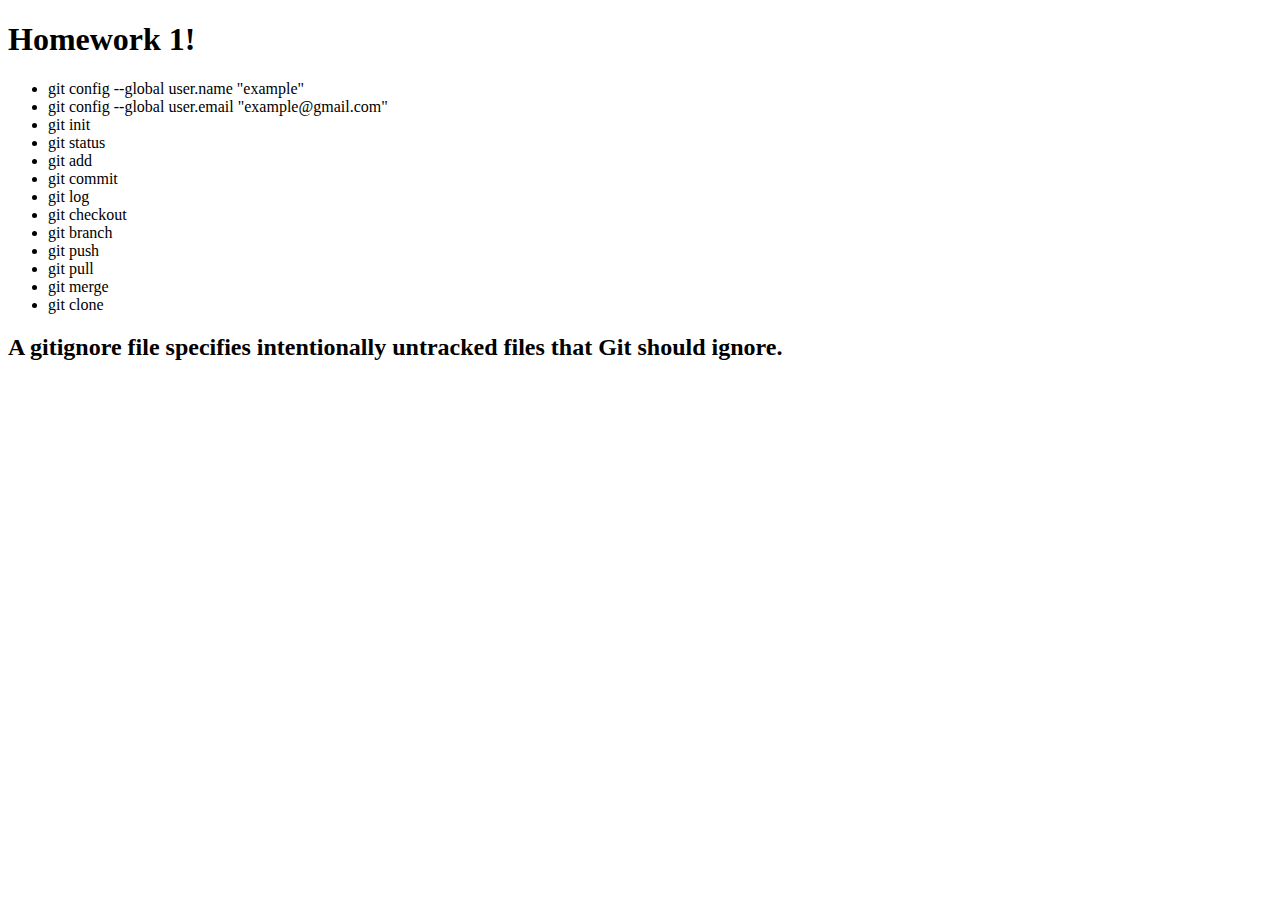
<file: homework1/index.html>
<!DOCTYPE html>
<html lang="en">
<head>
    <meta charset="UTF-8">
    <meta http-equiv="X-UA-Compatible" content="IE=edge">
    <meta name="viewport" content="width=device-width, initial-scale=1.0">
    <title>Cursor-basic-start</title>
</head>
<body>
    <h1>Homework 1!</h1>
    <ul>
        <li>git config --global user.name "example"</li>
        <li>git config --global user.email "example@gmail.com"</li>
        <li>git init</li>
        <li>git status</li>
        <li>git add</li>
        <li>git commit</li>
        <li>git log</li>
        <li>git checkout</li>
        <li>git branch</li>
        <li>git push</li>
        <li>git pull</li>
        <li>git merge</li>
        <li>git clone</li>
    </ul>
    <h2>A gitignore file specifies intentionally untracked files that Git should ignore.

    </h2>
</body>
</html>
</file>
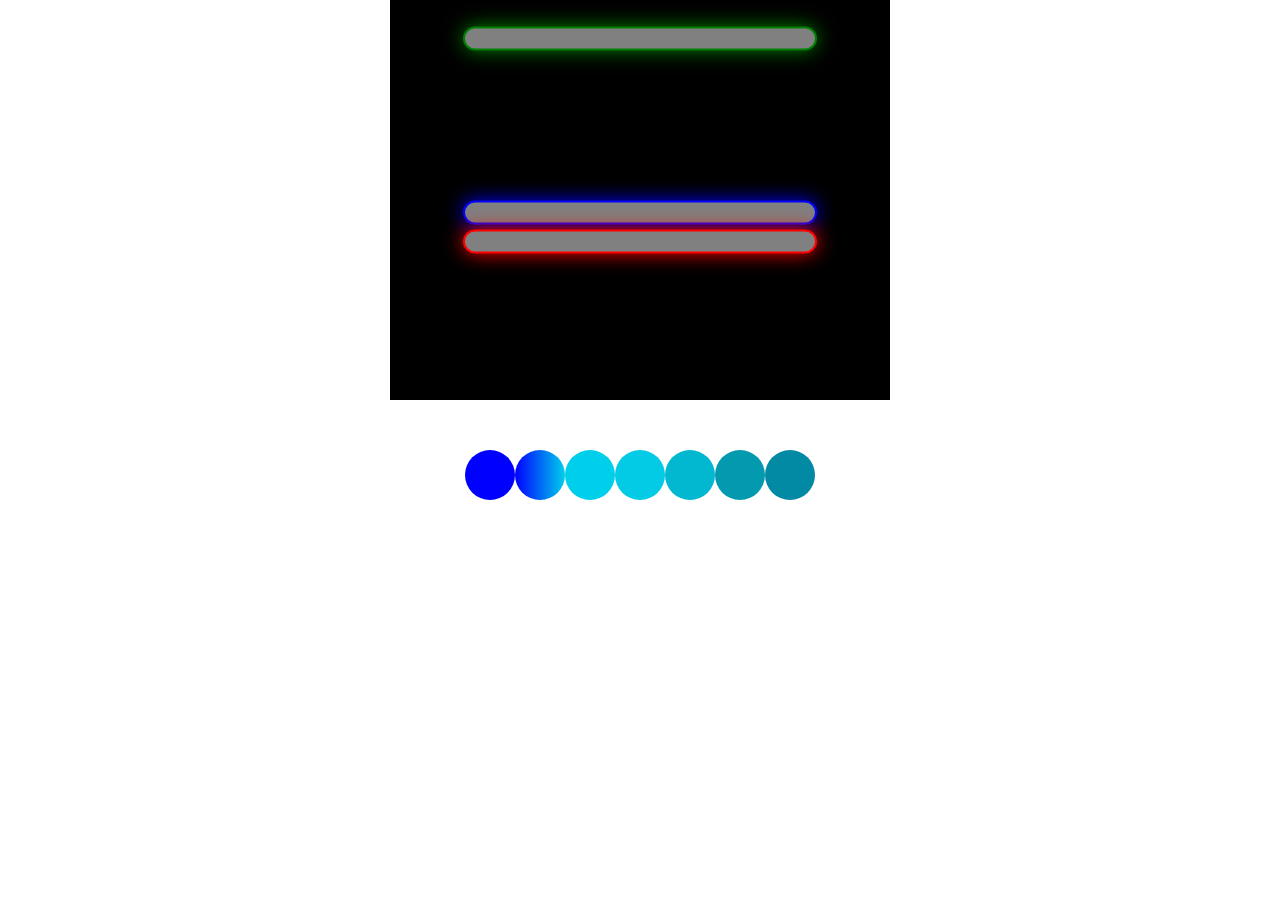
<file: homework10/index.html>
<!DOCTYPE html>
<html lang="en">
<head>
    <meta charset="UTF-8">
    <meta http-equiv="X-UA-Compatible" content="IE=edge">
    <meta name="viewport" content="width=device-width, initial-scale=1.0">
    <link rel="stylesheet" href="./css/reset.css">
    <link rel="stylesheet" href="./css/styles.css">
    <title>cursor-basic</title>
</head>
<body>
    <div class="box">
        <div class="actions">
            <div class="knife-green"></div>
            <div class="knife-blue"></div>
            <div class="knife-red"></div>
        </div>
    </div>
    <div class="newton">
        <div class="circle number1"></div>
        <div class="circle number2"></div>
        <div class="circle number3"></div>
        <div class="circle number4"></div>
        <div class="circle number5"></div>
        <div class="circle number6"></div>
        <div class="circle number7"></div>
    </div>
</body>
</html>
</file>
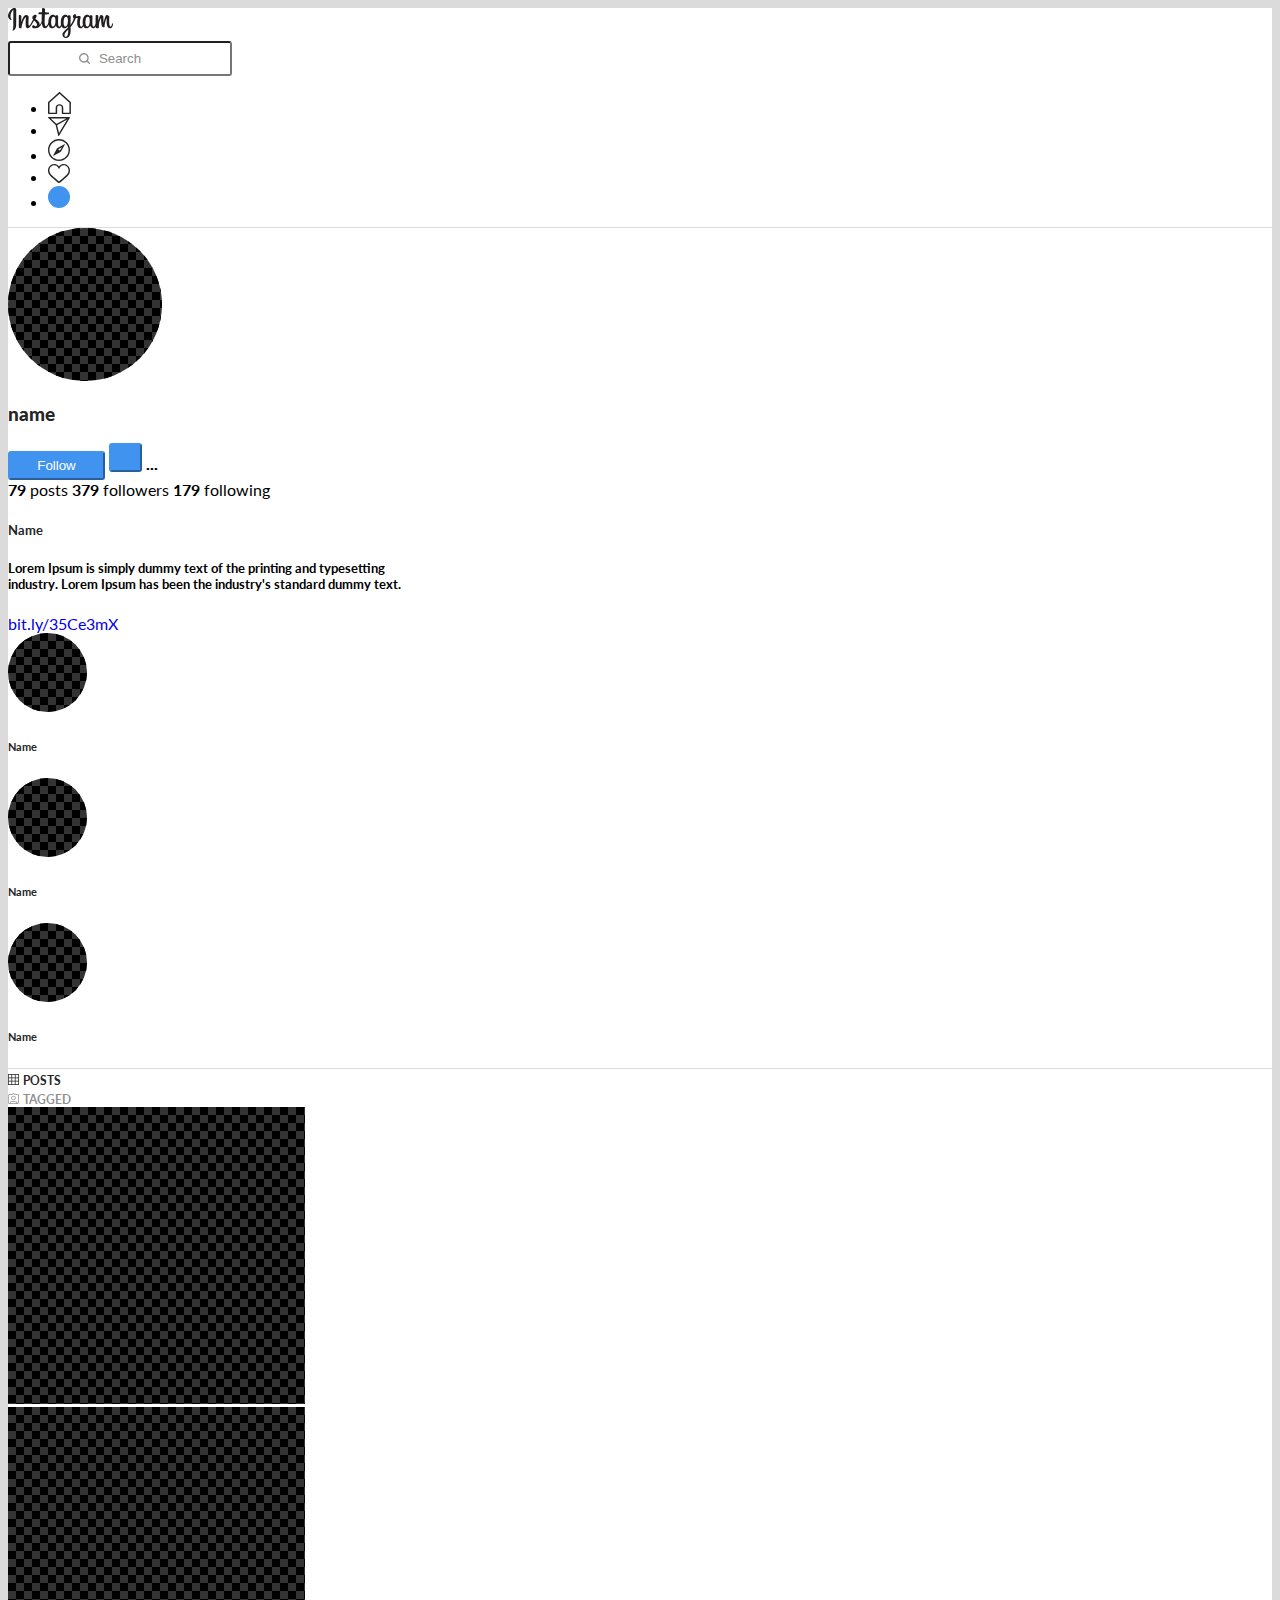
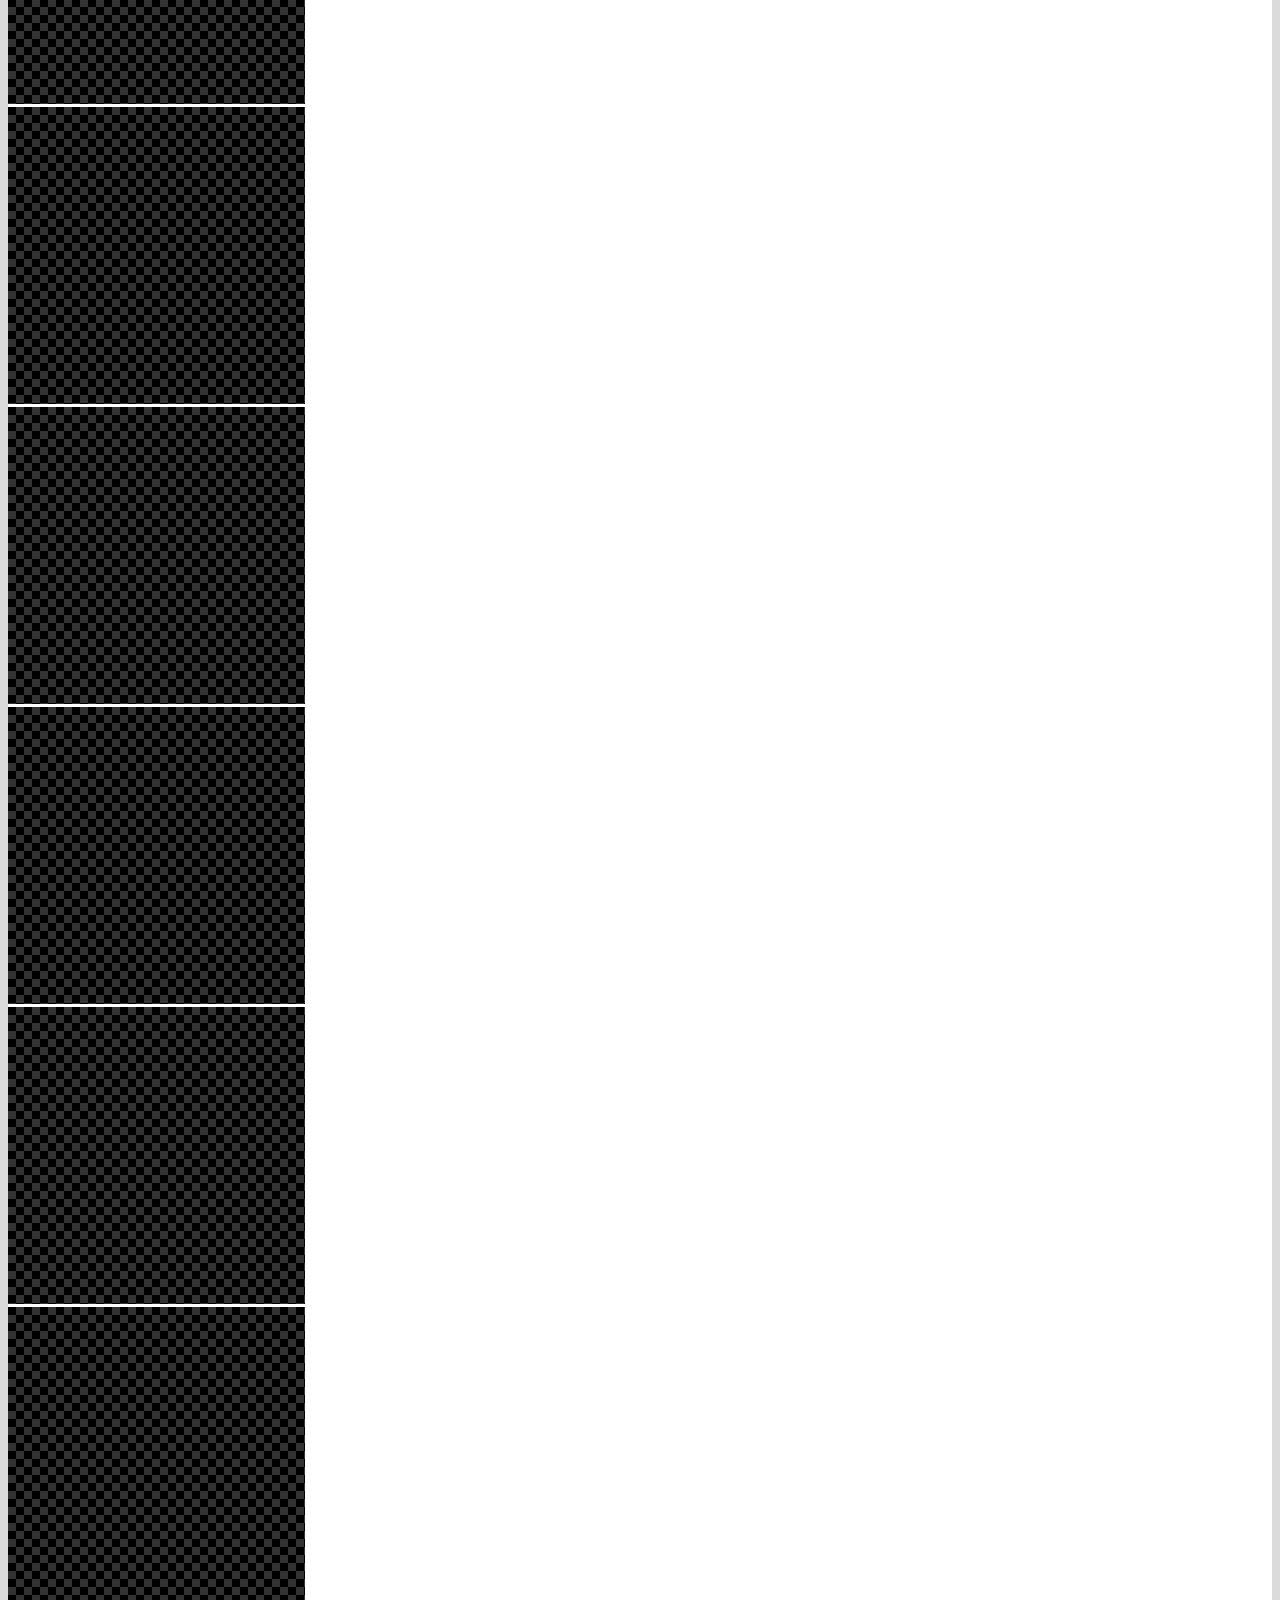
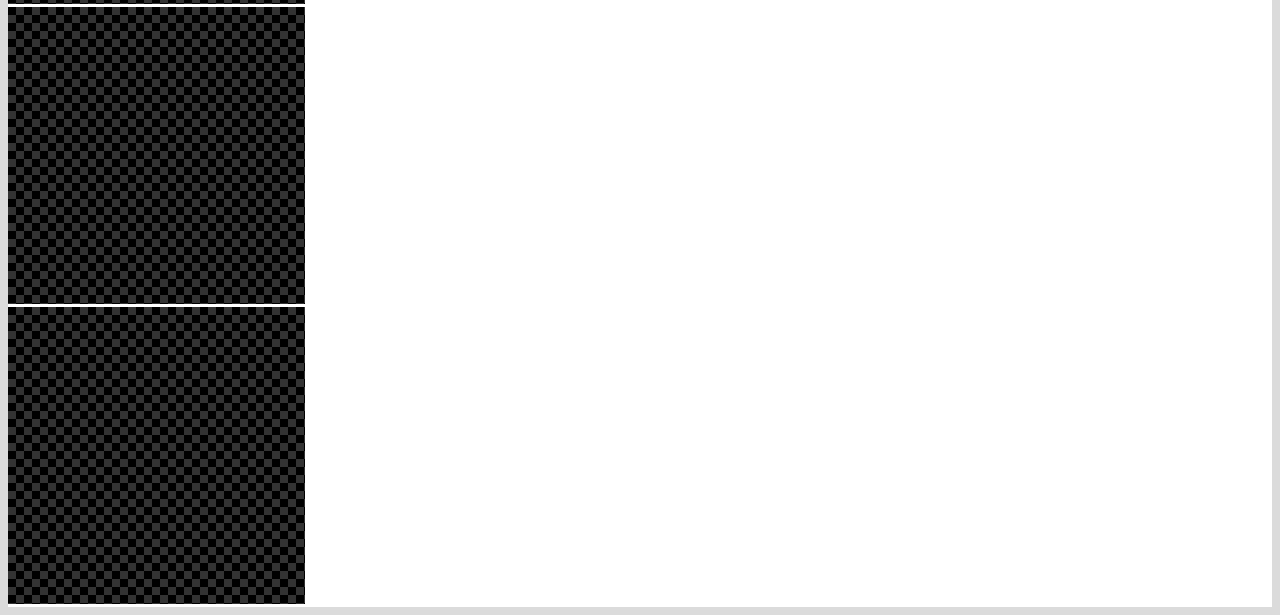
<file: homework11/index.html>
<!DOCTYPE html>
<html lang="en">
<head>
    <meta charset="UTF-8">
    <meta http-equiv="X-UA-Compatible" content="IE=edge">
    <meta name="viewport" content="width=device-width, initial-scale=1.0">
    <link href="https://cdn.jsdelivr.net/npm/bootstrap@5.3.0-alpha1/dist/css/bootstrap.min.css" rel="stylesheet" integrity="sha384-GLhlTQ8iRABdZLl6O3oVMWSktQOp6b7In1Zl3/Jr59b6EGGoI1aFkw7cmDA6j6gD" crossorigin="anonymous">
    <link rel="preconnect" href="https://fonts.googleapis.com">
    <link rel="preconnect" href="https://fonts.gstatic.com" crossorigin>
    <link href="https://fonts.googleapis.com/css2?family=Lato&display=swap" rel="stylesheet">
    <link rel="stylesheet" href="./css/styles.css">
    <title>cursor-basic</title>
</head>
<body>
    <header class="container-fluid text-center one">
    <div class="row align-items-center">
        <div class="col">
            <svg width="105" height="30" viewBox="0 0 105 30" fill="none" xmlns="http://www.w3.org/2000/svg">
            <path d="M5.40425 0.104265C3.25508 1.01099 0.892418 3.56935 0.14622 6.7831C-0.798811 10.8537 3.13384 12.5752 3.45639 12.0116C3.83603 11.3482 2.75173 11.1239 2.5285 9.01182C2.24006 6.28382 3.49934 3.2356 5.08435 1.89813C5.37897 1.64964 5.36483 1.99549 5.36483 2.63522C5.36483 3.77939 5.30209 14.0488 5.30209 16.1922C5.30209 19.0924 5.18315 20.0082 4.96947 20.9129C4.75296 21.83 4.40513 22.4496 4.66865 22.6885C4.96328 22.9555 6.22096 22.3204 6.94914 21.2969C7.82223 20.0694 8.12782 18.5952 8.18278 16.9943C8.24906 15.0645 8.24623 12.0022 8.24906 10.2555C8.25171 8.6535 8.27575 3.96255 8.22114 1.14253C8.20788 0.450827 6.30315 -0.27487 5.40425 0.104265ZM104.529 15.3398C104.217 15.3398 104.075 15.6634 103.957 16.2083C103.549 18.1027 103.12 18.5303 102.566 18.5303C101.948 18.5303 101.392 17.5922 101.25 15.7147C101.137 14.2384 101.155 11.5202 101.299 8.81655C101.328 8.26102 101.176 7.71136 99.6967 7.17007C99.0601 6.93707 98.1346 6.59442 97.6739 7.71457C96.3722 10.8792 95.8626 13.3918 95.7428 14.4121C95.7366 14.465 95.6725 14.4756 95.661 14.3523C95.5846 13.5349 95.4139 12.0493 95.3927 8.92851C95.3886 8.31958 95.2605 7.80125 94.5931 7.3769C94.1601 7.10136 92.8452 6.61454 92.3717 7.19392C91.9616 7.66775 91.4864 8.94293 90.9927 10.4545C90.5915 11.6829 90.3121 12.5139 90.3121 12.5139C90.3121 12.5139 90.3172 9.19907 90.3222 7.94169C90.3243 7.46733 90.0012 7.30909 89.9038 7.28061C89.4655 7.15245 88.6014 6.93832 88.2349 6.93832C87.7822 6.93832 87.6714 7.19303 87.6714 7.56416C87.6714 7.61275 87.6 11.9285 87.6 14.9463C87.6 15.0773 87.6002 15.2204 87.6007 15.3724C87.3505 16.7593 86.5389 18.6422 85.6562 18.6422C84.7725 18.6422 84.3558 17.8551 84.3558 14.2574C84.3558 12.1588 84.4184 11.246 84.4489 9.72826C84.4669 8.85393 84.5014 8.18234 84.4993 8.03016C84.4928 7.56291 83.6905 7.32742 83.3173 7.2402C82.9422 7.15263 82.6163 7.11845 82.3618 7.13305C82.0016 7.15352 81.7469 7.3915 81.7469 7.71884C81.7469 7.89434 81.7489 8.22791 81.7489 8.22791C81.2849 7.49367 80.5385 6.98264 80.0423 6.83454C78.705 6.43476 77.3097 6.78915 76.2572 8.27223C75.4207 9.45076 74.9164 10.7857 74.7179 12.7035C74.5728 14.1054 74.6202 15.5272 74.8781 16.7296C74.5665 18.0863 73.988 18.6422 73.3546 18.6422C72.435 18.6422 71.7683 17.1307 71.8457 14.5162C71.8968 12.7966 72.2385 11.5899 72.6119 9.84413C72.7712 9.09975 72.6418 8.71029 72.3173 8.33685C72.0197 7.9942 71.3857 7.81941 70.4739 8.03461C69.8245 8.18786 68.8959 8.35304 68.0467 8.47978C68.0467 8.47978 68.098 8.27384 68.14 7.91072C68.3609 6.0065 66.3063 6.161 65.6508 6.76922C65.2595 7.13233 64.9932 7.5606 64.8921 8.33062C64.7318 9.55239 65.7212 10.1289 65.7212 10.1289C65.3965 11.6259 64.6006 13.581 63.7791 14.9947C63.3391 15.7521 63.0022 16.3133 62.5678 16.9099C62.5661 16.6882 62.565 16.4664 62.5642 16.2446C62.5541 13.0978 62.5959 10.6211 62.6141 9.72843C62.6321 8.85411 62.6669 8.2005 62.6648 8.04831C62.66 7.70656 62.4619 7.57733 62.0497 7.4141C61.6853 7.26957 61.2544 7.16954 60.8074 7.13465C60.2434 7.09051 59.9034 7.39168 59.9124 7.74803C59.9142 7.81531 59.9142 8.22845 59.9142 8.22845C59.4502 7.4942 58.7039 6.98317 58.2076 6.83508C56.8703 6.4353 55.475 6.78969 54.4225 8.27277C53.5862 9.45129 53.0384 11.1051 52.8833 12.6893C52.7387 14.1657 52.7654 15.4205 52.9624 16.4774C52.7498 17.5358 52.1385 18.6426 51.4472 18.6426C50.5635 18.6426 50.0607 17.8555 50.0607 14.2578C50.0607 12.1592 50.1233 11.2466 50.1539 9.72861C50.1719 8.85429 50.2064 8.1827 50.2042 8.03051C50.1977 7.56327 49.3955 7.32778 49.0222 7.24056C48.6316 7.14942 48.2944 7.11614 48.0354 7.13536C47.6936 7.16099 47.4536 7.46893 47.4536 7.69872V8.22845C46.9897 7.4942 46.2433 6.98317 45.747 6.83508C44.4098 6.4353 43.0222 6.79538 41.9619 8.27277C41.2705 9.23609 40.7108 10.3041 40.4227 12.6682C40.3395 13.3514 40.3027 13.9913 40.3075 14.5892C40.0318 16.2873 38.8142 18.2444 37.8179 18.2444C37.235 18.2444 36.6799 17.1059 36.6799 14.6793C36.6799 11.4468 36.8787 6.84469 36.9121 6.40112C36.9121 6.40112 38.1707 6.37958 38.4144 6.37673C39.0424 6.36979 39.6109 6.38474 40.4469 6.34167C40.8663 6.32013 41.2704 4.8043 40.8375 4.61669C40.6415 4.53179 39.2548 4.45738 38.7053 4.44563C38.2431 4.43513 36.9563 4.33919 36.9563 4.33919C36.9563 4.33919 37.0717 1.28439 37.0988 0.961681C37.1216 0.692548 36.776 0.554244 36.5779 0.470051C36.0959 0.264997 35.665 0.166564 35.1541 0.0604777C34.4482 -0.0861925 34.1277 0.0572738 34.0654 0.657483C33.9712 1.56794 33.9224 4.23542 33.9224 4.23542C33.4042 4.23542 31.6348 4.13343 31.1166 4.13343C30.635 4.13343 30.1156 6.21867 30.7812 6.2443C31.547 6.27421 32.8815 6.30002 33.7663 6.32689C33.7663 6.32689 33.7269 11.005 33.7269 12.4493C33.7269 12.6029 33.7274 12.7508 33.7285 12.8945C33.2416 15.4505 31.5263 16.8313 31.5263 16.8313C31.8946 15.1403 31.1422 13.8704 29.7872 12.7955C29.2877 12.3993 28.3022 11.6496 27.1993 10.8277C27.1993 10.8277 27.8381 10.1937 28.4045 8.91801C28.8059 8.01449 28.8232 6.9805 27.8379 6.75249C26.2103 6.37567 24.868 7.57947 24.4676 8.86479C24.1575 9.86069 24.3229 10.5994 24.9305 11.3671C24.9749 11.4232 25.023 11.4803 25.0726 11.538C24.7052 12.2512 24.2004 13.2115 23.7729 13.9562C22.5861 16.0239 21.6898 17.6593 21.0122 17.6593C20.4707 17.6593 20.4781 15.9989 20.4781 14.4443C20.4781 13.1042 20.5764 11.0892 20.6548 9.00309C20.6808 8.31317 20.3381 7.92015 19.7639 7.56416C19.415 7.34789 18.6704 6.92265 18.2393 6.92265C17.5939 6.92265 15.7315 7.01112 13.9719 12.1373C13.7501 12.7834 13.3144 13.9607 13.3144 13.9607L13.3519 7.79627C13.3519 7.65173 13.2754 7.51183 13.1004 7.41624C12.8038 7.25426 12.0119 6.92265 11.3077 6.92265C10.9723 6.92265 10.8047 7.07982 10.8047 7.3931L10.7432 17.0376C10.7432 17.7704 10.7621 18.6253 10.8342 18.9991C10.9058 19.3736 11.0219 19.678 11.1658 19.8592C11.3093 20.04 11.4755 20.178 11.7494 20.2349C12.0043 20.2878 13.4 20.4683 13.4726 19.9311C13.5596 19.2873 13.5628 18.591 14.2957 15.994C15.4367 11.9507 16.9244 9.97799 17.6239 9.27739C17.746 9.15492 17.8857 9.14763 17.8789 9.34805C17.8492 10.2343 17.7443 12.4495 17.6734 14.3313C17.4839 19.3672 18.3936 20.3006 19.6935 20.3006C20.6881 20.3006 22.09 19.3053 23.5928 16.7862C24.5295 15.2163 25.4392 13.677 26.093 12.5675C26.5484 12.9922 27.0594 13.4491 27.5703 13.9374C28.7573 15.0719 29.147 16.1501 28.8885 17.1728C28.6907 17.9548 27.9459 18.7606 26.6203 17.9774C26.234 17.749 26.0689 17.5724 25.6806 17.3147C25.4719 17.1764 25.1534 17.1349 24.9623 17.28C24.4659 17.6568 24.182 18.1363 24.02 18.7298C23.8623 19.3072 24.4365 19.6125 25.0318 19.8795C25.5443 20.1093 26.646 20.3175 27.3485 20.3412C30.0857 20.4334 32.2787 19.0101 33.805 15.3387C34.0784 18.5094 35.2412 20.3036 37.2619 20.3036C38.6127 20.3036 39.9671 18.5452 40.5593 16.8152C40.7294 17.5205 40.981 18.1335 41.3061 18.6522C42.863 21.1365 45.8833 20.6018 47.4004 18.4923C47.8693 17.8405 47.9409 17.6061 47.9409 17.6061C48.1622 19.5981 49.755 20.2942 50.6669 20.2942C51.6883 20.2942 52.7429 19.8079 53.4821 18.1321C53.5668 18.3109 53.6617 18.4846 53.7664 18.6524C55.3233 21.1367 58.3437 20.602 59.8608 18.4925C59.9322 18.3934 59.9944 18.3037 60.0485 18.223L60.093 19.5317L58.6964 20.8218C56.3552 22.9829 54.5764 24.6221 54.4456 26.5309C54.2793 28.9648 56.2381 29.8694 57.7222 29.988C59.2956 30.1138 60.6454 29.2377 61.4739 28.0115C62.203 26.9325 62.68 24.6098 62.6452 22.3156C62.6312 21.3969 62.6082 20.2289 62.59 18.9768C63.4119 18.0157 64.338 16.8006 65.1904 15.3788C66.1197 13.829 67.1155 11.748 67.6252 10.1284C67.6252 10.1284 68.4903 10.1359 69.4136 10.075C69.709 10.0556 69.7936 10.1161 69.7392 10.3343C69.6732 10.5976 68.5727 14.8729 69.5771 17.7209C70.2646 19.6705 71.8145 20.2978 72.7333 20.2978C73.809 20.2978 74.8378 19.4797 75.3892 18.2649C75.4557 18.4003 75.5253 18.5313 75.6009 18.6524C77.1579 21.1367 80.1676 20.5989 81.6953 18.4925C82.04 18.0173 82.2358 17.6063 82.2358 17.6063C82.5636 19.6678 84.1555 20.3047 85.0673 20.3047C86.0171 20.3047 86.9185 19.9126 87.6497 18.1698C87.6803 18.9373 87.7283 19.5646 87.8043 19.7624C87.8506 19.8834 88.1205 20.0352 88.3169 20.1086C89.1857 20.4329 90.0719 20.2796 90.3998 20.2129C90.6269 20.1666 90.804 19.9831 90.8282 19.5092C90.8916 18.265 90.8528 16.1746 91.2273 14.6209C91.8559 12.0136 92.4424 11.002 92.7206 10.5015C92.8763 10.221 93.0519 10.1747 93.0583 10.4716C93.0712 11.0723 93.1009 12.8365 93.3446 15.2067C93.5235 16.9498 93.7623 17.9802 93.9459 18.3063C94.4699 19.2387 95.1172 19.2828 95.6442 19.2828C95.9793 19.2828 96.6806 19.1897 96.6179 18.5963C96.5873 18.307 96.6408 16.5194 97.2607 13.9507C97.6654 12.2733 98.3402 10.7578 98.5836 10.2035C98.6733 9.99917 98.7151 10.1603 98.7136 10.1916C98.6624 11.3468 98.5473 15.1253 99.0146 17.1919C99.6481 19.9916 101.48 20.3047 102.119 20.3047C103.482 20.3047 104.597 19.2604 104.973 16.5125C105.064 15.8505 104.93 15.3398 104.529 15.3398ZM47.4257 13.641C47.3476 15.0952 47.0659 16.311 46.6138 17.194C45.7958 18.7923 44.1774 19.299 43.4639 16.9897C42.9494 15.3245 43.1245 13.0538 43.3386 11.8274C43.6562 10.007 44.4515 8.71652 45.6931 8.8388C46.9685 8.96447 47.5885 10.615 47.4257 13.641ZM59.8861 13.662C59.8133 15.0353 59.4598 16.4147 59.0741 17.1942C58.2781 18.8035 56.6139 19.3065 55.9243 16.9899C55.4527 15.4069 55.5657 13.3583 55.799 12.0677C56.1017 10.3927 56.8355 8.83898 58.1535 8.83898C59.4349 8.8388 60.0667 10.2546 59.8861 13.662ZM60.2113 23.0309C60.194 25.5361 59.8027 27.7326 58.9631 28.3705C57.7724 29.2751 56.172 28.5966 56.5034 26.7685C56.7966 25.1509 58.1834 23.4989 60.2148 21.4804C60.2146 21.4804 60.2189 21.9407 60.2113 23.0309ZM81.7209 13.6766C81.6516 15.1842 81.3203 16.3628 80.909 17.194C80.1128 18.8033 78.4604 19.3029 77.7591 16.9897C77.3768 15.7287 77.359 13.6227 77.6338 11.863C77.9136 10.0705 78.6948 8.71652 79.9883 8.8388C81.2642 8.9593 81.8614 10.615 81.7209 13.6766Z" fill="#221F20"/>
            </svg>
        </div>
        <div class="col d-flex justify-content-center">
            <input type="text" class="form-control text" placeholder="Search" aria-label="Search">
        </div>
        <div class="col">
            <ul class="nav justify-content-center list-one">
                <li class="nav-item">
                <a class="nav-link active" aria-current="page" href="#">
                    <svg width="23" height="22" viewBox="0 0 23 22" fill="none" xmlns="http://www.w3.org/2000/svg">
                        <path d="M22.1768 22H14.5175C14.1171 22 13.7666 21.6795 13.7666 21.3132V15.6816C13.7666 14.4912 12.7654 13.5754 11.4638 13.5754C10.1623 13.5754 9.16106 14.4912 9.16106 15.6816V21.3132C9.16106 21.6795 8.81064 22 8.41016 22H0.750907C0.350423 22 0 21.6795 0 21.3132V10.5536C0 10.3704 0.100121 10.1873 0.200242 10.0499L10.9632 0.206035C11.2636 -0.0686785 11.7141 -0.0686785 12.0145 0.206035L22.7775 10.0499C22.9778 10.2331 23.0779 10.5536 22.9277 10.7825C22.9277 10.8283 22.8776 10.8283 22.8776 10.8741V21.3132C22.9277 21.6795 22.5773 22 22.1768 22ZM15.2684 20.6264H21.4259V10.7367L11.5139 1.67118L1.50181 10.8283V20.6264H7.65925V15.6816C7.65925 13.7128 9.31125 12.2019 11.4638 12.2019C13.6164 12.2019 15.2684 13.7128 15.2684 15.6816V20.6264Z" fill="#262626"/>
                        </svg>
                </a>
                </li>
                <li class="nav-item">
                <a class="nav-link active" aria-current="page" href="#">
                    <svg width="22" height="19" viewBox="0 0 22 19" fill="none" xmlns="http://www.w3.org/2000/svg">
                        <path d="M21.5131 0H0.460947C0.0399037 0 -0.147226 0.509019 0.133469 0.786666L7.61868 8.09803L10.1917 18.6486C10.2853 19.0651 10.8467 19.1113 11.0338 18.7874L21.9341 0.694117C22.1213 0.370196 21.8874 0 21.5131 0ZM2.75329 1.38823H18.4254L8.69468 6.7098C8.50755 6.80234 8.27363 6.75607 8.13329 6.61725L2.75329 1.38823ZM11.0338 16.1035L9.1625 8.42195C9.11572 8.23685 9.20928 8.00548 9.39641 7.91293L19.174 2.54509L11.0338 16.1035Z" fill="#262626"/>
                        </svg>
                </a>
                </li>
                <li class="nav-item">
                <a class="nav-link active" aria-current="page" href="#">
                    <svg width="22" height="22" viewBox="0 0 22 22" fill="none" xmlns="http://www.w3.org/2000/svg">
                        <path fill-rule="evenodd" clip-rule="evenodd" d="M11 0C17.0851 0 22 4.91489 22 11C22 17.0851 17.0851 22 11 22C4.91489 22 0 17.0851 0 11C0 4.91489 4.91489 0 11 0ZM11 20.5957C16.2894 20.5957 20.5957 16.2894 20.5957 11C20.5957 5.71064 16.2894 1.40426 11 1.40426C5.71064 1.40426 1.40426 5.71064 1.40426 11C1.40426 16.2894 5.71064 20.5957 11 20.5957ZM8.94043 9.50213C9.08085 9.26808 9.26808 9.08085 9.50213 8.94043L16.4298 5.14894C16.5702 5.10213 16.7106 5.10213 16.8043 5.19574C16.8979 5.28936 16.9447 5.42979 16.8511 5.57021L13.0596 12.4979C12.9191 12.7319 12.7319 12.9191 12.4979 13.0596L5.57021 16.8511C5.42979 16.8979 5.28936 16.8979 5.19574 16.8043C5.10213 16.7106 5.05532 16.5702 5.14894 16.4298L8.94043 9.50213ZM11.8426 11.8426L13.8553 8.19149L10.2043 10.2043L11.8426 11.8426Z" fill="#262626"/>
                        </svg>
                </a>
                </li>
                <li class="nav-item">
                <a class="nav-link active" aria-current="page" href="#">
                    <svg width="22" height="19" viewBox="0 0 22 19" fill="none" xmlns="http://www.w3.org/2000/svg">
                        <path fill-rule="evenodd" clip-rule="evenodd" d="M15.8213 0C12.4979 0 11 2.4561 11 2.4561C11 2.4561 9.50213 0 6.17872 0C2.7617 0 0 2.96585 0 6.62683C0 10.2878 2.85532 12.3732 5.71064 14.8756C10.017 18.6756 10.2979 19 11 19C11.7021 19 11.983 18.6756 16.2894 14.8756C19.1915 12.3268 22 10.2415 22 6.62683C22 2.96585 19.2383 0 15.8213 0ZM15.3532 13.8098C12.8255 16.0341 11.4681 17.2854 11 17.5634C10.5319 17.239 8.84681 15.7561 6.64681 13.8098C4.07234 11.539 1.40426 9.63902 1.40426 6.58049C1.40426 3.70732 3.55745 1.3439 6.17872 1.3439C8.09787 1.3439 9.12766 2.27073 9.8766 3.29024C11.5617 5.65366 10.4383 5.65366 12.1234 3.29024C12.8723 2.27073 13.9021 1.3439 15.8213 1.3439C18.4426 1.3439 20.5957 3.70732 20.5957 6.58049C20.5957 9.68537 17.9277 11.5854 15.3532 13.8098Z" fill="#262626"/>
                        </svg>
                </a>
                </li>
                <li class="nav-item">
                <a class="nav-link active" aria-current="page" href="#">
                    <svg width="22" height="22" viewBox="0 0 22 22" fill="none" xmlns="http://www.w3.org/2000/svg">
                        <circle cx="11" cy="11" r="11" fill="#4094EF"/>
                        </svg>
                </a>
                </li>
            </ul>
        </div>
        <div class="one-line"></div>
    </div>
    </header>
    <main class="container-fluid two">
        <div class="row flex-column flex-lg-row align-items-center">
            <div class="col-sm-8 col-lg-4 my-3 d-flex justify-content-center align-items-center">
                <img src="./images/circle-big.svg" alt="main photo">
            </div>
            <div class="col-sm-8 col-lg-8 d-flex d-lg-block flex-column justify-content-center align-items-center">
                <div class="row my-3">
                    <div class="col-8 d-flex gap-3">
                    <h3 class="name1">name</h3>
                    <button type="button" class="btn btn-primary btn-follow">Follow</button>
                    <button type="button" class="btn btn-outline-secondary dropdown-toggle dropdown-toggle-split btn-false" data-bs-toggle="dropdown" aria-expanded="false"></button>
                    <span class="dots">...</span>
                    </div>
                </div>
                <div class="row">
                    <div class="col d-flex gap-4">
                        <span><b>79</b> posts</span>
                        <span><b>379</b> followers</span>
                        <span><b>179</b> following</span>
                    </div>
                </div>
                <div class="row my-3 text-center text-lg-start">
                    <h5 class="name2">Name</h5>
                    <h5>Lorem Ipsum is simply dummy text of the printing and typesetting <br> industry. Lorem Ipsum has been the industry's standard dummy text.</h5>
                    <a class="insta-link" href="#">bit.ly/35Ce3mX</a>
                </div>
            </div>
        </div>
        <div class="row">
            <div class="col-12 col-sm-12 col-lg-6 d-flex justify-content-center gap-2 gap-sm-4 gap-lg-5 align-items-center text-center my-3">
                <div><img src="./images/circle-small.svg" alt="selected stories"><h6 class="name2 mt-2">Name</h6></div>
                <div><img src="./images/circle-small.svg" alt="selected stories"><h6 class="name2 mt-2">Name</h6></div>
                <div><img src="./images/circle-small.svg" alt="selected stories"><h6 class="name2 mt-2">Name</h6></div>
            </div>
            <div class="col"></div>
        </div>
        <div class="row justify-content-center gap-3">
            <div class="one-line"></div>
            <div class="col-3 col-md-2 col-lg-2 d-flex align-items-center">
                <img src="./images/posts.svg" alt="All posts">
                <span class="post ms-1">POSTS</span>
            </div>
            <div class="col-3 col-md-2 col-lg-2 d-flex align-items-center">
                <img src="./images/tagged.svg" alt="Tagged posts">
                <span class="tagg ms-1">TAGGED</span>
            </div>
        </div>
        <div class="row my-3 justify-content-center align-items-center row-gap-4 column-gap-5">
            <div class="col-12 col-sm-6 col-md-4 col-lg-3">
                <img src="./images/box.svg" alt="Photo feed">
            </div>
            <div class="col-12 col-sm-6 col-md-4 col-lg-3">
                <img src="./images/box.svg" alt="Photo feed">
            </div>
            <div class="col-12 col-sm-6 col-md-4 col-lg-3">
                <img src="./images/box.svg" alt="Photo feed">
            </div>
            <div class="col-12 col-sm-6 col-md-4 col-lg-3">
                <img src="./images/box.svg" alt="Photo feed">
            </div>
            <div class="col-12 col-sm-6 col-md-4 col-lg-3">
                <img src="./images/box.svg" alt="Photo feed">
            </div>
            <div class="col-12 col-sm-6 col-md-4 col-lg-3">
                <img src="./images/box.svg" alt="Photo feed">
            </div>
            <div class="col-12 col-sm-6 col-md-4 col-lg-3">
                <img src="./images/box.svg" alt="Photo feed">
            </div>
            <div class="col-12 col-sm-6 col-md-4 col-lg-3">
                <img src="./images/box.svg" alt="Photo feed">
            </div>
            <div class="col-12 col-sm-6 col-md-4 col-lg-3">
                <img src="./images/box.svg" alt="Photo feed">
            </div>
        </div>
    </main>
    <script src="https://cdn.jsdelivr.net/npm/bootstrap@5.3.0-alpha1/dist/js/bootstrap.bundle.min.js" integrity="sha384-w76AqPfDkMBDXo30jS1Sgez6pr3x5MlQ1ZAGC+nuZB+EYdgRZgiwxhTBTkF7CXvN" crossorigin="anonymous"></script>
</body>
</html>
</file>
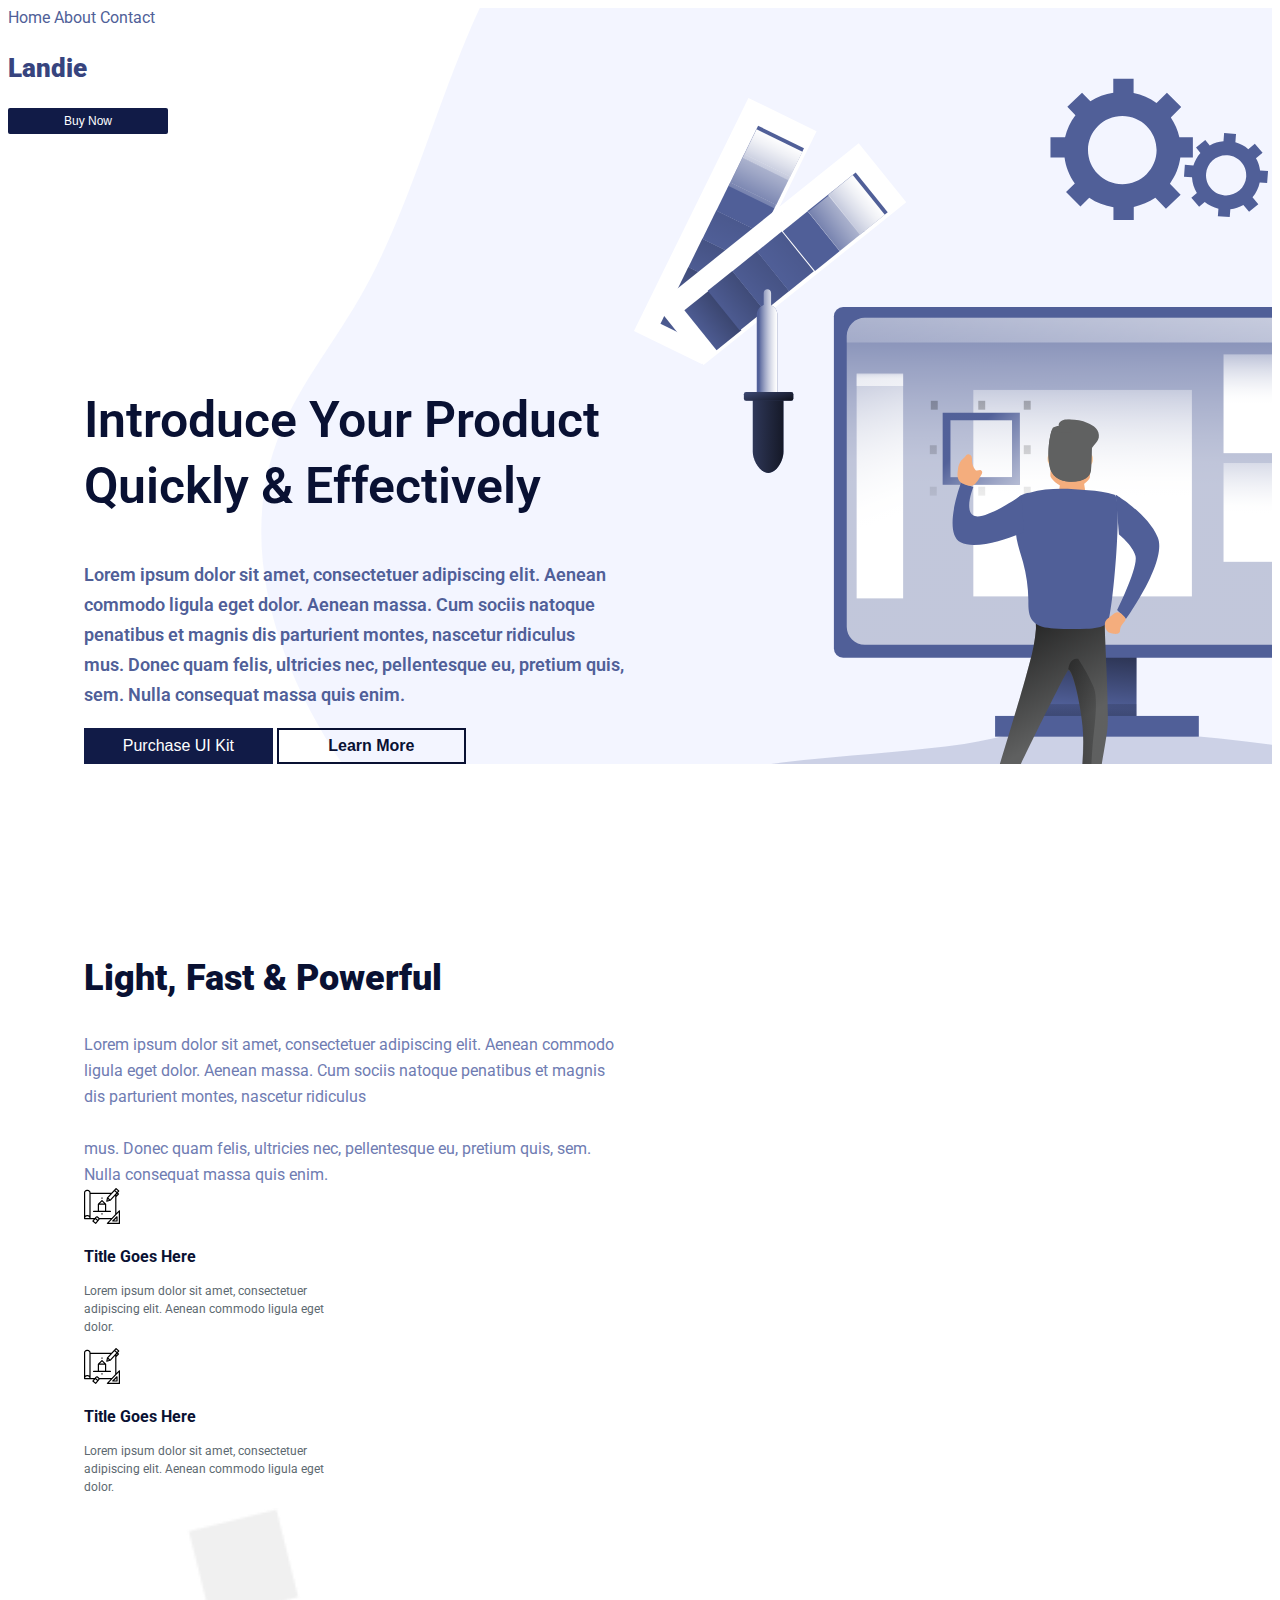
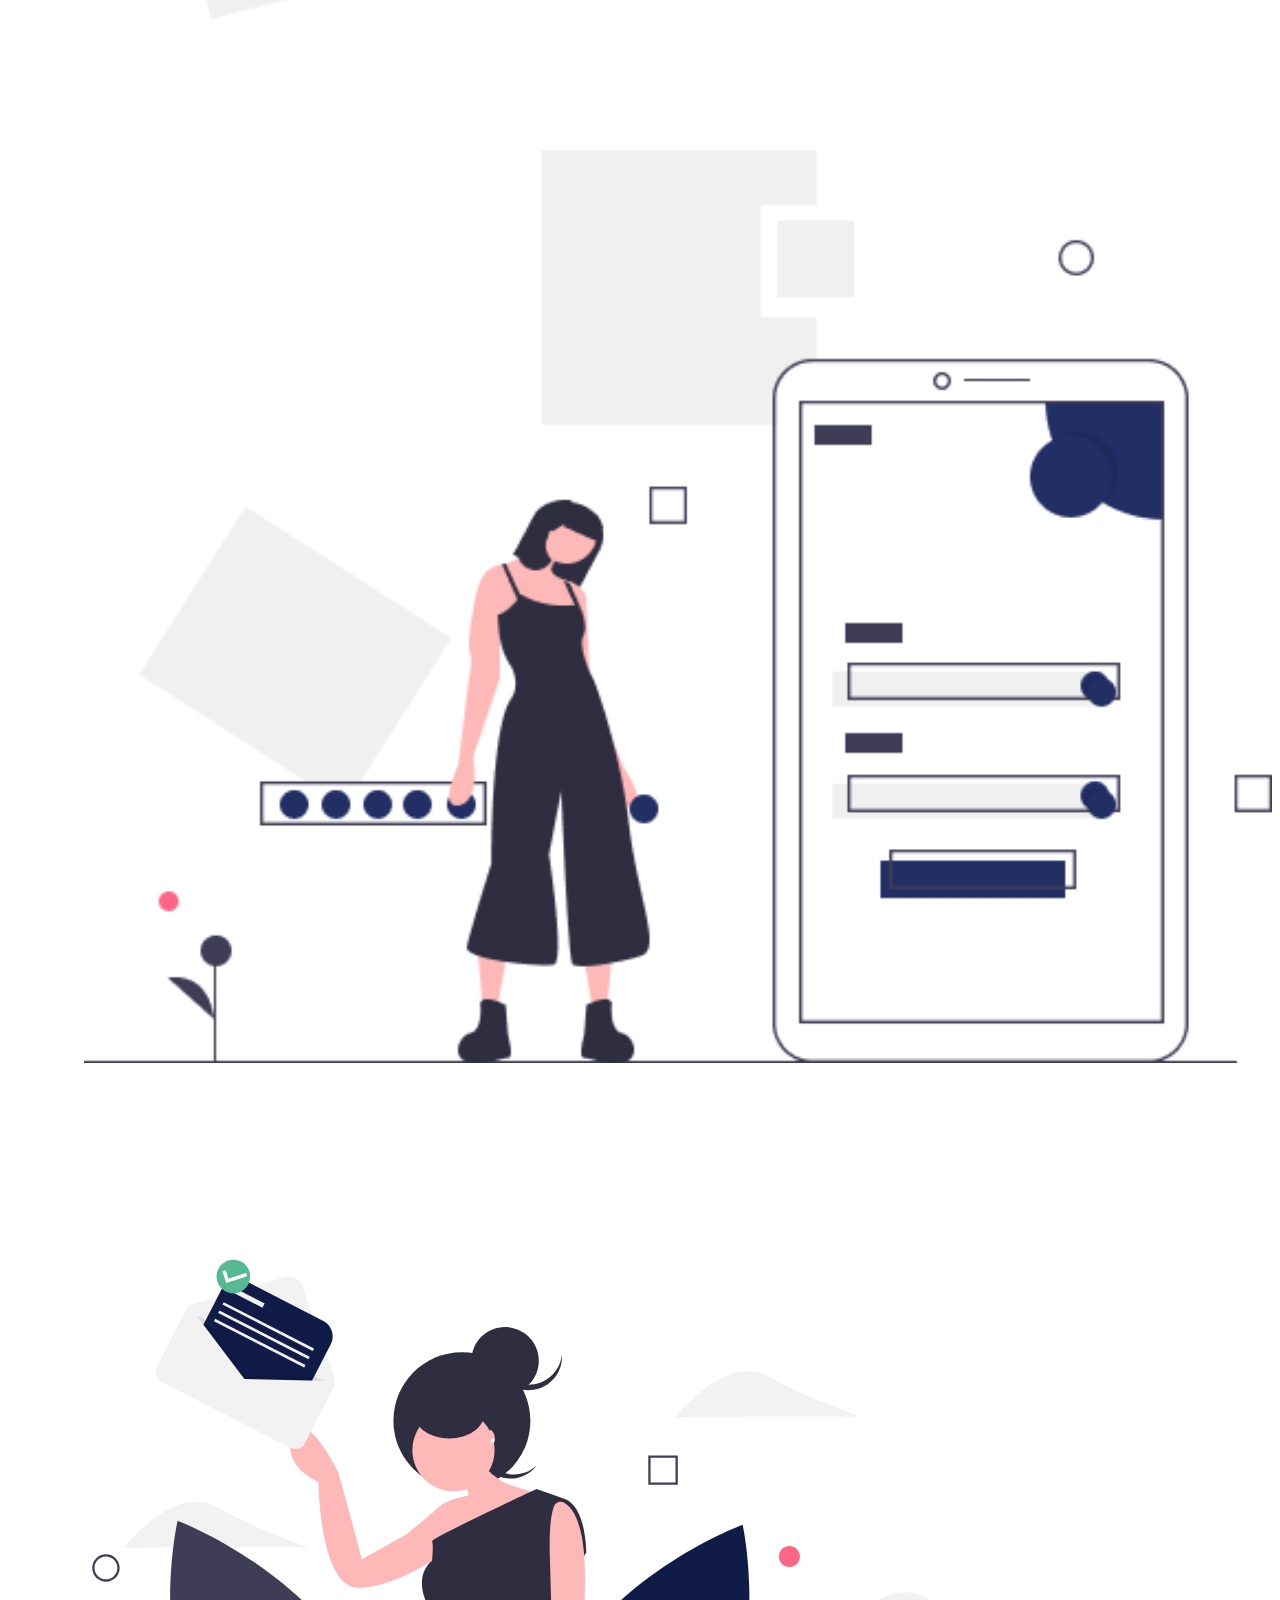
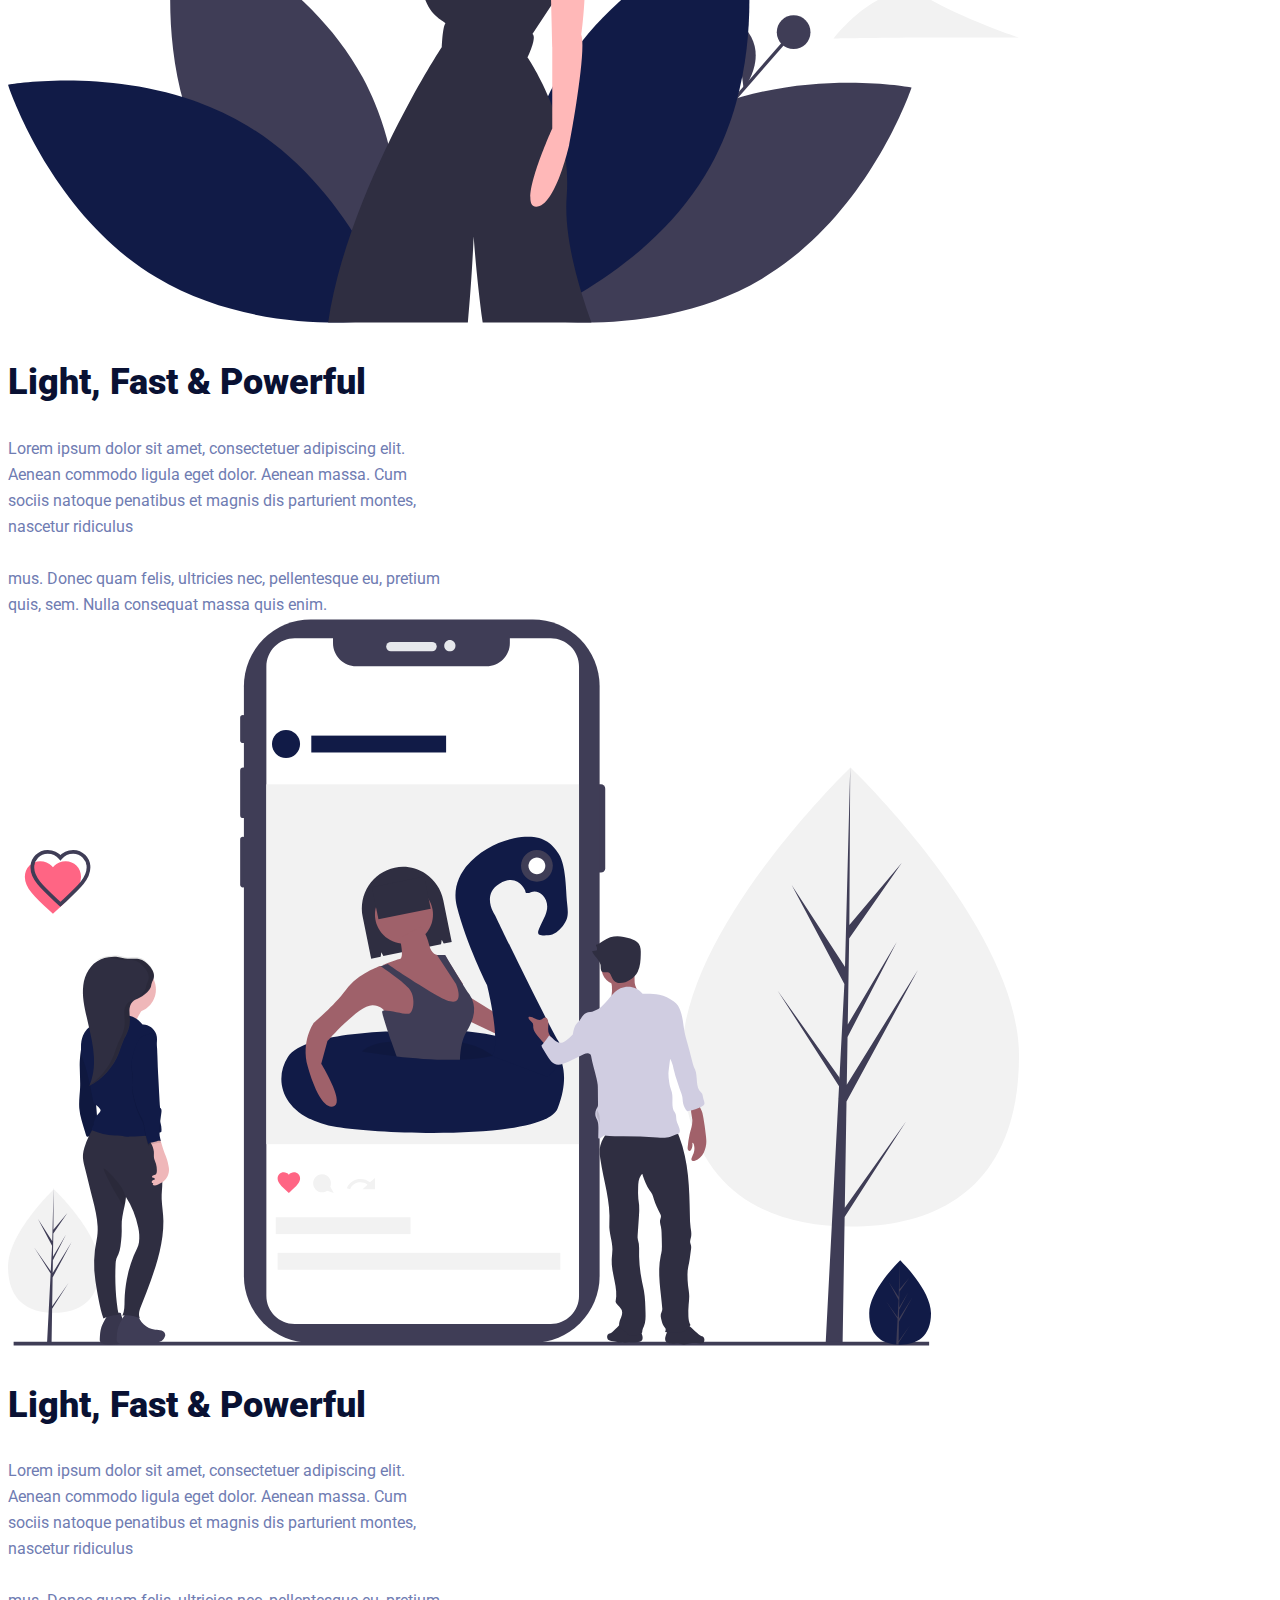
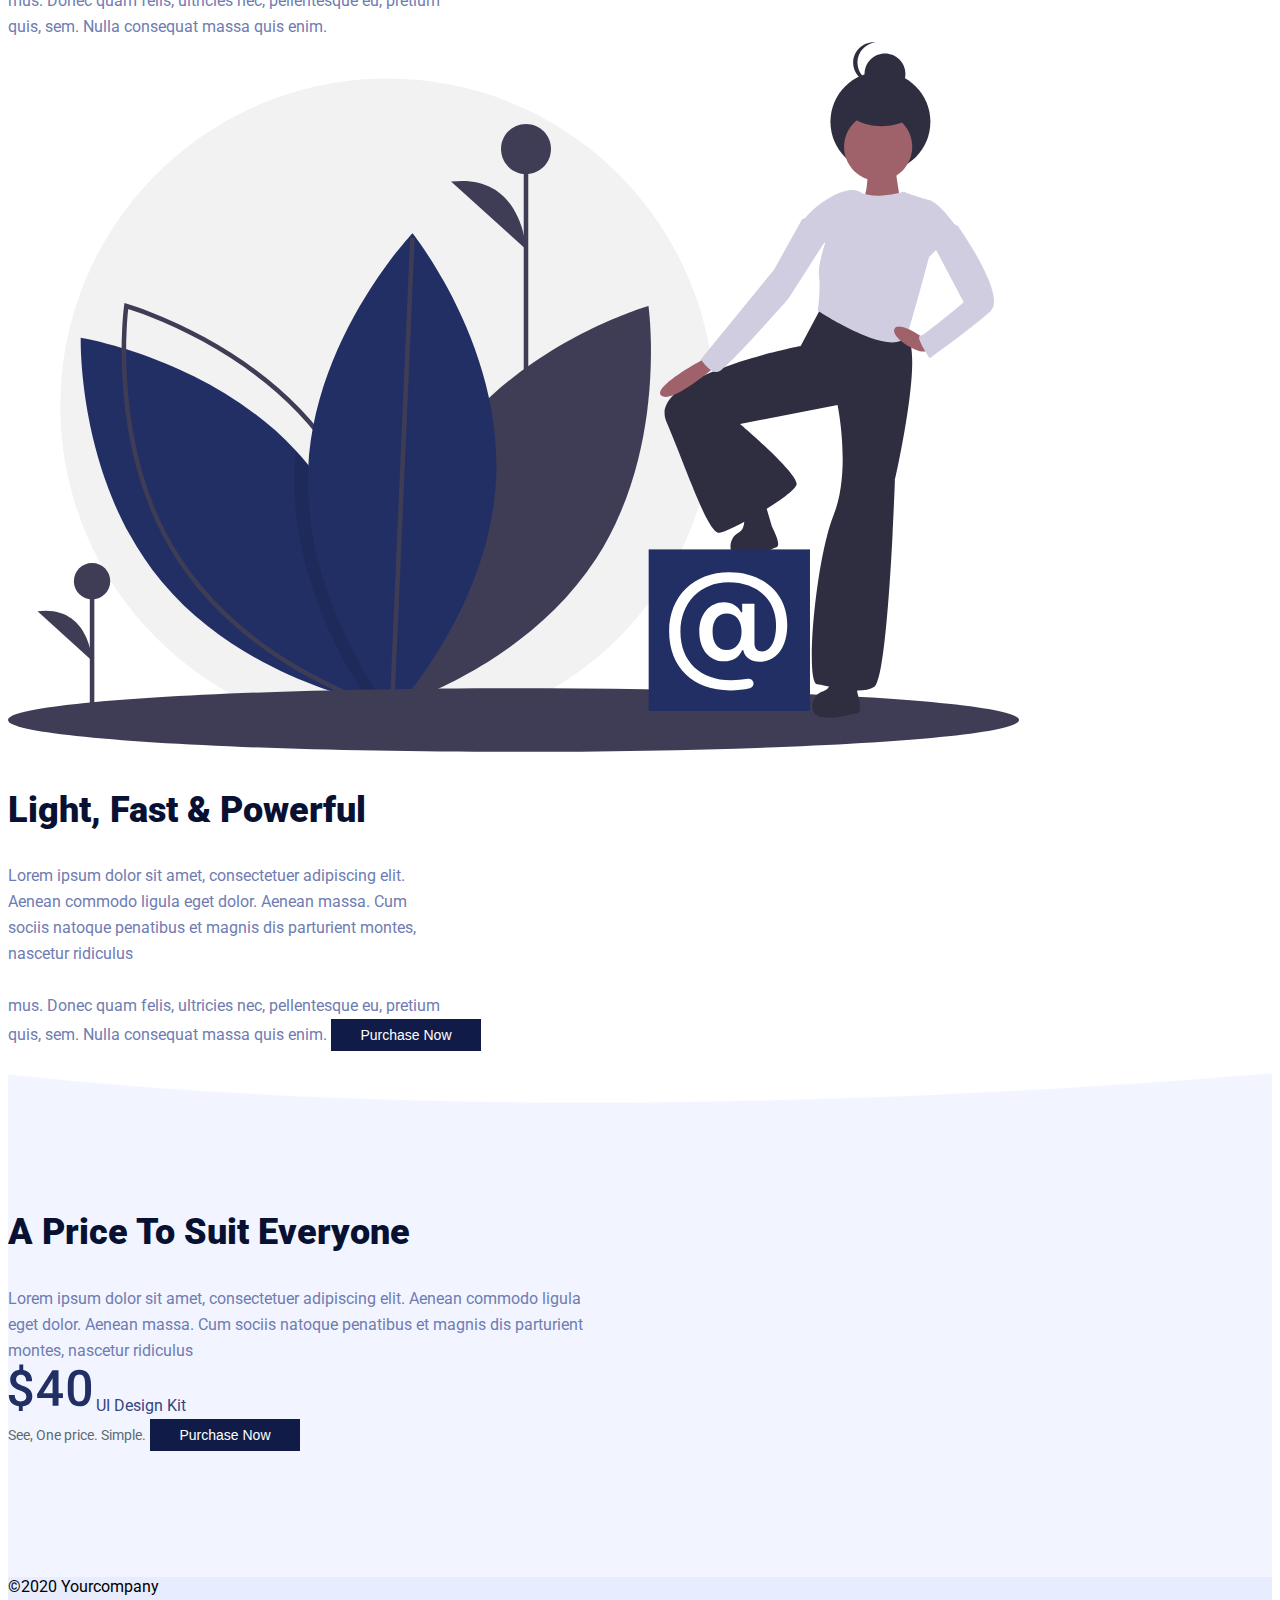
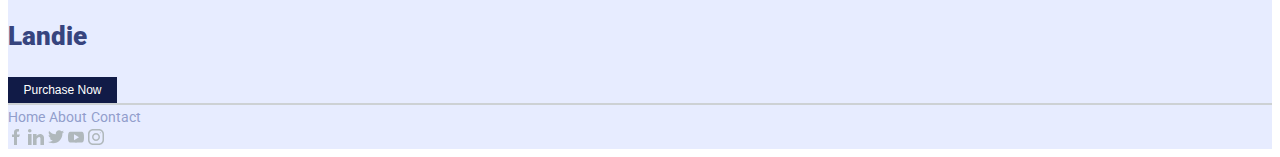
<file: homework12/index.html>
<!DOCTYPE html>
<html lang="en">
<head>
    <meta charset="UTF-8">
    <meta http-equiv="X-UA-Compatible" content="IE=edge">
    <meta name="viewport" content="width=device-width, initial-scale=1.0">
    <link rel="preconnect" href="https://fonts.googleapis.com">
    <link rel="preconnect" href="https://fonts.gstatic.com" crossorigin>
    <link href="https://fonts.googleapis.com/css2?family=Roboto:wght@300&display=swap" rel="stylesheet">
    <link href="https://cdn.jsdelivr.net/npm/bootstrap@5.3.0-alpha1/dist/css/bootstrap.min.css" rel="stylesheet" integrity="sha384-GLhlTQ8iRABdZLl6O3oVMWSktQOp6b7In1Zl3/Jr59b6EGGoI1aFkw7cmDA6j6gD" crossorigin="anonymous">
    <link rel="stylesheet" href="./css/style.css">
    <title>preprocessors</title>
</head>
<body>
    <header class="container-fluid one">
        <div class="row my-2 align-items-center justify-content-center">
            <div class="col d-flex gap-5 justify-content-center head-col-1">
                <a href="#">Home</a>
                <a href="#">About</a>
                <a href="#">Contact</a>
            </div>
            <div class="col d-flex justify-content-center">
                <h2 class="title">Landie</h2>
            </div>
            <div class="col d-flex justify-content-center">
                <button class="btn-1">Buy Now</button>
            </div>
        </div>
        <div class="row pb-lg-5 box-1">
            <div class="col d-flex flex-column gap-5">
            <h2 class="text">Introduce Your Product <br> Quickly & Effectively</h2>
            <p class="text-2">Lorem ipsum dolor sit amet, consectetuer adipiscing elit. Aenean <br> commodo ligula eget dolor. Aenean massa. Cum sociis natoque <br> penatibus et magnis dis parturient montes, nascetur ridiculus <br> mus. Donec quam felis, ultricies nec, pellentesque eu, pretium quis, <br> sem. Nulla consequat massa quis enim.</p>
            <div class="buttons mb-lg-5 d-flex gap-3 flex-wrap">
            <button class="btn-2">Purchase UI Kit</button>
            <button class="btn-3">Learn More</button>
            </div>
            </div>
        </div>
    </header>
    <main class="container-fluid">
        <div class="row flex-column flex-lg-row align-items-center box-2">
            <div class="col-6 order-2 order-lg-1">
                <div class="row mt-5">
                    <h2 class="title-2">Light, Fast & Powerful</h2>
                    <span class="text-form">Lorem ipsum dolor sit amet, consectetuer adipiscing elit. Aenean commodo <br> ligula eget dolor. Aenean massa. Cum sociis natoque penatibus et magnis <br> dis parturient montes, nascetur ridiculus <br> <br>
                        mus. Donec quam felis, ultricies nec, pellentesque eu, pretium quis, sem. <br> Nulla consequat massa quis enim.</span>
                </div>
                <div class="row mt-5">
                    <div class="col d-flex flex-column gap-2">
                    <svg width="36" height="36" viewBox="0 0 36 36" fill="none" xmlns="http://www.w3.org/2000/svg">
                        <path fill-rule="evenodd" clip-rule="evenodd" d="M35.6226 22.2396C35.3938 22.1487 35.1326 22.2056 34.9626 22.3835L32.4001 25.0769V9.07898H32.4031L34.8481 6.43916C35.073 6.19611 35.0582 5.81629 34.8148 5.59136L34.8143 5.59081L33.9343 4.77184L35.1571 3.45193C35.3817 3.2086 35.3666 2.82905 35.1233 2.6044L32.4833 0.15957C32.2402 -0.0653583 31.8606 -0.0508025 31.6357 0.192527L27.3697 4.79848H6.60004C6.59811 3.14241 5.25613 1.80053 3.59995 1.79861H3.00009C1.3439 1.80053 0.00192261 3.14241 0 4.79848V30.5966C0 30.9278 0.268616 31.1964 0.600128 31.1964H9.6828L8.42267 32.7094C8.21091 32.9642 8.24551 33.3424 8.50012 33.5542L11.2668 35.8575C11.5214 36.0696 11.8998 36.035 12.1119 35.7804L12.1122 35.7801L15.1831 32.0909C15.3951 31.8355 15.5316 31.5254 15.5767 31.1964H26.571L22.965 34.9828C22.7368 35.2229 22.7464 35.6027 22.9864 35.8309C23.0979 35.9369 23.246 35.9962 23.4001 35.996H35.3999C35.7314 35.996 36 35.7274 36 35.3962V22.7971C36 22.5516 35.8506 22.3308 35.6226 22.2396ZM33.5597 6.05832L32.3998 7.31286V6.43045L33.1197 5.65048L33.5597 6.05832ZM31.2 5.96V5.95149H31.2071L32.2385 4.8381L30.4763 3.20785L24.3635 9.81344L26.1257 11.4437L31.2 5.96ZM24.9732 12.011L23.593 12.4136L23.8877 11.0061L24.9732 12.011ZM33.8683 3.07595L32.107 1.44653L31.2915 2.32729L33.0532 3.95836L33.8683 3.07595ZM3.00049 2.99851H3.60034C4.5946 2.99851 5.40045 3.8043 5.40045 4.79849V27.6124C4.88409 27.2153 4.25156 26.9988 3.60034 26.9966H3.00049C2.349 26.9988 1.71674 27.2153 1.20038 27.6124V4.79849C1.20038 3.8043 2.00623 2.99851 3.00049 2.99851ZM3.60034 28.1966H3.00049C2.00623 28.1966 1.20038 29.0027 1.20038 29.9966H5.40045C5.40045 29.0027 4.5946 28.1966 3.60034 28.1966ZM14.2611 31.3235L13.8771 31.7843L12.0328 30.2491L12.4162 29.7877C12.6282 29.5331 13.0064 29.4985 13.261 29.7105C13.2613 29.7105 13.2613 29.7108 13.2616 29.7108L14.1836 30.4765C14.4385 30.6883 14.4734 31.0664 14.2616 31.3213L14.2611 31.3218V31.3235ZM9.72949 33.0162L11.5741 34.5514L13.1094 32.7066L11.2651 31.1711L9.72949 33.0162ZM15.3247 29.9966C15.225 29.8304 15.099 29.6818 14.9515 29.5563L14.0294 28.789C13.2654 28.1529 12.1305 28.2564 11.4944 29.0205L10.6803 29.9966H6.60022V5.99843H26.2597L23.0756 9.43909C23.03 9.49045 22.9937 9.54977 22.9688 9.61376C22.9616 9.63106 22.9561 9.64726 22.9501 9.66539C22.9479 9.67226 22.9451 9.67917 22.9424 9.68616C22.938 9.69735 22.9336 9.70876 22.9308 9.72059L22.2145 13.1451C22.147 13.4694 22.3552 13.7872 22.6795 13.8547C22.7759 13.8748 22.8756 13.8709 22.9698 13.8435L26.33 12.8644C26.3384 12.8617 26.346 12.8579 26.3536 12.8541C26.3602 12.8508 26.3668 12.8476 26.3737 12.8451C26.3888 12.8397 26.4044 12.832 26.4207 12.824C26.4879 12.7935 26.5489 12.7504 26.6006 12.6974L31.2003 7.72672V26.3367L27.7143 29.9966H15.3247ZM24.7997 34.796H34.8V24.2968L24.7997 34.796ZM28.8005 33.5962C28.5577 33.5962 28.3388 33.4501 28.246 33.226C28.1532 33.0019 28.2045 32.7437 28.3762 32.572L32.5763 28.3726C32.6886 28.26 32.8413 28.1968 33.0003 28.1968C33.3316 28.1968 33.6005 28.4651 33.6005 28.7966V32.9964C33.6005 33.3276 33.3318 33.5962 33.0003 33.5962H28.8005ZM32.4003 32.3962V30.2447L30.2486 32.3962H32.4003ZM22.2001 22.7971H26.3999C26.7314 22.7971 27 23.0656 27 23.3969C27 23.7283 26.7314 23.9969 26.4001 23.9969H9.60013C9.26862 23.9969 9 23.7283 9 23.3969C9 23.0656 9.26862 22.7971 9.60013 22.7971H13.7999V16.1975C13.8005 16.0385 13.8634 15.8858 13.9752 15.7726L17.5751 12.173C17.8094 11.9387 18.1892 11.9387 18.4235 12.173L22.0235 15.7726C22.1358 15.8855 22.1992 16.0382 22.2001 16.1975V22.7971ZM20.1521 15.5974L18.0004 13.4459L15.8488 15.5974H20.1521ZM14.9999 16.7974H21.0001V22.7971H14.9999V16.7974ZM17.3997 9.59816H18.6V10.7981H17.3997V9.59816ZM18.6 25.1969H17.3997V26.3968H18.6V25.1969Z" fill="black"/>
                        </svg>
                    <h3 class="title-3">Title Goes Here</h3>
                    <p class="text-form2">Lorem ipsum dolor sit amet, consectetuer <br> adipiscing elit. Aenean commodo ligula eget <br> dolor.</p>
                    </div>
                    <div class="col d-flex flex-column gap-2">
                    <svg width="36" height="36" viewBox="0 0 36 36" fill="none" xmlns="http://www.w3.org/2000/svg">
                        <path fill-rule="evenodd" clip-rule="evenodd" d="M35.6226 22.2396C35.3938 22.1487 35.1326 22.2056 34.9626 22.3835L32.4001 25.0769V9.07898H32.4031L34.8481 6.43916C35.073 6.19611 35.0582 5.81629 34.8148 5.59136L34.8143 5.59081L33.9343 4.77184L35.1571 3.45193C35.3817 3.2086 35.3666 2.82905 35.1233 2.6044L32.4833 0.15957C32.2402 -0.0653583 31.8606 -0.0508025 31.6357 0.192527L27.3697 4.79848H6.60004C6.59811 3.14241 5.25613 1.80053 3.59995 1.79861H3.00009C1.3439 1.80053 0.00192261 3.14241 0 4.79848V30.5966C0 30.9278 0.268616 31.1964 0.600128 31.1964H9.6828L8.42267 32.7094C8.21091 32.9642 8.24551 33.3424 8.50012 33.5542L11.2668 35.8575C11.5214 36.0696 11.8998 36.035 12.1119 35.7804L12.1122 35.7801L15.1831 32.0909C15.3951 31.8355 15.5316 31.5254 15.5767 31.1964H26.571L22.965 34.9828C22.7368 35.2229 22.7464 35.6027 22.9864 35.8309C23.0979 35.9369 23.246 35.9962 23.4001 35.996H35.3999C35.7314 35.996 36 35.7274 36 35.3962V22.7971C36 22.5516 35.8506 22.3308 35.6226 22.2396ZM33.5597 6.05832L32.3998 7.31286V6.43045L33.1197 5.65048L33.5597 6.05832ZM31.2 5.96V5.95149H31.2071L32.2385 4.8381L30.4763 3.20785L24.3635 9.81344L26.1257 11.4437L31.2 5.96ZM24.9732 12.011L23.593 12.4136L23.8877 11.0061L24.9732 12.011ZM33.8683 3.07595L32.107 1.44653L31.2915 2.32729L33.0532 3.95836L33.8683 3.07595ZM3.00049 2.99851H3.60034C4.5946 2.99851 5.40045 3.8043 5.40045 4.79849V27.6124C4.88409 27.2153 4.25156 26.9988 3.60034 26.9966H3.00049C2.349 26.9988 1.71674 27.2153 1.20038 27.6124V4.79849C1.20038 3.8043 2.00623 2.99851 3.00049 2.99851ZM3.60034 28.1966H3.00049C2.00623 28.1966 1.20038 29.0027 1.20038 29.9966H5.40045C5.40045 29.0027 4.5946 28.1966 3.60034 28.1966ZM14.2611 31.3235L13.8771 31.7843L12.0328 30.2491L12.4162 29.7877C12.6282 29.5331 13.0064 29.4985 13.261 29.7105C13.2613 29.7105 13.2613 29.7108 13.2616 29.7108L14.1836 30.4765C14.4385 30.6883 14.4734 31.0664 14.2616 31.3213L14.2611 31.3218V31.3235ZM9.72949 33.0162L11.5741 34.5514L13.1094 32.7066L11.2651 31.1711L9.72949 33.0162ZM15.3247 29.9966C15.225 29.8304 15.099 29.6818 14.9515 29.5563L14.0294 28.789C13.2654 28.1529 12.1305 28.2564 11.4944 29.0205L10.6803 29.9966H6.60022V5.99843H26.2597L23.0756 9.43909C23.03 9.49045 22.9937 9.54977 22.9688 9.61376C22.9616 9.63106 22.9561 9.64726 22.9501 9.66539C22.9479 9.67226 22.9451 9.67917 22.9424 9.68616C22.938 9.69735 22.9336 9.70876 22.9308 9.72059L22.2145 13.1451C22.147 13.4694 22.3552 13.7872 22.6795 13.8547C22.7759 13.8748 22.8756 13.8709 22.9698 13.8435L26.33 12.8644C26.3384 12.8617 26.346 12.8579 26.3536 12.8541C26.3602 12.8508 26.3668 12.8476 26.3737 12.8451C26.3888 12.8397 26.4044 12.832 26.4207 12.824C26.4879 12.7935 26.5489 12.7504 26.6006 12.6974L31.2003 7.72672V26.3367L27.7143 29.9966H15.3247ZM24.7997 34.796H34.8V24.2968L24.7997 34.796ZM28.8005 33.5962C28.5577 33.5962 28.3388 33.4501 28.246 33.226C28.1532 33.0019 28.2045 32.7437 28.3762 32.572L32.5763 28.3726C32.6886 28.26 32.8413 28.1968 33.0003 28.1968C33.3316 28.1968 33.6005 28.4651 33.6005 28.7966V32.9964C33.6005 33.3276 33.3318 33.5962 33.0003 33.5962H28.8005ZM32.4003 32.3962V30.2447L30.2486 32.3962H32.4003ZM22.2001 22.7971H26.3999C26.7314 22.7971 27 23.0656 27 23.3969C27 23.7283 26.7314 23.9969 26.4001 23.9969H9.60013C9.26862 23.9969 9 23.7283 9 23.3969C9 23.0656 9.26862 22.7971 9.60013 22.7971H13.7999V16.1975C13.8005 16.0385 13.8634 15.8858 13.9752 15.7726L17.5751 12.173C17.8094 11.9387 18.1892 11.9387 18.4235 12.173L22.0235 15.7726C22.1358 15.8855 22.1992 16.0382 22.2001 16.1975V22.7971ZM20.1521 15.5974L18.0004 13.4459L15.8488 15.5974H20.1521ZM14.9999 16.7974H21.0001V22.7971H14.9999V16.7974ZM17.3997 9.59816H18.6V10.7981H17.3997V9.59816ZM18.6 25.1969H17.3997V26.3968H18.6V25.1969Z" fill="black"/>
                        </svg>
                    <h3 class="title-3">Title Goes Here</h3>
                    <p class="text-form2">Lorem ipsum dolor sit amet, consectetuer <br> adipiscing elit. Aenean commodo ligula eget <br> dolor.</p>
                    </div>
                </div>
            </div>
            <div class="col-6 order-1 order-lg-2"><img class="light-girl" src="./images/undraw.png" alt="light girl"></div>
        </div>
        <div class="row flex-column gap-5 flex-lg-row mb-5 pb-5 box-3">
            <div class="col d-flex justify-content-center justify-content-lg-end">
                <img class="happy-news" src="./images/happy_news.svg" alt="Happy News">
            </div>
            <div class="col ps-5 d-flex flex-column align-items-center align-items-lg-start justify-content-center">
                <h2 class="title-2">Light, Fast & Powerful</h2>
                <span class="text-form">Lorem ipsum dolor sit amet, consectetuer adipiscing elit. <br> Aenean commodo ligula eget dolor. Aenean massa. Cum <br> sociis natoque penatibus et magnis dis parturient montes, <br> nascetur ridiculus <br> <br>
                mus. Donec quam felis, ultricies nec, pellentesque eu, pretium <br> quis, sem. Nulla consequat massa quis enim.</span>
            </div>
        </div>
        <div class="row flex-column gap-5 flex-lg-row mb-5 pb-5 box-4">
            <div class="col d-flex justify-content-center justify-content-lg-end">
                <img class="influencer" src="./images/social_influencer.svg" alt="Social Influencer">
            </div>
            <div class="col ps-5 d-flex flex-column align-items-center align-items-lg-start justify-content-center">
                <h2 class="title-2">Light, Fast & Powerful</h2>
                <span class="text-form">Lorem ipsum dolor sit amet, consectetuer adipiscing elit. <br> Aenean commodo ligula eget dolor. Aenean massa. Cum <br> sociis natoque penatibus et magnis dis parturient montes, <br> nascetur ridiculus <br> <br>
                mus. Donec quam felis, ultricies nec, pellentesque eu, pretium <br> quis, sem. Nulla consequat massa quis enim.</span>
            </div>
        </div>
        <div class="row flex-column gap-5 flex-lg-row mb-5 pb-5 box-5">
            <div class="col d-flex justify-content-center justify-content-lg-end">
                <img class="mention" src="./images/mention.svg" alt="Mention">
            </div>
            <div class="col ps-5 d-flex flex-column align-items-center align-items-lg-start justify-content-center">
                <h2 class="title-2">Light, Fast & Powerful</h2>
                <span class="text-form">Lorem ipsum dolor sit amet, consectetuer adipiscing elit. <br> Aenean commodo ligula eget dolor. Aenean massa. Cum <br> sociis natoque penatibus et magnis dis parturient montes, <br> nascetur ridiculus <br> <br>
                mus. Donec quam felis, ultricies nec, pellentesque eu, pretium <br> quis, sem. Nulla consequat massa quis enim.</span>
                <button class="mt-4 btn-4">Purchase Now</button>
            </div>
        </div>
        <div class="row text-center justify-content-center footer-box">
            <div class="row mt-5 gap-1 justify-content-center">
            <h2 class="title-2">A Price To Suit Everyone</h2>
            <span class="text-form">Lorem ipsum dolor sit amet, consectetuer adipiscing elit. Aenean commodo ligula <br> eget dolor. Aenean massa. Cum sociis natoque penatibus et magnis dis parturient <br> montes, nascetur ridiculus </span>
            </div>
            <div class="row mt-5 gap-1 justify-content-center">
            <svg width="84" height="47" viewBox="0 0 84 47" fill="none" xmlns="http://www.w3.org/2000/svg">
                <path d="M18.3682 32.5449C18.3682 31.1615 17.9287 30.0221 17.0498 29.127C16.1709 28.2155 14.7061 27.4017 12.6553 26.6855C10.6045 25.9531 9.00944 25.2777 7.87012 24.6592C4.0778 22.6247 2.18164 19.6136 2.18164 15.626C2.18164 12.9242 3.00358 10.7025 4.64746 8.96094C6.29134 7.2194 8.52116 6.18587 11.3369 5.86035V0.538086H15.2432V5.90918C18.0752 6.31608 20.2643 7.52051 21.8105 9.52246C23.3568 11.5081 24.1299 14.096 24.1299 17.2861H18.2217C18.2217 15.2354 17.7578 13.624 16.8301 12.4521C15.9186 11.264 14.6735 10.6699 13.0947 10.6699C11.5322 10.6699 10.3115 11.0931 9.43262 11.9395C8.55371 12.7858 8.11426 13.9984 8.11426 15.5771C8.11426 16.9932 8.54557 18.1325 9.4082 18.9951C10.2871 19.8415 11.7682 20.6471 13.8516 21.4121C15.9349 22.1771 17.5706 22.8851 18.7588 23.5361C19.9469 24.1872 20.9479 24.9359 21.7617 25.7822C22.5755 26.6123 23.2021 27.5726 23.6416 28.6631C24.0811 29.7536 24.3008 31.0312 24.3008 32.4961C24.3008 35.2467 23.4544 37.4766 21.7617 39.1855C20.0853 40.8945 17.7415 41.9036 14.7305 42.2129V46.9736H10.8486V42.2373C7.62598 41.8792 5.14388 40.7236 3.40234 38.7705C1.67708 36.8174 0.814453 34.2295 0.814453 31.0068H6.74707C6.74707 33.0576 7.25977 34.6445 8.28516 35.7676C9.32682 36.8906 10.7917 37.4521 12.6797 37.4521C14.5352 37.4521 15.943 37.0046 16.9033 36.1094C17.8799 35.2142 18.3682 34.026 18.3682 32.5449ZM50.5205 29.1514H54.9395V33.9121H50.5205V41.8223H44.5879V33.9121H29.2314L29.0605 30.2988L44.3926 6.27539H50.5205V29.1514ZM35.2861 29.1514H44.5879V14.3076L44.1484 15.0889L35.2861 29.1514ZM83.0391 26.8564C83.0391 31.9671 82.0788 35.8245 80.1582 38.4287C78.2539 41.0166 75.3486 42.3105 71.4424 42.3105C67.6012 42.3105 64.7041 41.0492 62.751 38.5264C60.8141 35.9873 59.8213 32.2357 59.7725 27.2715V21.1191C59.7725 16.0085 60.7246 12.1755 62.6289 9.62012C64.5495 7.06478 67.471 5.78711 71.3936 5.78711C75.2835 5.78711 78.1807 7.03223 80.085 9.52246C82.0055 12.0127 82.9902 15.7399 83.0391 20.7041V26.8564ZM77.1064 20.2158C77.1064 16.8792 76.6507 14.4378 75.7393 12.8916C74.8278 11.3291 73.3792 10.5479 71.3936 10.5479C69.4567 10.5479 68.0326 11.2884 67.1211 12.7695C66.2096 14.2344 65.7295 16.5293 65.6807 19.6543V27.7109C65.6807 31.0312 66.1445 33.5052 67.0723 35.1328C68 36.7604 69.4567 37.5742 71.4424 37.5742C73.3467 37.5742 74.7546 36.8255 75.666 35.3281C76.5775 33.8145 77.0576 31.4544 77.1064 28.248V20.2158Z" fill="#222F65"/>
                </svg>
            <span class="price">UI Design Kit</span>
            </div>
            <div class="row mt-5 gap-1 justify-content-center">
            <span class="btn-center">See, One price. Simple.</span>
            <button class="btn-4">Purchase Now</button>
            </div>
        </div>
    </main>
    <footer class="container-fluid text-center footer-nav">
        <nav class="px-5">
            <div class="row py-4 justify-content-center align-items-center nav-1">
                <div class="col">
                    <span>©2020 Yourcompany</span>
                </div>
                <div class="col">
                    <h2 class="title">Landie</h2>
                </div>
                <div class="col">
                    <button class="btn-5">Purchase Now</button>
                </div>
            </div>
            <div class="underline"></div>
            <div class="row py-3 nav-2">
                <div class="col d-flex gap-5 justify-content-center align-items-center link-footer">
                    <a href="#">Home</a>
                    <a href="#">About</a>
                    <a href="#">Contact</a>
                </div>
                <div class="col"></div>
                <div class="col d-flex gap-5 justify-content-center align-items-center">
                    <svg width="16" height="16" viewBox="0 0 16 16" fill="none" xmlns="http://www.w3.org/2000/svg">
                        <path d="M9 5.5V3.5C9 2.948 9.448 2.5 10 2.5H11V0H9C7.343 0 6 1.343 6 3V5.5H4V8H6V16H9V8H11L12 5.5H9Z" fill="#B0B8BC"/>
                        </svg>
                    <svg width="16" height="16" viewBox="0 0 16 16" fill="none" xmlns="http://www.w3.org/2000/svg">
                        <path fill-rule="evenodd" clip-rule="evenodd" d="M3.5 1.75C3.5 2.7165 2.7165 3.5 1.75 3.5C0.783502 3.5 0 2.7165 0 1.75C0 0.783502 0.783502 0 1.75 0C2.7165 0 3.5 0.783502 3.5 1.75ZM0 5H3.578V16H0V5ZM13.2998 5.12119C13.2954 5.11973 13.2909 5.11825 13.2864 5.11678C13.2616 5.10856 13.2367 5.10033 13.21 5.093C13.162 5.082 13.114 5.073 13.065 5.065C12.875 5.027 12.667 5 12.423 5C10.337 5 9.014 6.517 8.578 7.103V5H5V16H8.578V10C8.578 10 11.282 6.234 12.423 9V16H16V8.577C16 6.915 14.861 5.53 13.324 5.129C13.3159 5.12643 13.3078 5.12382 13.2998 5.12119Z" fill="#B0B8BC"/>
                        </svg>
                    <svg width="16" height="16" viewBox="0 0 16 16" fill="none" xmlns="http://www.w3.org/2000/svg">
                        <path d="M16 2.87225C15.405 3.13325 14.771 3.30625 14.11 3.39025C14.79 2.98425 15.309 2.34625 15.553 1.57725C14.919 1.95525 14.219 2.22225 13.473 2.37125C12.871 1.73025 12.013 1.33325 11.077 1.33325C9.261 1.33325 7.799 2.80725 7.799 4.61425C7.799 4.87425 7.821 5.12425 7.875 5.36225C5.148 5.22925 2.735 3.92225 1.114 1.93125C0.831 2.42225 0.665 2.98425 0.665 3.58925C0.665 4.72525 1.25 5.73225 2.122 6.31525C1.595 6.30525 1.078 6.15225 0.64 5.91125C0.64 5.92125 0.64 5.93425 0.64 5.94725C0.64 7.54125 1.777 8.86525 3.268 9.17025C3.001 9.24325 2.71 9.27825 2.408 9.27825C2.198 9.27825 1.986 9.26625 1.787 9.22225C2.212 10.5213 3.418 11.4763 4.852 11.5073C3.736 12.3803 2.319 12.9063 0.785 12.9063C0.516 12.9063 0.258 12.8943 0 12.8613C1.453 13.7983 3.175 14.3333 5.032 14.3333C11.068 14.3333 14.368 9.33325 14.368 4.99925C14.368 4.85425 14.363 4.71425 14.356 4.57525C15.007 4.11325 15.554 3.53625 16 2.87225Z" fill="#B0B8BC"/>
                        </svg>
                    <svg width="16" height="16" viewBox="0 0 16 16" fill="none" xmlns="http://www.w3.org/2000/svg">
                        <path fill-rule="evenodd" clip-rule="evenodd" d="M13.456 2.75875C14.415 2.81275 14.886 2.95475 15.32 3.72675C15.772 4.49775 16 5.82575 16 8.16475V8.16775V8.17275C16 10.5007 15.772 11.8387 15.321 12.6017C14.887 13.3737 14.416 13.5137 13.457 13.5787C12.498 13.6337 10.089 13.6667 8.002 13.6667C5.911 13.6667 3.501 13.6337 2.543 13.5777C1.586 13.5127 1.115 13.3727 0.677 12.6007C0.23 11.8377 0 10.4997 0 8.17175V8.16975V8.16675V8.16375C0 5.82575 0.23 4.49775 0.677 3.72675C1.115 2.95375 1.587 2.81275 2.544 2.75775C3.501 2.69375 5.911 2.66675 8.002 2.66675C10.089 2.66675 12.498 2.69375 13.456 2.75875ZM11 8.16675L6 5.16675V11.1667L11 8.16675Z" fill="#B0B8BC"/>
                        </svg>
                    <svg width="16" height="16" viewBox="0 0 16 16" fill="none" xmlns="http://www.w3.org/2000/svg">
                        <path fill-rule="evenodd" clip-rule="evenodd" d="M5 0H11C13.761 0 16 2.239 16 5V11C16 13.761 13.761 16 11 16H5C2.239 16 0 13.761 0 11V5C0 2.239 2.239 0 5 0ZM11 14.5C12.93 14.5 14.5 12.93 14.5 11V5C14.5 3.07 12.93 1.5 11 1.5H5C3.07 1.5 1.5 3.07 1.5 5V11C1.5 12.93 3.07 14.5 5 14.5H11ZM4 8C4 5.791 5.791 4 8 4C10.209 4 12 5.791 12 8C12 10.209 10.209 12 8 12C5.791 12 4 10.209 4 8ZM5.5 8C5.5 9.378 6.622 10.5 8 10.5C9.378 10.5 10.5 9.378 10.5 8C10.5 6.621 9.378 5.5 8 5.5C6.622 5.5 5.5 6.621 5.5 8ZM12.833 3.7C12.833 3.99437 12.5944 4.233 12.3 4.233C12.0057 4.233 11.767 3.99437 11.767 3.7C11.767 3.40564 12.0057 3.167 12.3 3.167C12.5944 3.167 12.833 3.40564 12.833 3.7Z" fill="#B0B8BC"/>
                        </svg>                
                </div>
            </div>
        </nav>
    </footer>
<script src="https://cdn.jsdelivr.net/npm/bootstrap@5.3.0-alpha1/dist/js/bootstrap.bundle.min.js" integrity="sha384-w76AqPfDkMBDXo30jS1Sgez6pr3x5MlQ1ZAGC+nuZB+EYdgRZgiwxhTBTkF7CXvN" crossorigin="anonymous"></script>
</body>
</html>
</file>
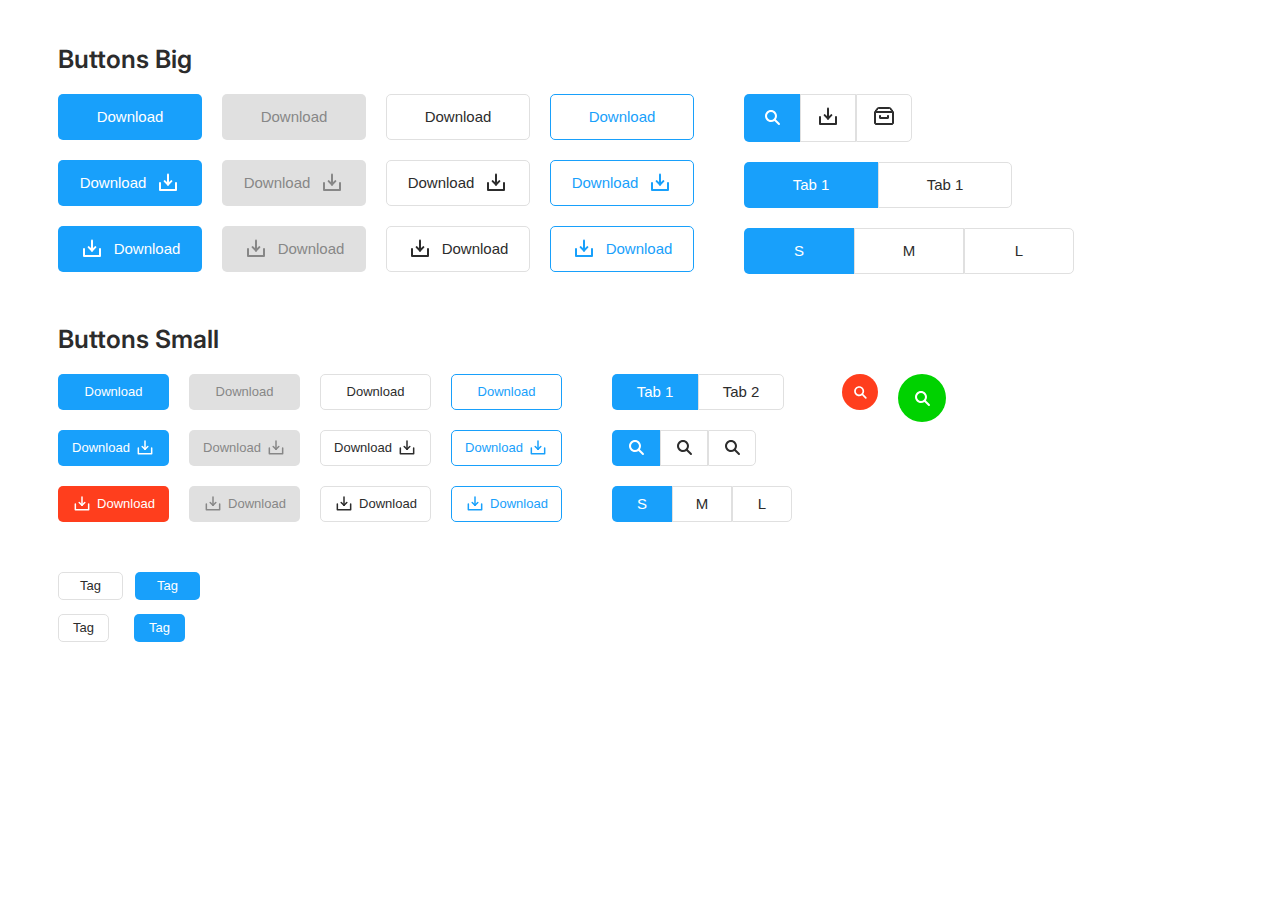
<file: homework13/index.html>
<!DOCTYPE html>
<html lang="en">
<head>
    <meta charset="UTF-8">
    <meta http-equiv="X-UA-Compatible" content="IE=edge">
    <meta name="viewport" content="width=device-width, initial-scale=1.0">
    <link rel="preconnect" href="https://fonts.googleapis.com">
    <link rel="preconnect" href="https://fonts.gstatic.com" crossorigin>
    <link href="https://fonts.googleapis.com/css2?family=Inter:wght@500&display=swap" rel="stylesheet">
    <link rel="stylesheet" href="./css/reset.css">
    <link rel="stylesheet" href="./css/style.css">
    <title>BEM</title>
</head>
<body>
    <main>
        <section class="buttons-big">
            <h2 class="buttons_title">Buttons Big</h2>
        <div class="big-section">
            <div class="buttons-big_download">
            <button class="download-big1">Download</button>
            <button class="download-big2">Download</button>
            <button class="download-big3">Download</button>
            <button class="download-big4">Download</button>
            <button class="download-big5">Download
                <svg width="24" height="24" viewBox="0 0 24 24" fill="none" xmlns="http://www.w3.org/2000/svg">
                    <path d="M4 12V19H20V12" stroke="white" stroke-width="2" stroke-linecap="round" stroke-linejoin="round"/>
                    <path d="M12 3.50073L12 13.5007" stroke="white" stroke-width="2" stroke-linecap="round" stroke-linejoin="round"/>
                    <path d="M12 13.5007L15.375 10.1257" stroke="white" stroke-width="2" stroke-linecap="round" stroke-linejoin="round"/>
                    <path d="M12 13.5007L8.625 10.1257" stroke="white" stroke-width="2" stroke-linecap="round" stroke-linejoin="round"/>
                    </svg>
            </button>
            <button class="download-big6">Download
                <svg width="24" height="24" viewBox="0 0 24 24" fill="none" xmlns="http://www.w3.org/2000/svg">
                    <path d="M4 12V19H20V12" stroke="#878787" stroke-width="2" stroke-linecap="round" stroke-linejoin="round"/>
                    <path d="M12 3.50073L12 13.5007" stroke="#878787" stroke-width="2" stroke-linecap="round" stroke-linejoin="round"/>
                    <path d="M12 13.5007L15.375 10.1257" stroke="#878787" stroke-width="2" stroke-linecap="round" stroke-linejoin="round"/>
                    <path d="M12 13.5007L8.625 10.1257" stroke="#878787" stroke-width="2" stroke-linecap="round" stroke-linejoin="round"/>
                    </svg>
                    
            </button>
            <button class="download-big7">Download
                <svg width="24" height="24" viewBox="0 0 24 24" fill="none" xmlns="http://www.w3.org/2000/svg">
                    <path d="M4 12V19H20V12" stroke="#2C2C2C" stroke-width="2" stroke-linecap="round" stroke-linejoin="round"/>
                    <path d="M12 3.50073L12 13.5007" stroke="#2C2C2C" stroke-width="2" stroke-linecap="round" stroke-linejoin="round"/>
                    <path d="M12 13.5007L15.375 10.1257" stroke="#2C2C2C" stroke-width="2" stroke-linecap="round" stroke-linejoin="round"/>
                    <path d="M12 13.5007L8.625 10.1257" stroke="#2C2C2C" stroke-width="2" stroke-linecap="round" stroke-linejoin="round"/>
                    </svg>
            </button>
            <button class="download-big8">Download
                <svg width="24" height="24" viewBox="0 0 24 24" fill="none" xmlns="http://www.w3.org/2000/svg">
                    <path d="M4 12V19H20V12" stroke="#18A0FB" stroke-width="2" stroke-linecap="round" stroke-linejoin="round"/>
                    <path d="M12 3.50073L12 13.5007" stroke="#18A0FB" stroke-width="2" stroke-linecap="round" stroke-linejoin="round"/>
                    <path d="M12 13.5007L15.375 10.1257" stroke="#18A0FB" stroke-width="2" stroke-linecap="round" stroke-linejoin="round"/>
                    <path d="M12 13.5007L8.625 10.1257" stroke="#18A0FB" stroke-width="2" stroke-linecap="round" stroke-linejoin="round"/>
                    </svg>
            </button>
            <button class="download-big9">
                <svg width="24" height="24" viewBox="0 0 24 24" fill="none" xmlns="http://www.w3.org/2000/svg">
                    <path d="M4 12V19H20V12" stroke="white" stroke-width="2" stroke-linecap="round" stroke-linejoin="round"/>
                    <path d="M12 3.50073L12 13.5007" stroke="white" stroke-width="2" stroke-linecap="round" stroke-linejoin="round"/>
                    <path d="M12 13.5007L15.375 10.1257" stroke="white" stroke-width="2" stroke-linecap="round" stroke-linejoin="round"/>
                    <path d="M12 13.5007L8.625 10.1257" stroke="white" stroke-width="2" stroke-linecap="round" stroke-linejoin="round"/>
                    </svg>
                Download</button>
            <button class="download-big10">
                <svg width="24" height="24" viewBox="0 0 24 24" fill="none" xmlns="http://www.w3.org/2000/svg">
                    <path d="M4 12V19H20V12" stroke="#878787" stroke-width="2" stroke-linecap="round" stroke-linejoin="round"/>
                    <path d="M12 3.50073L12 13.5007" stroke="#878787" stroke-width="2" stroke-linecap="round" stroke-linejoin="round"/>
                    <path d="M12 13.5007L15.375 10.1257" stroke="#878787" stroke-width="2" stroke-linecap="round" stroke-linejoin="round"/>
                    <path d="M12 13.5007L8.625 10.1257" stroke="#878787" stroke-width="2" stroke-linecap="round" stroke-linejoin="round"/>
                    </svg>                    
                Download</button>
            <button class="download-big11">
                <svg width="24" height="24" viewBox="0 0 24 24" fill="none" xmlns="http://www.w3.org/2000/svg">
                    <path d="M4 12V19H20V12" stroke="#2C2C2C" stroke-width="2" stroke-linecap="round" stroke-linejoin="round"/>
                    <path d="M12 3.50073L12 13.5007" stroke="#2C2C2C" stroke-width="2" stroke-linecap="round" stroke-linejoin="round"/>
                    <path d="M12 13.5007L15.375 10.1257" stroke="#2C2C2C" stroke-width="2" stroke-linecap="round" stroke-linejoin="round"/>
                    <path d="M12 13.5007L8.625 10.1257" stroke="#2C2C2C" stroke-width="2" stroke-linecap="round" stroke-linejoin="round"/>
                    </svg>
                Download</button>
            <button class="download-big12">
                <svg width="24" height="24" viewBox="0 0 24 24" fill="none" xmlns="http://www.w3.org/2000/svg">
                    <path d="M4 12V19H20V12" stroke="#18A0FB" stroke-width="2" stroke-linecap="round" stroke-linejoin="round"/>
                    <path d="M12 3.50073L12 13.5007" stroke="#18A0FB" stroke-width="2" stroke-linecap="round" stroke-linejoin="round"/>
                    <path d="M12 13.5007L15.375 10.1257" stroke="#18A0FB" stroke-width="2" stroke-linecap="round" stroke-linejoin="round"/>
                    <path d="M12 13.5007L8.625 10.1257" stroke="#18A0FB" stroke-width="2" stroke-linecap="round" stroke-linejoin="round"/>
                    </svg>
                Download</button>
            </div>
            <div class="big-section_right">
                <div class="big-search">
                    <button class="icon-big1">
                        <svg width="24" height="24" viewBox="0 0 24 24" fill="none" xmlns="http://www.w3.org/2000/svg">
                            <path fill-rule="evenodd" clip-rule="evenodd" d="M11 7C8.79086 7 7 8.79086 7 11C7 13.2091 8.79086 15 11 15C13.2091 15 15 13.2091 15 11C15 8.79086 13.2091 7 11 7ZM5 11C5 7.68629 7.68629 5 11 5C14.3137 5 17 7.68629 17 11C17 12.2958 16.5892 13.4957 15.8907 14.4765L19.7071 18.2929C20.0976 18.6834 20.0976 19.3166 19.7071 19.7071C19.3166 20.0976 18.6834 20.0976 18.2929 19.7071L14.4765 15.8907C13.4957 16.5892 12.2958 17 11 17C7.68629 17 5 14.3137 5 11Z" fill="white"/>
                            </svg>
                    </button>
                    <button class="icon-big2">
                        <svg width="24" height="24" viewBox="0 0 24 24" fill="none" xmlns="http://www.w3.org/2000/svg">
                            <path d="M4 12V19H20V12" stroke="#2C2C2C" stroke-width="2" stroke-linecap="round" stroke-linejoin="round"/>
                            <path d="M12 3.50073L12 13.5007" stroke="#2C2C2C" stroke-width="2" stroke-linecap="round" stroke-linejoin="round"/>
                            <path d="M12 13.5007L15.375 10.1257" stroke="#2C2C2C" stroke-width="2" stroke-linecap="round" stroke-linejoin="round"/>
                            <path d="M12 13.5007L8.625 10.1257" stroke="#2C2C2C" stroke-width="2" stroke-linecap="round" stroke-linejoin="round"/>
                            </svg>                            
                    </button>
                    <button class="icon-big3">
                        <svg width="24" height="24" viewBox="0 0 24 24" fill="none" xmlns="http://www.w3.org/2000/svg">
                            <path d="M15 12.51H15.5V12.01V10.51H16.5V13.01C16.5 13.2869 16.2769 13.51 16 13.51H8C7.72314 13.51 7.5 13.2869 7.5 13.01V10.51H8.5V12.01V12.51H9H15Z" fill="#2C2C2C" stroke="#2C2C2C"/>
                            <path d="M2.92205 6.30863L2.90861 6.29902L5.3096 3.10657L5.3101 3.1059C5.58912 2.73363 6.0385 2.50903 6.508 2.50903H17.508C17.9791 2.50903 18.4295 2.73545 18.7101 3.11188L18.7105 3.11237L21.1053 6.31638L21.0935 6.32544L21.3866 6.72011C21.4672 6.82871 21.5 6.92251 21.5 7.01003V18.01C21.5 18.8369 20.8269 19.51 20 19.51H4C3.17314 19.51 2.5 18.8369 2.5 18.01V7.01003C2.5 6.92206 2.53338 6.82686 2.615 6.71803L2.92205 6.30863ZM6.508 3.51003H6.2584L6.10838 3.70952L4.60438 5.70952L4.0024 6.51003H5.004H19.003H20.001L19.4035 5.71067L17.9085 3.71067L17.7585 3.51003H17.508H6.508ZM3.5 18.01V18.51H4H20.002H20.5021L20.502 18.0099L20.5 8.00993L20.4999 7.51003H20H4H3.5V8.01003V18.01Z" fill="#2C2C2C" stroke="#2C2C2C"/>
                            </svg>
                    </button>
                </div>
                <div class="big-tab">
                    <button class="big-tab1">Tab 1</button>
                    <button class="big-tab2"> Tab 1</button>
                </div>
                <div class="big-letters">
                    <button class="big-s">S</button>
                    <button class="big-m">M</button>
                    <button class="big-l">L</button>
                </div>
            </div>
        </div>
        </section>
        <section class="buttons-small">
            <h2 class="buttons_title">Buttons Small</h2>
        <div class="small-section"> 
            <div class="buttons-small_download">
            <button class="download-small1">Download</button>
            <button class="download-small2">Download</button>
            <button class="download-small3">Download</button>
            <button class="download-small4">Download</button>
            <button class="download-small5">Download
                <svg width="20" height="20" viewBox="0 0 20 20" fill="none" xmlns="http://www.w3.org/2000/svg">
                    <path d="M3.33331 10V15.8333H16.6666V10" stroke="white" stroke-width="1.5" stroke-linecap="round" stroke-linejoin="round"/>
                    <path d="M10 2.91728L10 11.2506" stroke="white" stroke-width="1.5" stroke-linecap="round" stroke-linejoin="round"/>
                    <path d="M10 11.2506L12.8125 8.43811" stroke="white" stroke-width="1.5" stroke-linecap="round" stroke-linejoin="round"/>
                    <path d="M10 11.2506L7.1875 8.43811" stroke="white" stroke-width="1.5" stroke-linecap="round" stroke-linejoin="round"/>
                    </svg>
            </button>
            <button class="download-small6">Download
                <svg width="20" height="20" viewBox="0 0 20 20" fill="none" xmlns="http://www.w3.org/2000/svg">
                    <path d="M3.33337 10V15.8333H16.6667V10" stroke="#878787" stroke-width="1.5" stroke-linecap="round" stroke-linejoin="round"/>
                    <path d="M10 2.91728L10 11.2506" stroke="#878787" stroke-width="1.5" stroke-linecap="round" stroke-linejoin="round"/>
                    <path d="M10 11.2506L12.8125 8.43811" stroke="#878787" stroke-width="1.5" stroke-linecap="round" stroke-linejoin="round"/>
                    <path d="M10 11.2506L7.1875 8.43811" stroke="#878787" stroke-width="1.5" stroke-linecap="round" stroke-linejoin="round"/>
                    </svg>
            </button>
            <button class="download-small7">Download
                <svg width="20" height="20" viewBox="0 0 20 20" fill="none" xmlns="http://www.w3.org/2000/svg">
                    <path d="M3.33337 10V15.8333H16.6667V10" stroke="#2C2C2C" stroke-width="1.5" stroke-linecap="round" stroke-linejoin="round"/>
                    <path d="M10 2.91728L10 11.2506" stroke="#2C2C2C" stroke-width="1.5" stroke-linecap="round" stroke-linejoin="round"/>
                    <path d="M10 11.2506L12.8125 8.43811" stroke="#2C2C2C" stroke-width="1.5" stroke-linecap="round" stroke-linejoin="round"/>
                    <path d="M10 11.2506L7.1875 8.43811" stroke="#2C2C2C" stroke-width="1.5" stroke-linecap="round" stroke-linejoin="round"/>
                    </svg>
            </button>
            <button class="download-small8">Download
                <svg width="20" height="20" viewBox="0 0 20 20" fill="none" xmlns="http://www.w3.org/2000/svg">
                    <path d="M3.33337 10V15.8333H16.6667V10" stroke="#18A0FB" stroke-width="1.5" stroke-linecap="round" stroke-linejoin="round"/>
                    <path d="M10 2.91728L10 11.2506" stroke="#18A0FB" stroke-width="1.5" stroke-linecap="round" stroke-linejoin="round"/>
                    <path d="M10 11.2506L12.8125 8.43811" stroke="#18A0FB" stroke-width="1.5" stroke-linecap="round" stroke-linejoin="round"/>
                    <path d="M10 11.2506L7.1875 8.43811" stroke="#18A0FB" stroke-width="1.5" stroke-linecap="round" stroke-linejoin="round"/>
                    </svg>
            </button>
            <button class="download-small9">
                <svg width="20" height="20" viewBox="0 0 20 20" fill="none" xmlns="http://www.w3.org/2000/svg">
                    <path d="M3.33331 10V15.8333H16.6666V10" stroke="white" stroke-width="1.5" stroke-linecap="round" stroke-linejoin="round"/>
                    <path d="M10 2.91728L10 11.2506" stroke="white" stroke-width="1.5" stroke-linecap="round" stroke-linejoin="round"/>
                    <path d="M10 11.2506L12.8125 8.43811" stroke="white" stroke-width="1.5" stroke-linecap="round" stroke-linejoin="round"/>
                    <path d="M10 11.2506L7.1875 8.43811" stroke="white" stroke-width="1.5" stroke-linecap="round" stroke-linejoin="round"/>
                    </svg>
                Download</button>
            <button class="download-small10">
                <svg width="20" height="20" viewBox="0 0 20 20" fill="none" xmlns="http://www.w3.org/2000/svg">
                    <path d="M3.33337 10V15.8333H16.6667V10" stroke="#878787" stroke-width="1.5" stroke-linecap="round" stroke-linejoin="round"/>
                    <path d="M10 2.91728L10 11.2506" stroke="#878787" stroke-width="1.5" stroke-linecap="round" stroke-linejoin="round"/>
                    <path d="M10 11.2506L12.8125 8.43811" stroke="#878787" stroke-width="1.5" stroke-linecap="round" stroke-linejoin="round"/>
                    <path d="M10 11.2506L7.1875 8.43811" stroke="#878787" stroke-width="1.5" stroke-linecap="round" stroke-linejoin="round"/>
                    </svg>
                Download</button>
            <button class="download-small11">
                <svg width="20" height="20" viewBox="0 0 20 20" fill="none" xmlns="http://www.w3.org/2000/svg">
                    <path d="M3.33337 10V15.8333H16.6667V10" stroke="#2C2C2C" stroke-width="1.5" stroke-linecap="round" stroke-linejoin="round"/>
                    <path d="M10 2.91728L10 11.2506" stroke="#2C2C2C" stroke-width="1.5" stroke-linecap="round" stroke-linejoin="round"/>
                    <path d="M10 11.2506L12.8125 8.43811" stroke="#2C2C2C" stroke-width="1.5" stroke-linecap="round" stroke-linejoin="round"/>
                    <path d="M10 11.2506L7.1875 8.43811" stroke="#2C2C2C" stroke-width="1.5" stroke-linecap="round" stroke-linejoin="round"/>
                    </svg>
                Download</button>
            <button class="download-small12">
                <svg width="20" height="20" viewBox="0 0 20 20" fill="none" xmlns="http://www.w3.org/2000/svg">
                    <path d="M3.33337 10V15.8333H16.6667V10" stroke="#18A0FB" stroke-width="1.5" stroke-linecap="round" stroke-linejoin="round"/>
                    <path d="M10 2.91728L10 11.2506" stroke="#18A0FB" stroke-width="1.5" stroke-linecap="round" stroke-linejoin="round"/>
                    <path d="M10 11.2506L12.8125 8.43811" stroke="#18A0FB" stroke-width="1.5" stroke-linecap="round" stroke-linejoin="round"/>
                    <path d="M10 11.2506L7.1875 8.43811" stroke="#18A0FB" stroke-width="1.5" stroke-linecap="round" stroke-linejoin="round"/>
                    </svg>
                Download</button>
            </div>
            <div class="small-section_right">
                <div class="small-tab">
                    <button class="sm-tab1">Tab 1</button>
                    <button class="sm-tab2">Tab 2</button>
                </div>
                <div class="small-search">
                    <button class="icon-sm1">
                        <svg width="24" height="24" viewBox="0 0 24 24" fill="none" xmlns="http://www.w3.org/2000/svg">
                            <path fill-rule="evenodd" clip-rule="evenodd" d="M11 7C8.79086 7 7 8.79086 7 11C7 13.2091 8.79086 15 11 15C13.2091 15 15 13.2091 15 11C15 8.79086 13.2091 7 11 7ZM5 11C5 7.68629 7.68629 5 11 5C14.3137 5 17 7.68629 17 11C17 12.2958 16.5892 13.4957 15.8907 14.4765L19.7071 18.2929C20.0976 18.6834 20.0976 19.3166 19.7071 19.7071C19.3166 20.0976 18.6834 20.0976 18.2929 19.7071L14.4765 15.8907C13.4957 16.5892 12.2958 17 11 17C7.68629 17 5 14.3137 5 11Z" fill="white"/>
                            </svg>
                    </button>
                    <button class="icon-sm2">
                        <svg width="24" height="24" viewBox="0 0 24 24" fill="none" xmlns="http://www.w3.org/2000/svg">
                            <path fill-rule="evenodd" clip-rule="evenodd" d="M11 7C8.79086 7 7 8.79086 7 11C7 13.2091 8.79086 15 11 15C13.2091 15 15 13.2091 15 11C15 8.79086 13.2091 7 11 7ZM5 11C5 7.68629 7.68629 5 11 5C14.3137 5 17 7.68629 17 11C17 12.2958 16.5892 13.4957 15.8907 14.4765L19.7071 18.2929C20.0976 18.6834 20.0976 19.3166 19.7071 19.7071C19.3166 20.0976 18.6834 20.0976 18.2929 19.7071L14.4765 15.8907C13.4957 16.5892 12.2958 17 11 17C7.68629 17 5 14.3137 5 11Z" fill="#2C2C2C"/>
                            </svg>
                    </button>
                    <button class="icon-sm3">
                        <svg width="24" height="24" viewBox="0 0 24 24" fill="none" xmlns="http://www.w3.org/2000/svg">
                            <path fill-rule="evenodd" clip-rule="evenodd" d="M11 7C8.79086 7 7 8.79086 7 11C7 13.2091 8.79086 15 11 15C13.2091 15 15 13.2091 15 11C15 8.79086 13.2091 7 11 7ZM5 11C5 7.68629 7.68629 5 11 5C14.3137 5 17 7.68629 17 11C17 12.2958 16.5892 13.4957 15.8907 14.4765L19.7071 18.2929C20.0976 18.6834 20.0976 19.3166 19.7071 19.7071C19.3166 20.0976 18.6834 20.0976 18.2929 19.7071L14.4765 15.8907C13.4957 16.5892 12.2958 17 11 17C7.68629 17 5 14.3137 5 11Z" fill="#2C2C2C"/>
                            </svg>
                    </button>
                </div>
                <div class="small-letters">
                    <button class="small-s">S</button>
                    <button class="small-m">M</button>
                    <button class="small-l">L</button>
                </div>
            </div>
            <div class="big-button_search">
                <div>
                    <svg width="36" height="36" viewBox="0 0 36 36" fill="none" xmlns="http://www.w3.org/2000/svg">
                        <rect width="36" height="36" rx="18" fill="#FF3E1D"/>
                        <path class="search-orange" fill-rule="evenodd" clip-rule="evenodd" d="M17.1666 13.8333C15.3257 13.8333 13.8333 15.3257 13.8333 17.1666C13.8333 19.0075 15.3257 20.5 17.1666 20.5C19.0075 20.5 20.5 19.0075 20.5 17.1666C20.5 15.3257 19.0075 13.8333 17.1666 13.8333ZM12.1666 17.1666C12.1666 14.4052 14.4052 12.1666 17.1666 12.1666C19.928 12.1666 22.1666 14.4052 22.1666 17.1666C22.1666 18.2465 21.8243 19.2464 21.2422 20.0637L24.4225 23.244C24.748 23.5695 24.748 24.0971 24.4225 24.4225C24.0971 24.748 23.5695 24.748 23.244 24.4225L20.0637 21.2422C19.2464 21.8243 18.2465 22.1666 17.1666 22.1666C14.4052 22.1666 12.1666 19.928 12.1666 17.1666Z" fill="white"/>
                        </svg>
                </div>
                <div>
                    <svg width="48" height="48" viewBox="0 0 48 48" fill="none" xmlns="http://www.w3.org/2000/svg">
                        <rect width="48" height="48" rx="24" fill="#00D200"/>
                        <path class="search-green" fill-rule="evenodd" clip-rule="evenodd" d="M23 19C20.7909 19 19 20.7909 19 23C19 25.2091 20.7909 27 23 27C25.2091 27 27 25.2091 27 23C27 20.7909 25.2091 19 23 19ZM17 23C17 19.6863 19.6863 17 23 17C26.3137 17 29 19.6863 29 23C29 24.2958 28.5892 25.4957 27.8907 26.4765L31.7071 30.2929C32.0976 30.6834 32.0976 31.3166 31.7071 31.7071C31.3166 32.0976 30.6834 32.0976 30.2929 31.7071L26.4765 27.8907C25.4957 28.5892 24.2958 29 23 29C19.6863 29 17 26.3137 17 23Z" fill="white"/>
                        </svg>
                </div>
            </div>
        </div>
        </section>
        <div class="bottom-buttons">
            <div class="big-tag">
                <button class="tag_close1">Tag</button>
                <button class="tag_close2">Tag</button>
            </div>
            <div class="small-tag">
                <button class="tag_1">Tag</button>
                <button class="tag_2">Tag</button>
            </div>
        </div>
    </main>
</body>
</html>
</file>
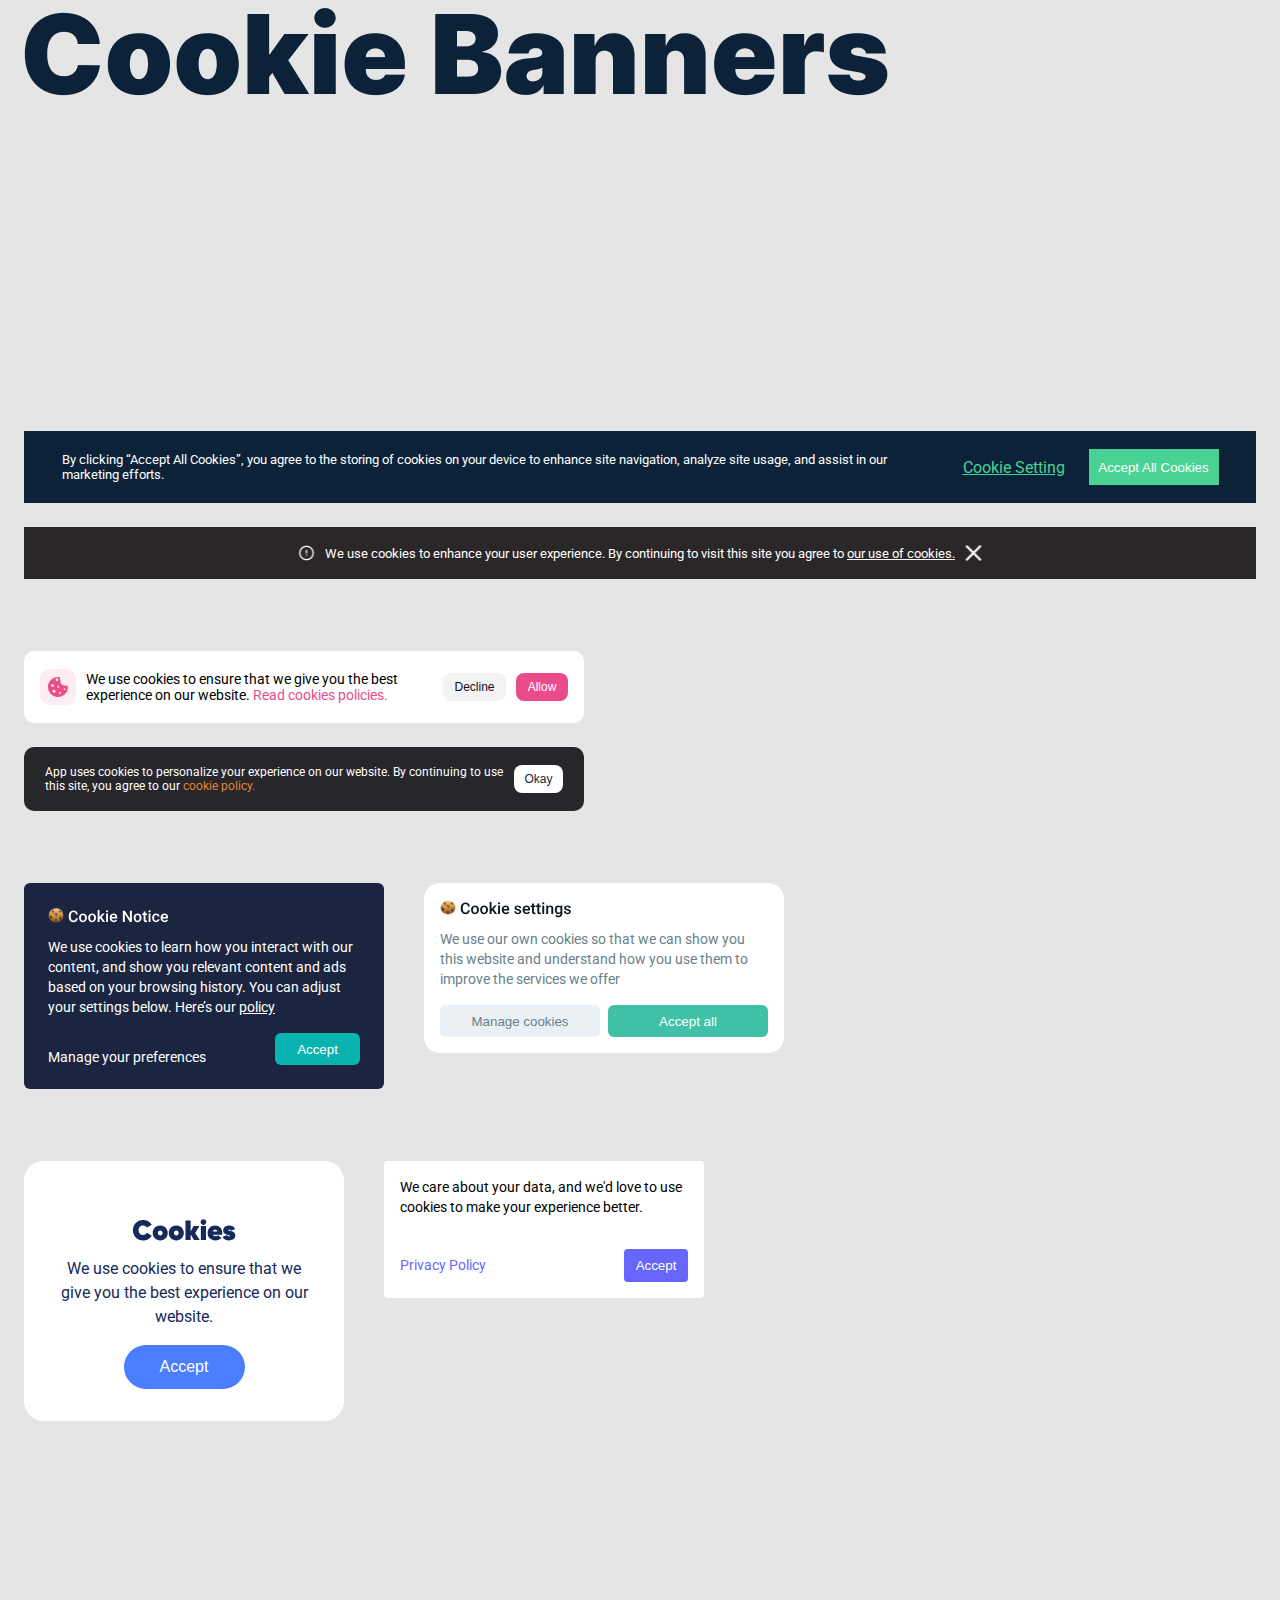
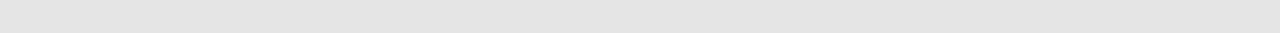
<file: homework3/index.html>
<!DOCTYPE html>
<html lang="en">
<head>
    <meta charset="UTF-8">
    <meta http-equiv="X-UA-Compatible" content="IE=edge">
    <meta name="viewport" content="width=device-width, initial-scale=1.0">
    <title>cursor-basic</title>
    <link rel="stylesheet" href="./styles.css">
    <link href="https://fonts.googleapis.com/css2?family=Roboto&display=swap" rel="stylesheet">
</head>
<body>
<header>
<div class="cookie-banner">
    <img src="./images/Cookie Banners.png" alt="Cookie Banners">
</div>
<div class="accept-cookie">
    <span class="textform1">By clicking “Accept All Cookies”, you agree to the storing of cookies on your device to enhance site navigation, analyze site usage, and assist in our <br> marketing efforts.
    </span>
    <div class="buttons"> 
    <span class="left-btn">Cookie Setting</span>
    <button class="right-btn">Accept All Cookies</button>
    </div>
</div>
<div class="use-cookie">
    <img src="./images/image 11.svg" alt="detail">
    <span class="textform2">We use cookies to enhance your user experience. By continuing to visit this site you agree to
        <span class="decoration">our use of cookies.</span>
    </span>
    <img src="./images/image 10.svg" alt="close">
</div>

</header>
<main>
<div class="container">
    <div class="up-box">
        <img src="./images/Frame.svg" alt="Vector">
        <span class="textform3">We use cookies to ensure that we give you the best experience on our website. 
        <span class="colortext">Read cookies policies.</span> 
        </span>
        <button class="left-btn2">Decline</button>
        <button class="right-btn2">Allow</button>
    </div>
    <div class="bottom-box">
        <span class="textform4">App uses cookies to personalize your experience on our website. By continuing to use this site, you agree to our 
        <span class="colortext2">cookie policy.</span> 
        </span>
        <button class="rightbtn">Okay</button>
    </div>
</div>
<div class="conteiner2">
    <div class="left-box">
        <div class="inlinebox"> 
            <div class="image"> 
        <img src="./images/🍪 Cookie Notice.svg" alt="Cookie Notice">
            </div>
            <div class="content">
        <span>We use cookies to learn how you interact with our content, and show you relevant content and ads based on your browsing history. You can adjust your settings below. Here’s our 
        <span class="policy">policy</span> 
        </span>
            </div>
        </div>
        <div class="form"> 
        <span class="preferences">Manage your preferences</span>
        <button class="btn">Accept</button>
        </div>
    </div>
    <div class="right-box">
        <div class="settings">
            <div class="img-setting">
        <img src="./images/🍪 Cookie settings.svg" alt="Cookie settings">
            </div>
            <div class="content-settings"> 
        <span>We use our own cookies so that we can show you this website and understand how you use them to improve the services we offer
        </span>
            </div>
        </div>
        <div class="btn-settings"> 
            <button class="btn-manage">Manage cookies</button>
            <button class="btn-accept">Accept all</button>
        </div>
    </div>
</div>
<div class="conteiner3">
    <div class="cookies">
        <div class="img-cookies"> 
        <img src="./images/Cookies.svg" alt="Cookies">
        </div>
        <div class="text-cookies">
        <span>We use cookies to ensure that we give you the best experience on our website.
        </span>
        </div>
        <button class="btn-accept2">Accept</button>
    </div>
    <div class="privacy-policy">
        <div class="about-data">
        <span>We care about your data, and we'd love to use cookies to make your experience better.
        </span>
        </div>
        <div class="last-block">
        <span class="data3">Privacy Policy</span>
        <button class="btn-accept3">Accept</button>
        </div>
    </div>
</div>
</main>
</body>
</html>
</file>
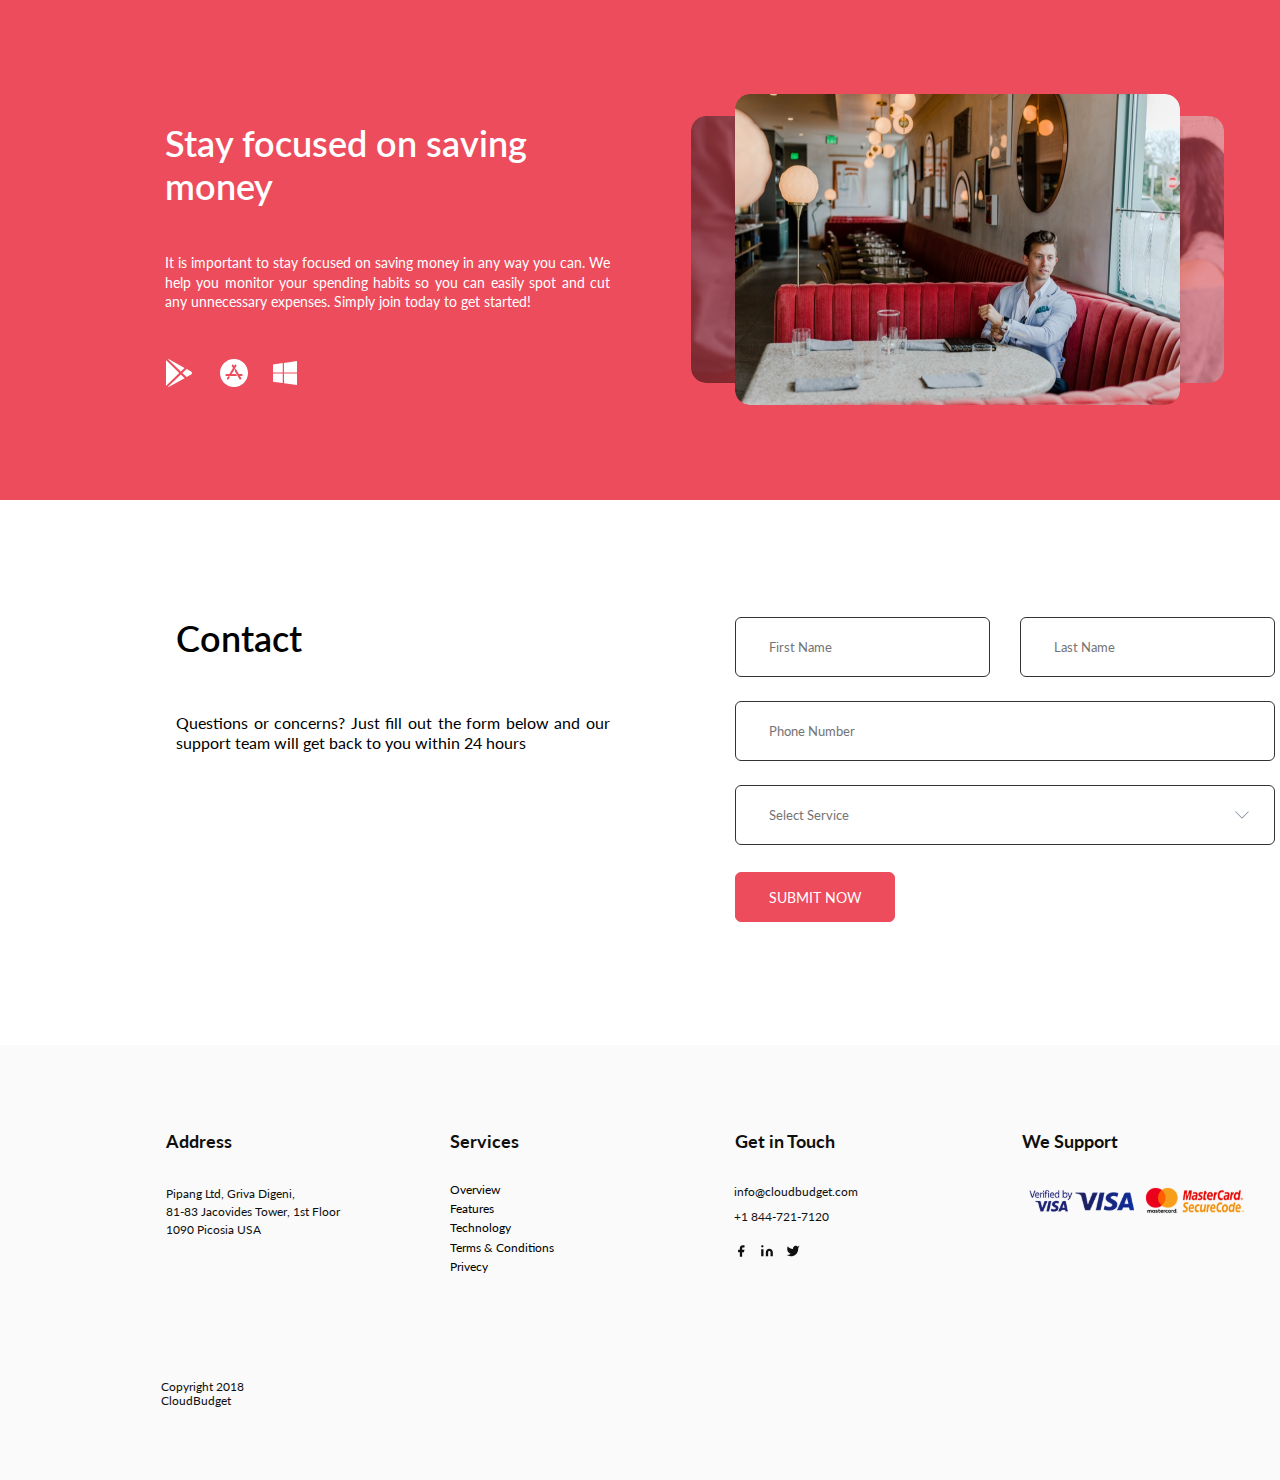
<file: homework4/index.html>
<!DOCTYPE html>
<html lang="en">
<head>
    <meta charset="UTF-8">
    <meta http-equiv="X-UA-Compatible" content="IE=edge">
    <meta name="viewport" content="width=device-width, initial-scale=1.0">
    <title>cursor-basic</title>
    <link rel="stylesheet" href="https://fonts.googleapis.com/css2?family=Lato&display=swap">
    <link rel="stylesheet" href="./styles.css">
</head>
<body>
    <header>
        <div class="section-left"> 
        <span class="form1">Stay focused on saving money</span>
        <span class="form2">It is important to stay focused on saving money in any way you can. We help you monitor your spending habits so you can easily spot and cut any unnecessary expenses. Simply join today to get started!</span>
        <img src="./images/App Download Link.svg" alt="App Download Link">
    </div>
    <div class="section-right">
        <img class="img-left" src="./images/Video_bg (2).png" alt="Video-bg1">
        <img class="img-right" src="./images/Video_bg (1).png" alt="Video-bg2">
        <img class="img-centre" src="./images/Video_bg.png" alt="Video-bg3">
    </div>
    </header>
    <main>
        <div class="content-left">
        <span class="text-form-1">Contact</span>
        <span class="text-form-2">Questions or concerns? Just fill out the form below and our support team will get back to you within 24 hours</span>    
        </div>
        <div class="content-right">
            <input type="text" name="First Name" id="First-Name" placeholder="First Name">
            <input type="text" name="Last Name" id="Last-Name" placeholder="Last Name">
            <input type="tel" name="Phone Number" id="Phone-Number" placeholder="Phone Number">
            <input type="text" name="Select Service" id="Select-Service" placeholder="Select Service">
            <input type="submit" id="btn" value="SUBMIT NOW">
            <img class="select" src="./images/ChevronDown(E70D).svg" alt="Select service">
        </div>
    </main>
    <footer>
        <span class="adress">Address</span>
        <span class="first-floor">Pipang Ltd, Griva Digeni, <br> 81-83 Jacovides Tower, 1st Floor <br> 1090 Picosia USA</span>
        <span class="copyright">Copyright 2018 CloudBudget</span>
        <span class="service">Services</span>
            <nav class="nav-services">
                <ul class="ul"> 
                <li>Overview</li>
                <li>Features</li>
                <li>Technology</li>
                <li>Terms & Conditions</li>
                <li>Privecy</li>
                </ul>
            </nav>
        <span class="get-it">Get in Touch</span>
        <span class="email">info@cloudbudget.com</span>
        <span class="number">+1 844-721-7120</span>
        <img class="social" src="./images/Social.svg" alt="Social Media">
        <span class="support">We Support</span>
        <img class="secure" src="./images/secure-p-1 1.svg" alt="Pay System">
    </footer>
</body>
</html>
</file>
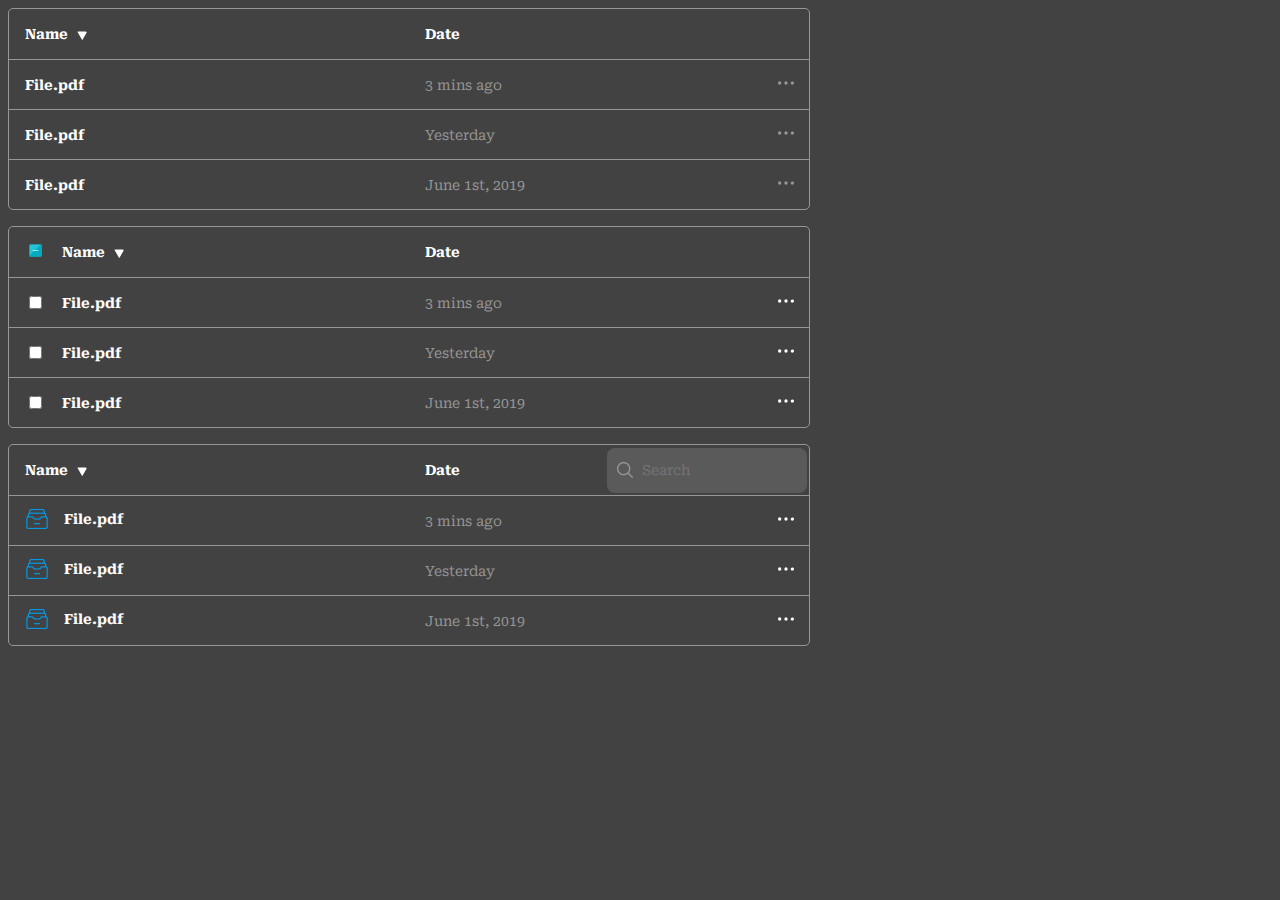
<file: homework5/index.html>
<!DOCTYPE html>
<html lang="en">
<head>
    <meta charset="UTF-8">
    <meta http-equiv="X-UA-Compatible" content="IE=edge">
    <meta name="viewport" content="width=device-width, initial-scale=1.0">
    <link rel="stylesheet" href="./styles.css">
    <link href="https://fonts.googleapis.com/css2?family=Lato&family=Roboto+Serif:opsz@8..144&display=swap" rel="stylesheet">
    <title>cursor-basic</title>
</head>
<body>
<main> 
    <div class="table-1">
    <table>
        <tr>
            <th id="name-1">Name<img class="triangle-1" src="./images/triangle.svg" alt="select file"></th>
            <th id="date-1">Date</th>
        </tr>
        <tr class="border-1">
            <th>File.pdf</th>
            <td>3 mins ago</td>
            <td class="dots-icon"><img class="dots-grey" src="./images/menu-dots.svg" alt="menu dots"></td>
        </tr>
        <tr class="border-2">
            <th>File.pdf</th>
            <td>Yesterday</td>
            <td class="dots-icon2"><img class="dots-grey2" src="./images/menu-dots.svg" alt="menu dots"></td>
        </tr>
        <tr class="border-3">
            <th>File.pdf</th>
            <td>June 1st, 2019</td>
            <td class="dots-icon3"><img class="dots-grey3" src="./images/menu-dots.svg" alt="menu dots"></td>
        </tr>
    </table>
    </div>
    <br>
    <div class="table-2">
    <table>
        <tr>
            <td class="for-minus"><img class="minus" src="./images/minus.png" alt="hide menu"></td>
            <th id="name-2">Name<img class="triangle-2" src="./images/triangle.svg" alt="select file"></th>
            <th id="date-2">Date</th>
        </tr>
        <tr class="border-4">
            <td><input type="checkbox" name="checkbox" id="box-1"></td>
            <th>File.pdf</th>
            <td>3 mins ago</td>
            <th class="icon-d"><img class="dots-white" src="./images/menu-dots(2).svg" alt="menu dots"></th>
        </tr>
        <tr class="border-5">
            <td><input type="checkbox" name="checkbox" id="box-2"></td>
            <th>File.pdf</th>
            <td>Yesterday</td>
            <th class="icon-d2"><img class="dots-white2" src="./images/menu-dots(2).svg" alt="menu dots"></th>
        </tr>
        <tr class="border-6">
            <td><input type="checkbox" name="checkbox" id="box-3"></td>
            <th>File.pdf</th>
            <td>June 1st, 2019</td>
            <th class="icon-d3"><img class="dots-white3" src="./images/menu-dots(2).svg" alt="menu dots"></th>
        </tr>
    </table>
    </div>
    <br>
    <div class="table-3">
    <table>
        <tr>
            <th id="name-3">Name<img class="triangle-3" src="./images/triangle.svg" alt="select file"></th>
            <th id="date-3">Date</th>
            <th id="for-input"><input type="search" name="search" placeholder="Search" id="search"></th>
        </tr>
        <tr class="border-7">
            <th id="file-inbox"><img class="archive" src="./images/archive.png" alt=""><p>File.pdf</p></th>
            <td>3 mins ago</td>
            <th class="icon-d4"><img class="dots-white4" src="./images/menu-dots(2).svg" alt="menu dots"></th>
        </tr>
        <tr class="border-8">
            <th id="file-inbox2"><img class="archive2" src="./images/archive.png" alt=""><p>File.pdf</p></th>
            <td>Yesterday</td>
            <th class="icon-d5"><img class="dots-white5" src="./images/menu-dots(2).svg" alt="menu dots"></th>
        </tr>
        <tr class="border-9">
            <th id="file-inbox3"><img class="archive3" src="./images/archive.png" alt=""><p>File.pdf</p></th>
            <td>June 1st, 2019</td>
            <th class="icon-d6"><img class="dots-white6" src="./images/menu-dots(2).svg" alt="menu dots"></th>
        </tr>
    </table>
    </div>
</main>
</body>
</html>
</file>
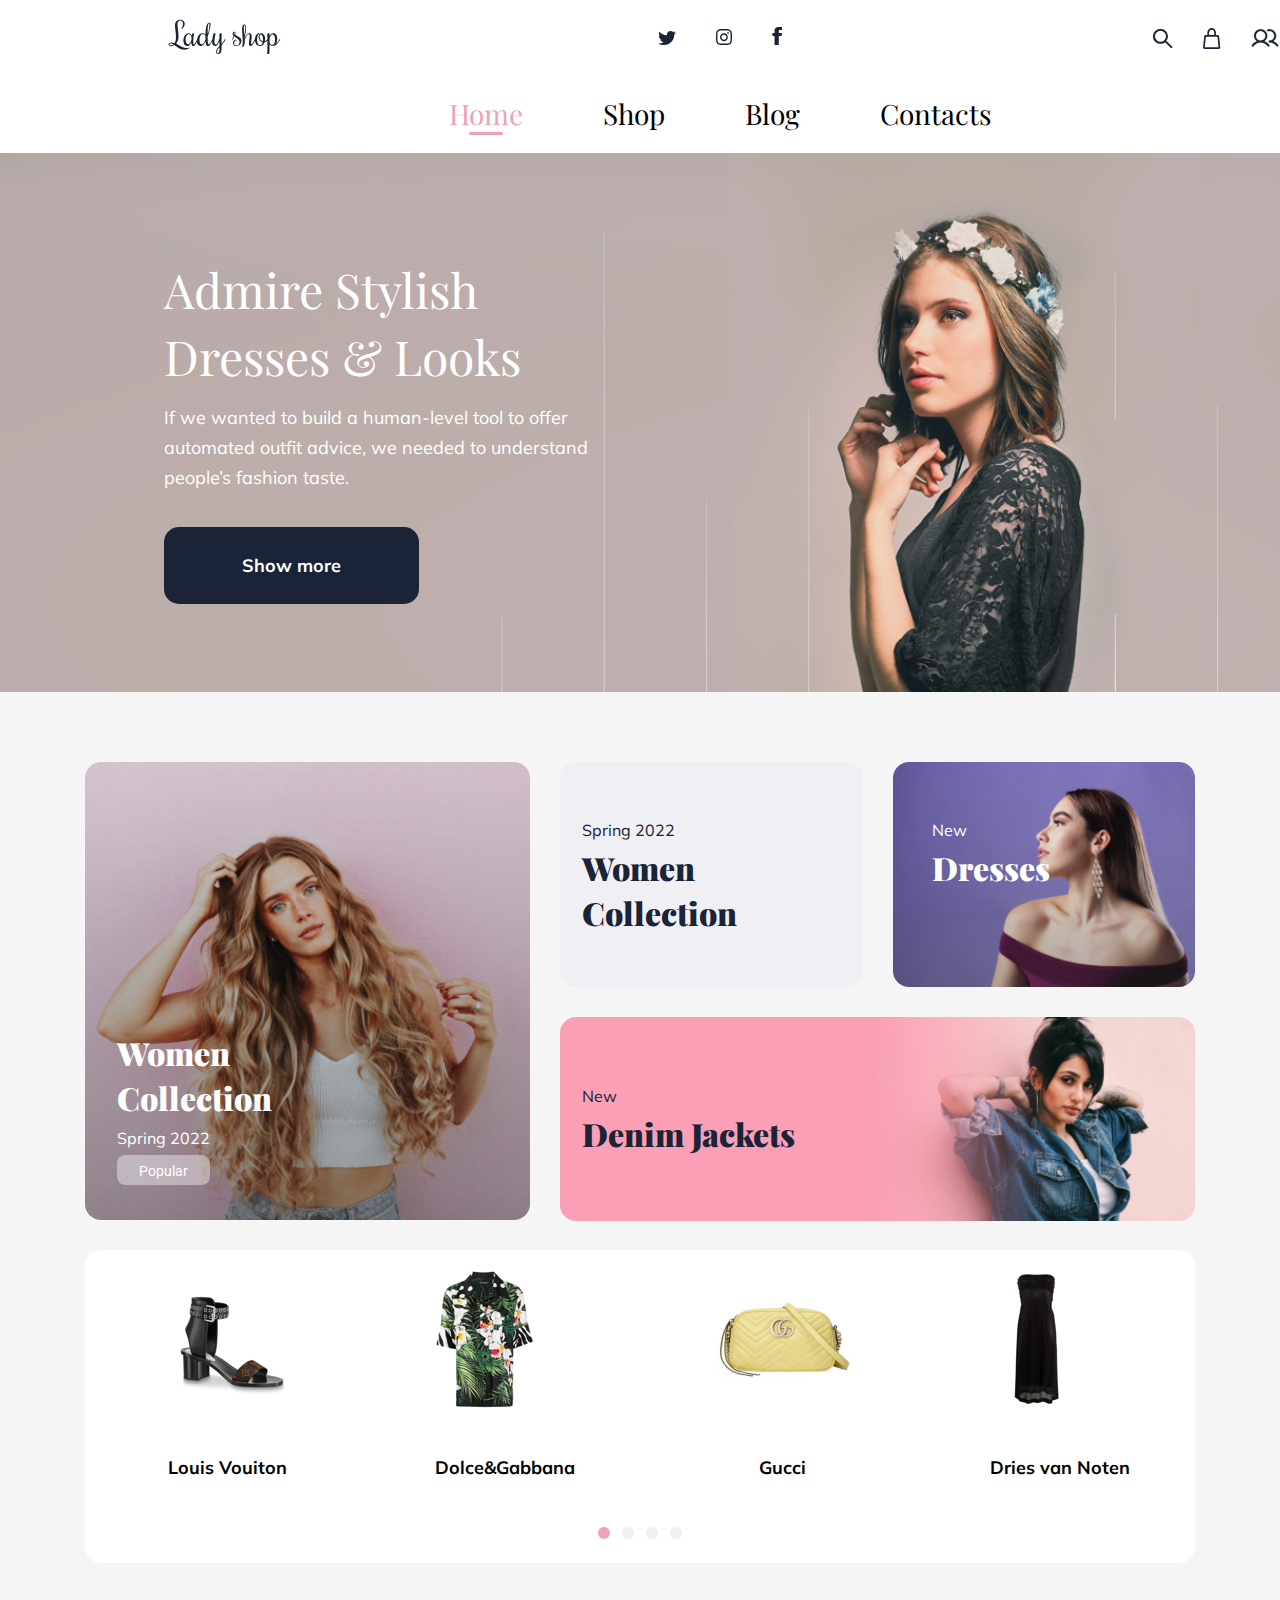
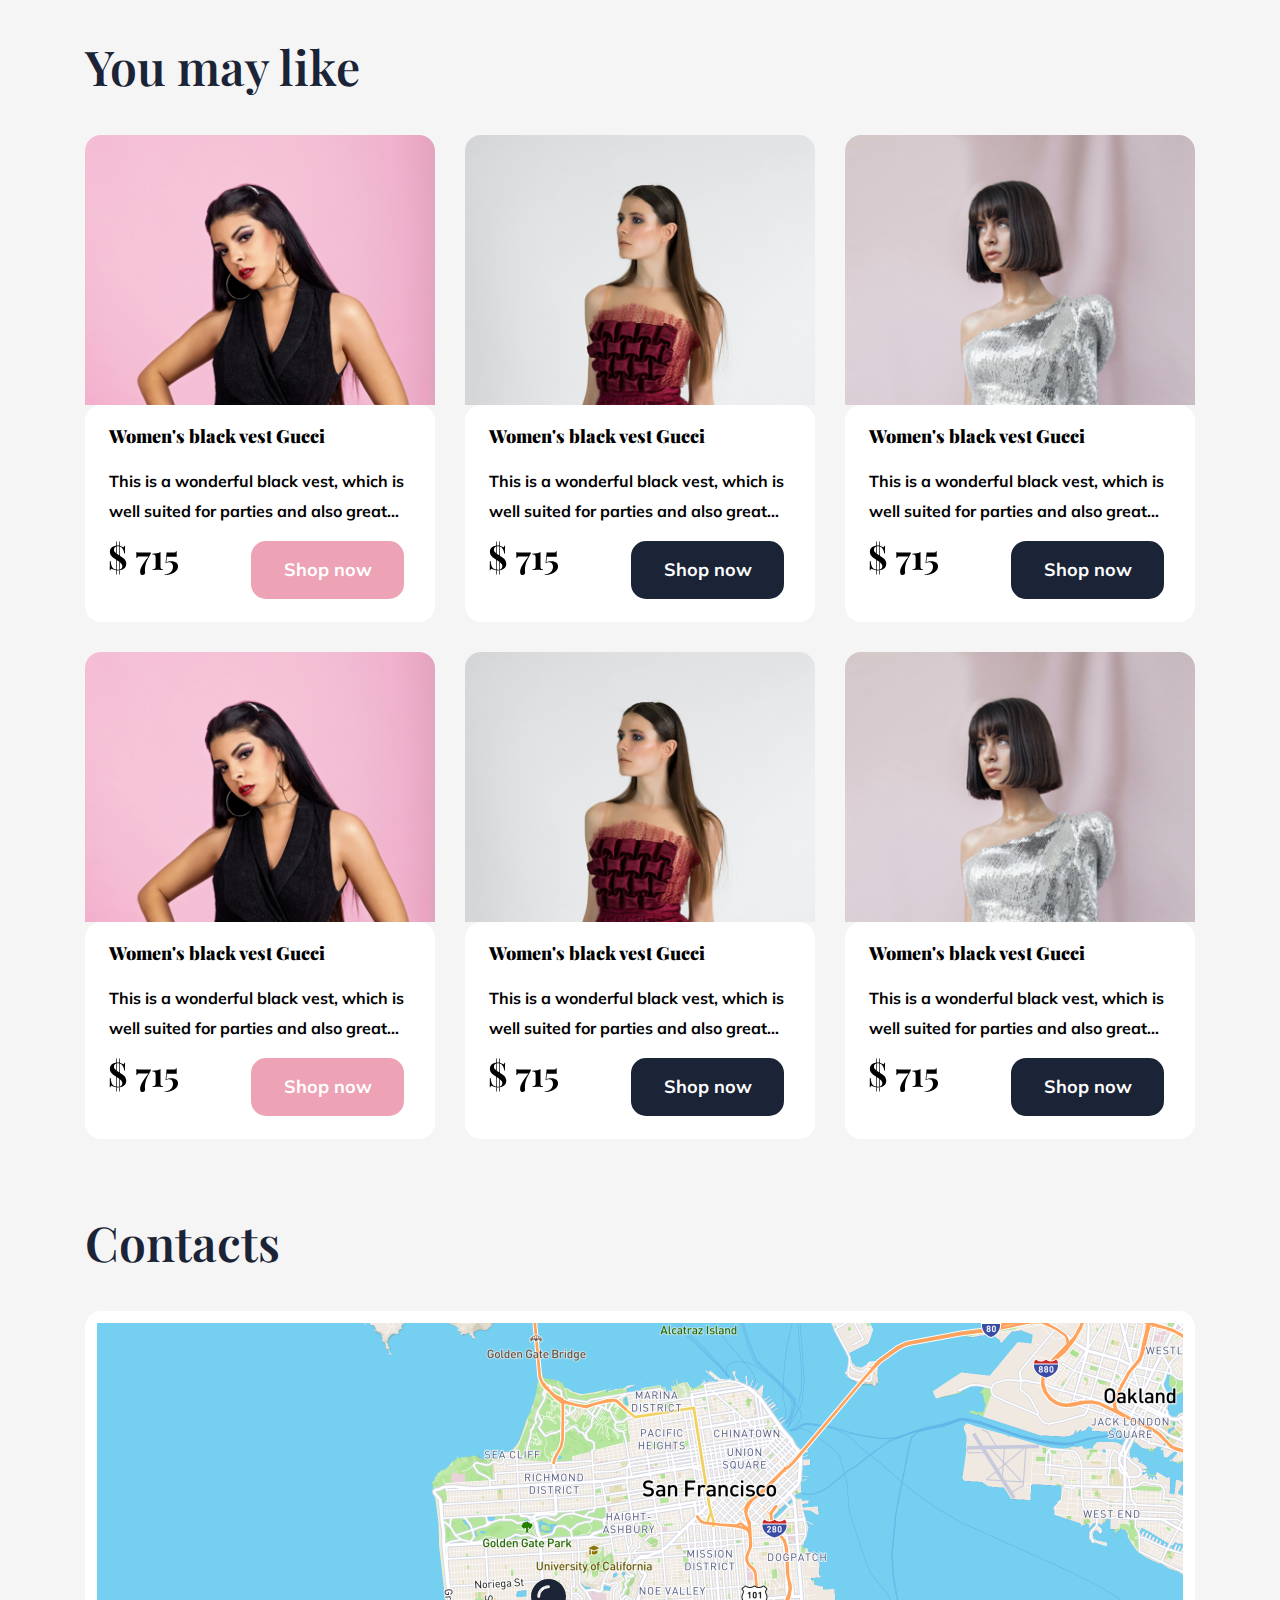
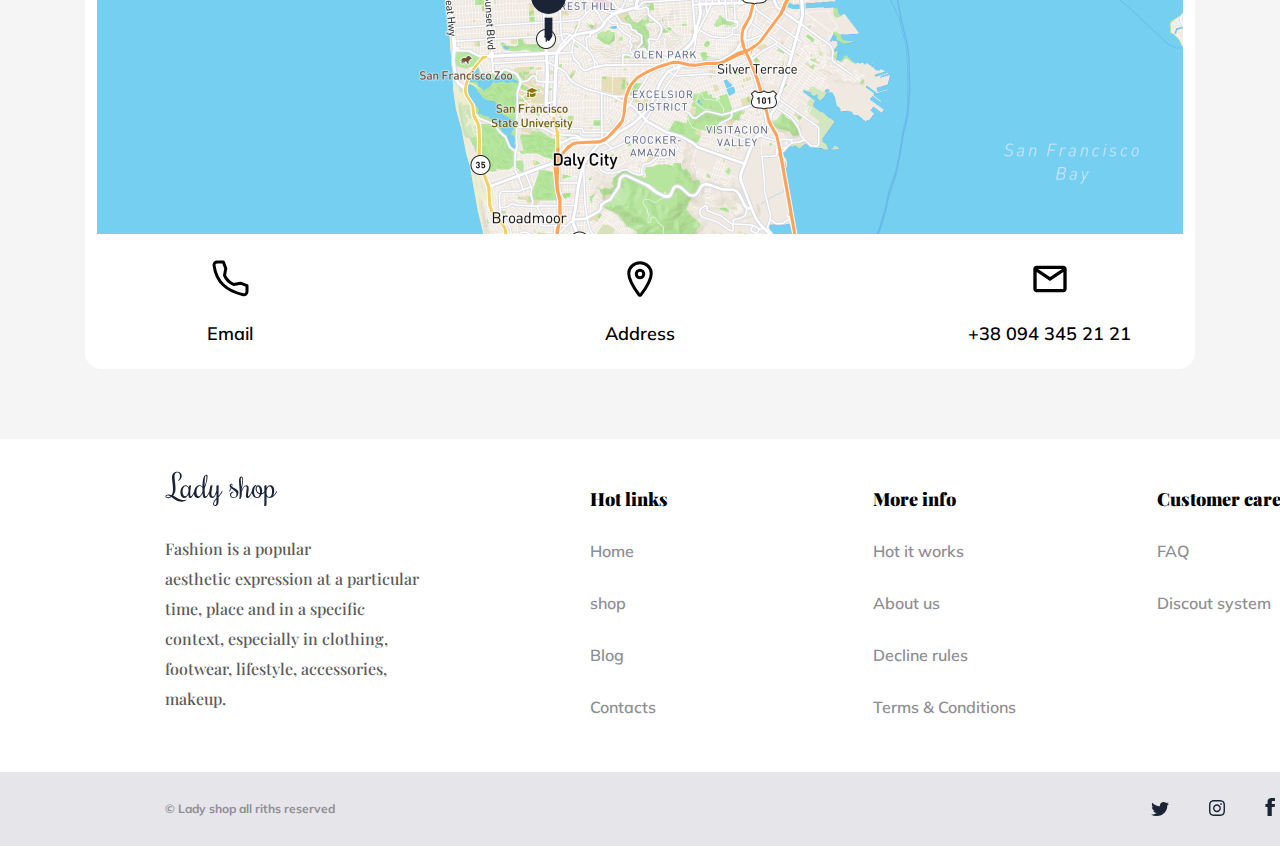
<file: homework7/index.html>
<!DOCTYPE html>
<html lang="en">
<head>
    <meta charset="UTF-8">
    <meta http-equiv="X-UA-Compatible" content="IE=edge">
    <meta name="viewport" content="width=device-width, initial-scale=1.0">
    <link rel="stylesheet" href="./styles.css">
    <link href="https://fonts.googleapis.com/css2?family=Mulish&family=Playfair+Display&family=Roboto&display=swap" rel="stylesheet">
    <title>cursor-basic</title>
</head>
<body>
    <header>
    <nav> 
    <div class="head_container"> 
        <div class="box-left"><img src="./images/Lady-shop.svg" alt="Logo Lady shop"></div>
        <div class="box-center"><img src="./images/Social-icons.svg" alt="Social Networks"></div>
        <div class="box-right">
        <img src="./images/search_icn_black.svg" alt="Search">
        <img src="./images/cart_icn_1.svg" alt="Shopping">
        <img src="./images/ph_users.svg" alt="Users">
        </div>
        <div class="box-bottom">
            <div class="rectangle"> 
            <span class="home">Home</span>
            <img src="./images/Rectangle66.png" alt="Visit">
            </div>
            <span class="shop">Shop</span>
            <span class="shop">Blog</span>
            <span class="shop">Contacts</span>
        </div>
    </div>
    </nav>
    </header>
    <main>
    <section>
    <div class="container-1">
        <h2 class="text-form1">Admire Stylish <br>
            Dresses & Looks</h2>
        <p class="text-form2">If we wanted to build a human-level tool to offer <br>
            automated outfit advice, we needed to understand <br>
            people’s fashion taste.</p>
        <button class="btn-1">Show more</button>
    </div>
    </section>
    <section>
        <div class="container-2">
            <div class="women-collection">
                <h2 class="box-model1">Women <br>
                    Collection</h2>
                <h3 class="box-model2">Spring 2022</h3>
                <button class="btn-2">Popular</button>
            </div>
            <div class="spring-collection">
                <h3 class="box-model3">Spring 2022</h3>
                <h2 class="box-model4">Women <br>
                    Collection</h2>
            </div>
            <div class="dresses">
                <h3 class="box-model5">New</h3>
                <h2 class="box-model6">Dresses</h2>
            </div>
            <div class="denim-jackets">
                <h3 class="box-model7">New</h3>
                <h2 class="box-model8">Denim Jackets</h2>
            </div>
        </div>
        <div class="container-3">
        <div class="top-columns">
            <div><img src="./images/Shoes.svg" alt="Shoes"></div>
            <div><img src="./images/tshirt.svg" alt="T-shirt"></div>
            <div><img src="./images/bag.svg" alt="Bag"></div>
            <div><img src="./images/Dress.svg" alt="Dress"></div>
            <h3 class="luis-vouiton">Louis Vouiton</h3>
            <h3 class="dolce-gabbana">Dolce&Gabbana</h3>
            <h3 class="gucci">Gucci</h3>
            <h3 class="dries-van-noten">Dries van Noten</h3>
        </div>
        <div class="bottom-dots">
            <img src="./images/Group67.svg" alt="Swipe">
        </div>
        </div>
    </section>
    <section>
        <h2 class="title">You may like</h2>
        <div class="container-4">
            <div class="block-form1">
                <div class="bg-form1"></div>
                <div class="form1">
                    <h2 class="form1-text1">Women's black vest Gucci</h2>
                    <p class="form1-text2">This is a wonderful black vest, which is <br> well suited for parties and also great…</p>
                    <img src="./images/$715.svg" alt="715$">
                    <button class="pink-shop">Shop now</button>
                </div>
            </div>
            <div class="block-form2">
                <div class="bg-form2"></div>
                <div class="form2">
                    <h2 class="form1-text1">Women's black vest Gucci</h2>
                    <p class="form1-text2">This is a wonderful black vest, which is <br> well suited for parties and also great…</p>
                    <img src="./images/$715.svg" alt="715$">
                    <button class="black-shop">Shop now</button>
                </div>
            </div>
            <div class="block-form3">
                <div class="bg-form3"></div>
                <div class="form3">
                    <h2 class="form1-text1">Women's black vest Gucci</h2>
                    <p class="form1-text2">This is a wonderful black vest, which is <br> well suited for parties and also great…</p>
                    <img src="./images/$715.svg" alt="715$">
                    <button class="black-shop">Shop now</button>
                </div>
            </div>
            <div class="block-form1">
                <div class="bg-form1"></div>
                <div class="form1">
                    <h2 class="form1-text1">Women's black vest Gucci</h2>
                    <p class="form1-text2">This is a wonderful black vest, which is <br> well suited for parties and also great…</p>
                    <img src="./images/$715.svg" alt="715$">
                    <button class="pink-shop">Shop now</button>
                </div>
            </div>
            <div class="block-form2">
                <div class="bg-form2"></div>
                <div class="form2">
                    <h2 class="form1-text1">Women's black vest Gucci</h2>
                    <p class="form1-text2">This is a wonderful black vest, which is <br> well suited for parties and also great…</p>
                    <img src="./images/$715.svg" alt="715$">
                    <button class="black-shop">Shop now</button>
                </div>
            </div>
            <div class="block-form3">
                <div class="bg-form3"></div>
                <div class="form3">
                    <h2 class="form1-text1">Women's black vest Gucci</h2>
                    <p class="form1-text2">This is a wonderful black vest, which is <br> well suited for parties and also great…</p>
                    <img src="./images/$715.svg" alt="715$">
                    <button class="black-shop">Shop now</button>
                </div>
            </div>
        </div>
    </section>
    <section>
        <h2 class="title">Contacts</h2>
        <div class="container-5">
            <div class="map"><img class="point" src="./images/Vector.svg" alt="Point of arrival"></div>
            <div class="contacts">
                <img class="media" src="./images/iconoir_phone.svg" alt="Phone">
                <img class="media" src="./images/ion_location-outline.svg" alt="Store location">
                <img class="media" src="./images/ci_mail.svg" alt="Email">
                <p class="shop-contacts">Email</p>
                <p class="shop-contacts">Address</p>
                <p class="shop-contacts">+38 094 345 21 21</p>
            </div>
        </div>
    </section>
    </main>
    <footer>
        <nav>
        <section class="container-6">
            <div class="first-box">
            <img src="./images/Lady-shop.svg" alt="Logo Lady shop">
            <p class="fashion-popular">Fashion is a popular <br>
                aesthetic expression at a particular <br> time,
                place and in a specific <br> context, especially 
                in clothing, <br> footwear, lifestyle, accessories, <br> makeup.</p>
            </div>
            <div class="ul-1">
            <h2 class="hot-links">Hot links</h2>
            <ul>
                <li>Home</li>
                <li>shop</li>
                <li>Blog</li>
                <li>Contacts</li>
            </ul>
            </div>
            <div class="ul-2"> 
            <h2 class="hot-links">More info</h2>
            <ul>
                <li>Hot it works</li>
                <li>About us</li>
                <li>Decline rules</li>
                <li>Terms & Conditions</li>
            </ul>
            </div>
            <div class="ul-3"> 
            <h2 class="hot-links">Customer care</h2>
            <ul>
                <li>FAQ</li>
                <li>Discout system</li>
            </ul>
            </div>
        </section>
        <section class="container-7">
            <h3 class="reserved">© Lady shop all riths reserved</h3>
            <div class="networks"><img class="icn-social" src="./images/Social-icons.svg" alt="Social Networks"></div>
        </section>
        </nav>
    </footer>
</body>
</html>
</file>
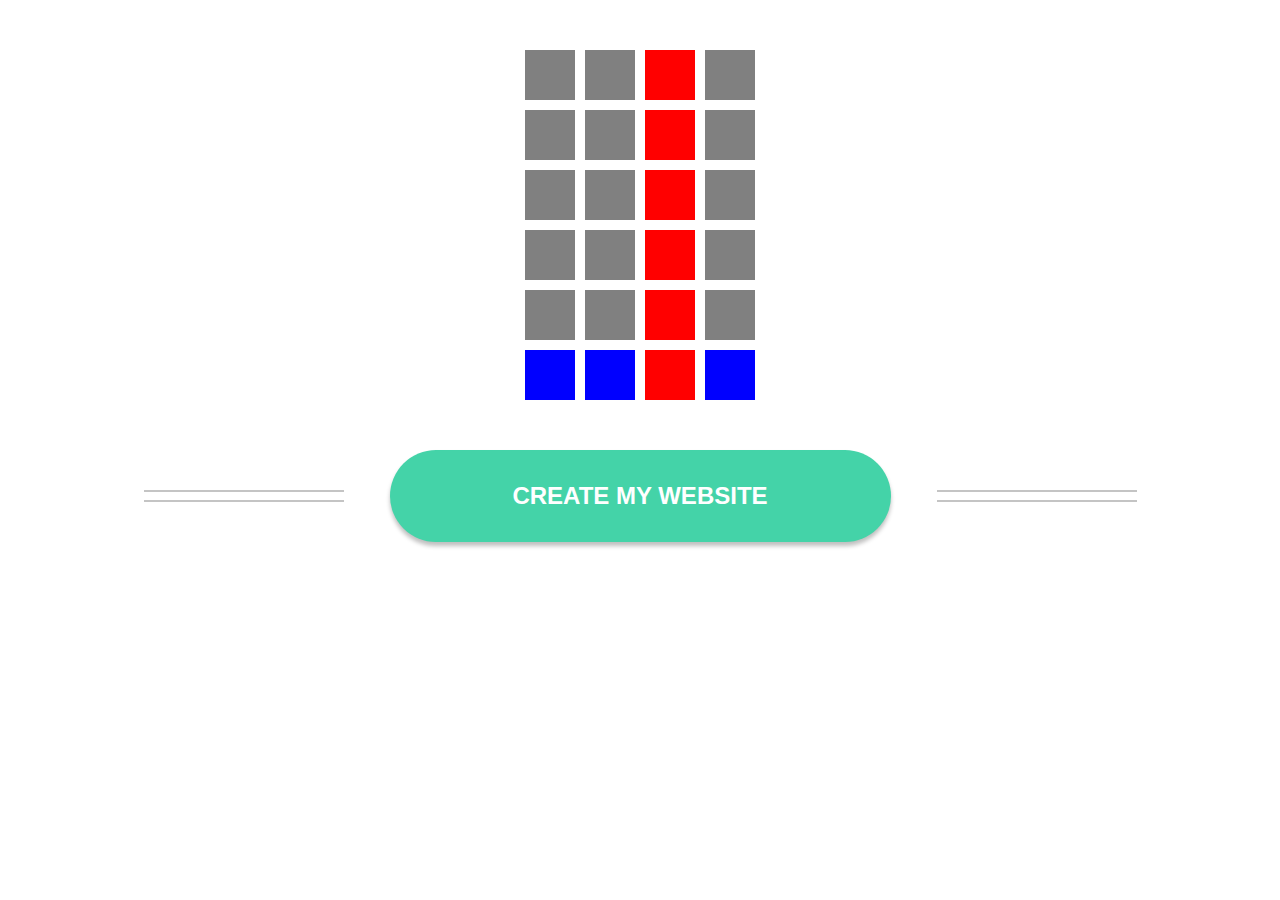
<file: homework8/index.html>
<!DOCTYPE html>
<html lang="en">
<head>
    <meta charset="UTF-8">
    <meta http-equiv="X-UA-Compatible" content="IE=edge">
    <meta name="viewport" content="width=device-width, initial-scale=1.0">
    <link rel="stylesheet" href="./styles.css">
    <title>cursor-basic</title>
</head>
<body>
<main>
    <div></div>
    <div></div>
    <div></div>
    <div></div>
    <div></div>
    <div></div>
    <div></div>
    <div></div>
    <div></div>
    <div></div>
    <div></div>
    <div></div>
    <div></div>
    <div></div>
    <div></div>
    <div></div>
    <div></div>
    <div></div>
    <div></div>
    <div></div>
    <div></div>
    <div></div>
    <div></div>
    <div></div>
</main>
<footer>
    <button class="my-button">CREATE MY WEBSITE</button>
</footer>
</body>
</html>
</file>
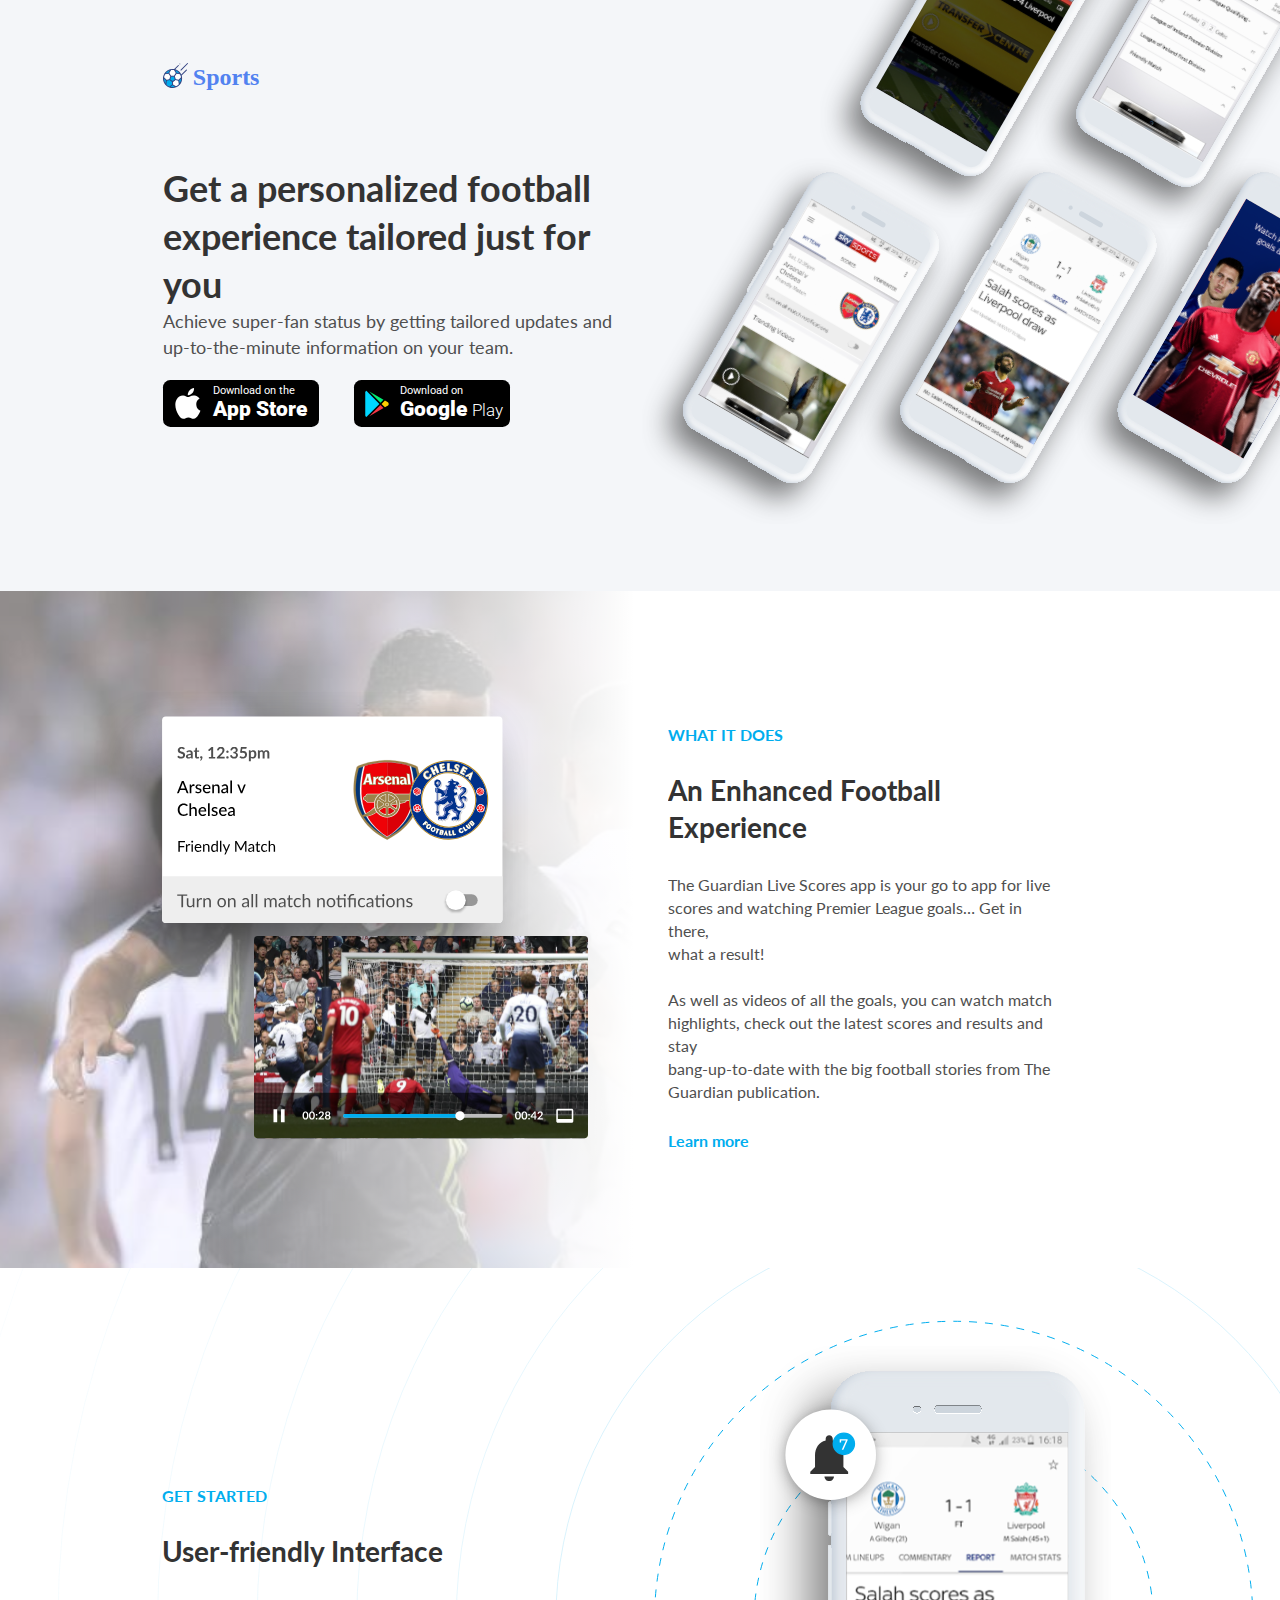
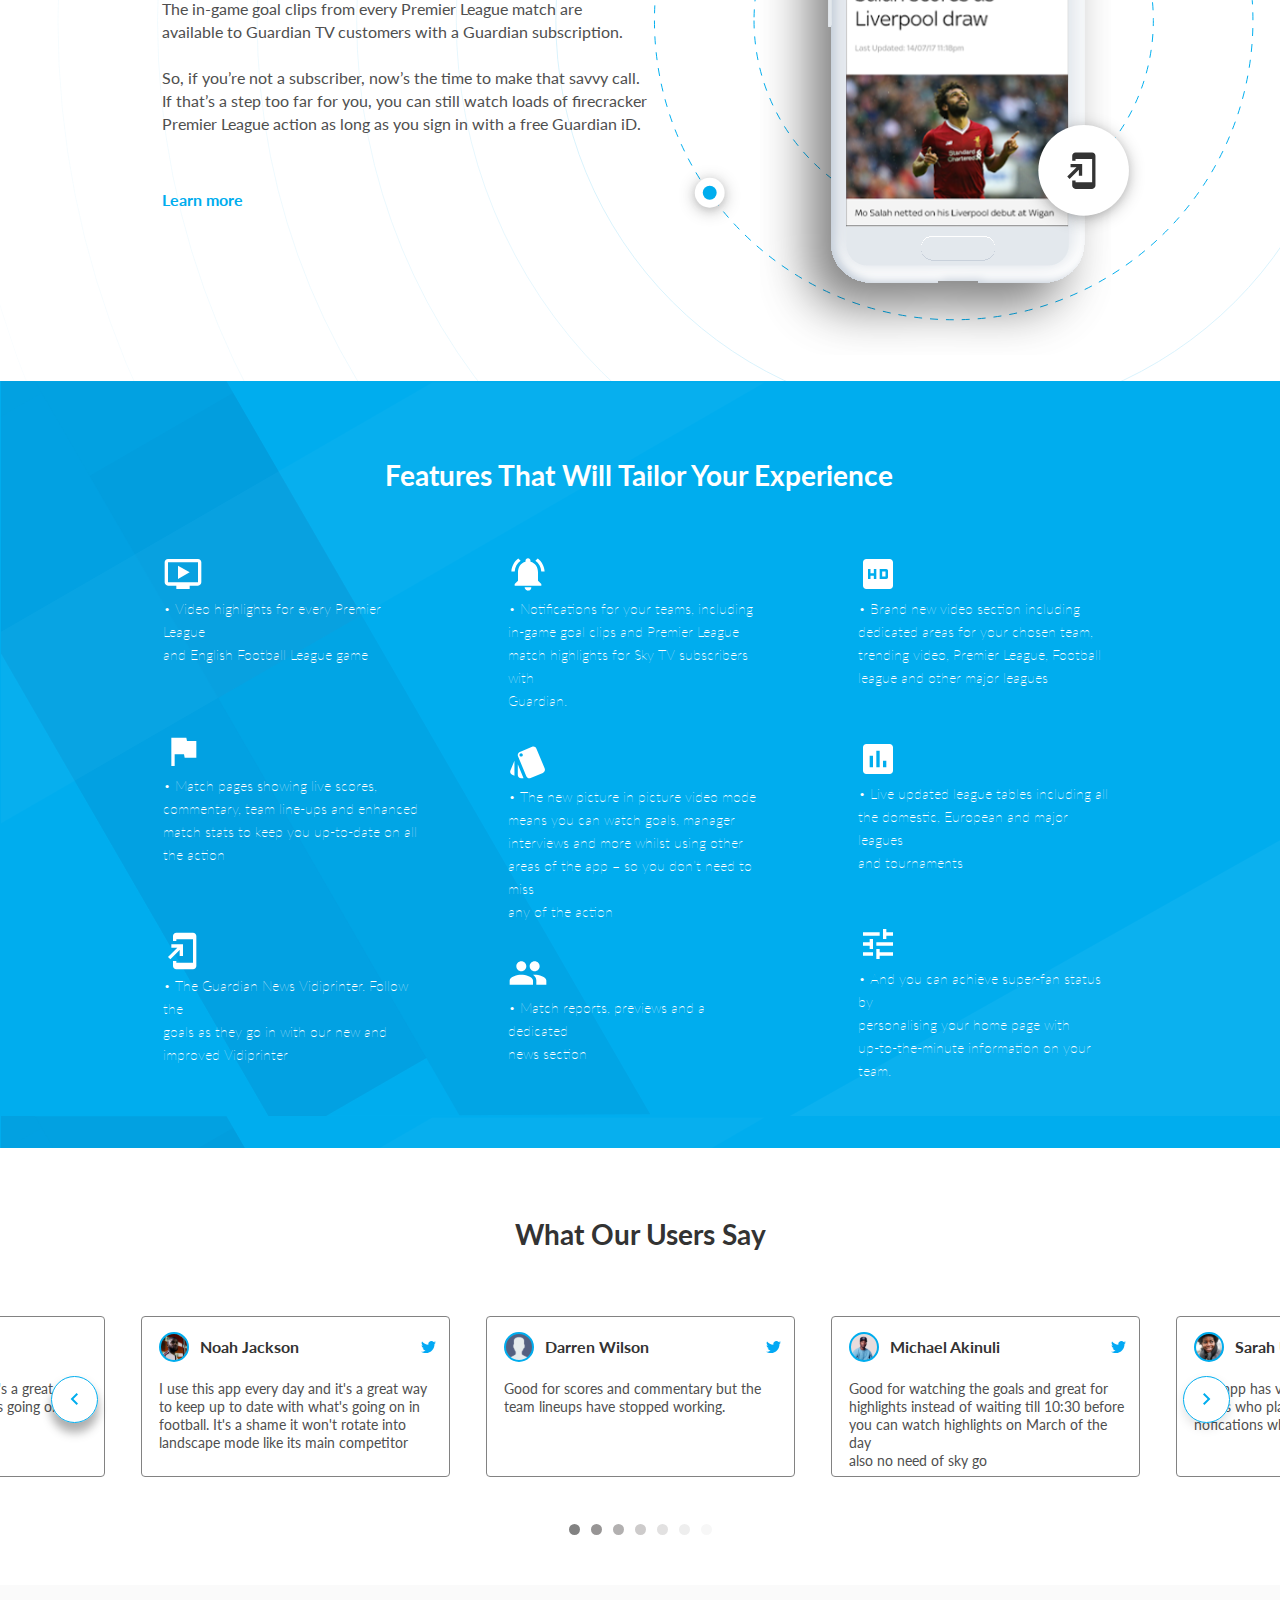
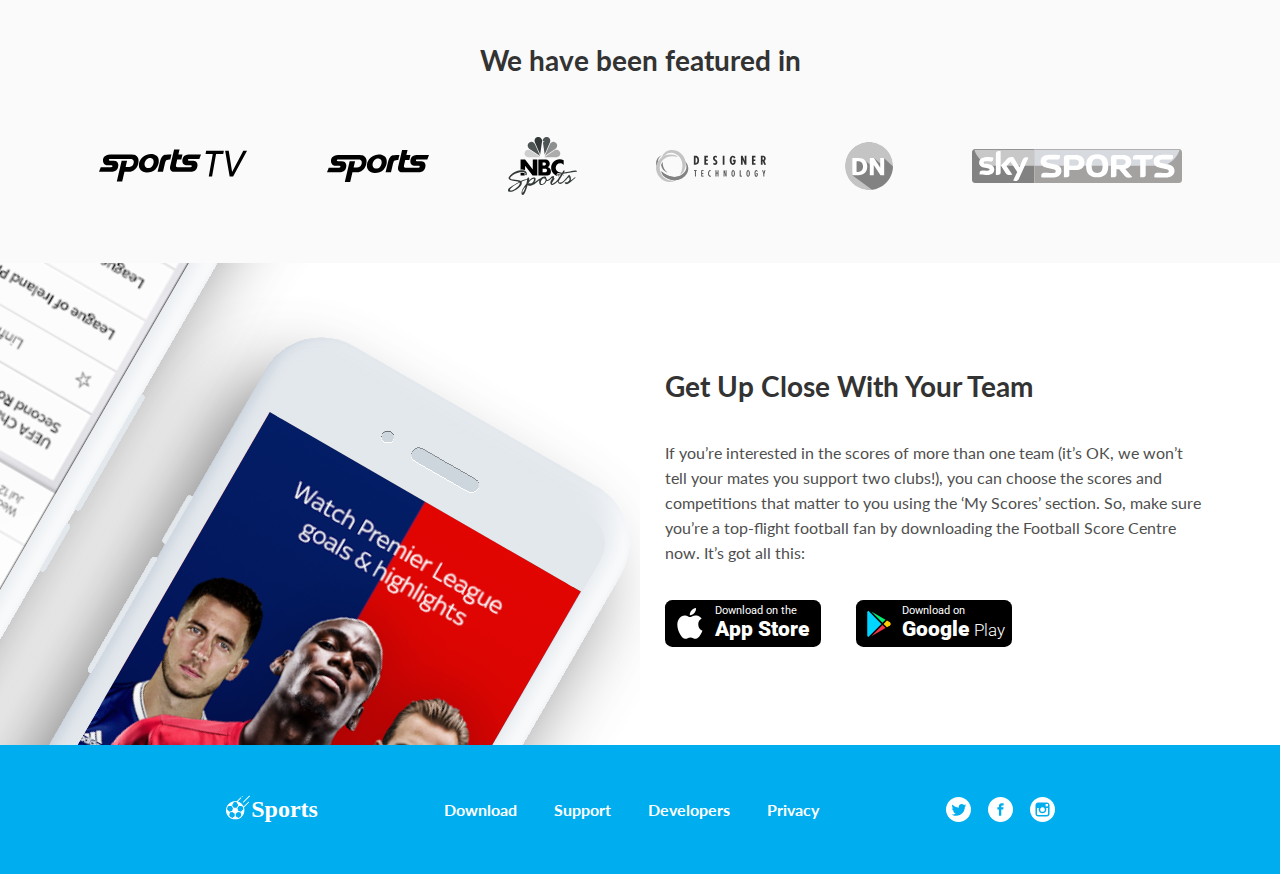
<file: homework9/index.html>
<!DOCTYPE html>
<html lang="en">
<head>
    <meta charset="UTF-8">
    <meta http-equiv="X-UA-Compatible" content="IE=edge">
    <meta name="viewport" content="width=device-width, initial-scale=1.0">
    <link rel="stylesheet" href="./css/reset.css">
    <link rel="stylesheet" href="./css/styles.css">
    <link href="https://fonts.googleapis.com/css2?family=Lato&family=Roboto:wght@100&display=swap" rel="stylesheet">
    <title>cursor-basic</title>
</head>
<body>
    <header>
    <section class="container-1">
        <div class="ball">
            <svg width="25" height="25" viewBox="0 0 25 25" fill="none" xmlns="http://www.w3.org/2000/svg">
            <g clip-path="url(#clip0_60_1)">
            <path fill-rule="evenodd" clip-rule="evenodd" d="M6.47071 23.9756L9.53906 21.7764V18.6335L6.70703 16.576L3.40236 17.3178L2.90321 21.6097L6.47071 23.9756Z" fill="white"/>
            <path fill-rule="evenodd" clip-rule="evenodd" d="M0.488968 15.452C0.488968 10.4485 4.54514 6.39229 9.54868 6.39229C14.5522 6.39229 18.6084 10.4485 18.6084 15.452C18.6084 20.4556 14.5522 24.5117 9.54868 24.5117C4.54514 24.5117 0.488968 20.4556 0.488968 15.452Z" fill="#00ADEE"/>
            <path fill-rule="evenodd" clip-rule="evenodd" d="M12.9485 23.8516L9.55663 21.7764V18.6334L12.3885 16.576L15.6931 17.3177L16.3516 21.4332L12.9485 23.8516Z" fill="white"/>
            <path fill-rule="evenodd" clip-rule="evenodd" d="M18.5498 14.4359L15.6928 17.3179L12.3881 16.5761L11.3065 13.2468L13.3488 10.1039L17.3669 10.8752L18.5498 14.4359Z" fill="white"/>                
            <path fill-rule="evenodd" clip-rule="evenodd" d="M0.550865 14.3895L3.40254 17.3179L6.70721 16.5761L7.78906 13.2468L5.74667 10.1039L1.73895 10.8567L0.550865 14.3895Z" fill="white"/>
            <path fill-rule="evenodd" clip-rule="evenodd" d="M7.78854 6.56391L5.74654 10.1041L7.78893 13.2471H11.3072L13.3496 10.1041L11.3072 6.56391H7.78854Z" fill="white"/>
            <path d="M1.29064 10.6634C0.649391 11.7653 0.222336 13.0062 0.0666962 14.3291C0.066124 14.3333 0.0657425 14.3375 0.0651703 14.3417C0.0228271 14.706 0.000320435 15.0764 0.000320435 15.452C0.000320435 17.9319 0.950943 20.1939 2.50658 21.8931C2.53137 21.9278 2.56055 21.9595 2.59374 21.9868C3.60426 23.0616 4.86005 23.9033 6.2713 24.4205C6.29667 24.432 6.32299 24.4415 6.34988 24.4484C7.35029 24.8051 8.4268 25 9.54832 25C10.7992 25 11.9945 24.7578 13.0903 24.3185C13.12 24.3095 13.1486 24.2977 13.1763 24.2832C14.5236 23.7278 15.7169 22.8725 16.6728 21.8012C16.7041 21.7735 16.732 21.7424 16.7554 21.7081C18.2128 20.0312 19.0963 17.8429 19.0963 15.452C19.0963 15.0936 19.0757 14.7398 19.037 14.3915C19.0366 14.3871 19.036 14.3829 19.0355 14.3787C18.9645 13.7466 18.8316 13.1332 18.6429 12.5444L23.772 7.41539C23.9627 7.22466 23.9627 6.91547 23.772 6.72474C23.6766 6.62937 23.5517 6.58169 23.4268 6.58169C23.3018 6.58169 23.1769 6.62937 23.0815 6.72474L18.2601 11.5459C18.1259 11.2478 17.9767 10.9575 17.8136 10.6766C17.7987 10.643 17.7799 10.6115 17.7579 10.5824C16.5475 8.54969 14.6043 7.00245 12.2953 6.30741L15.735 2.86789C15.9255 2.67715 15.9255 2.36797 15.735 2.17724C15.6396 2.08187 15.5145 2.03419 15.3896 2.03419C15.2646 2.03419 15.1397 2.08187 15.0443 2.17724L11.178 6.04382C10.6481 5.95226 10.1037 5.90401 9.54832 5.90401C6.07027 5.90401 3.02099 7.77378 1.35168 10.5606C1.32726 10.5923 1.30666 10.6266 1.29064 10.6634ZM5.51542 10.6441L7.25263 13.3175L6.3289 16.1604L4.13335 16.6534L3.5621 16.7816L1.06596 14.2183C1.21759 13.1708 1.55939 12.184 2.0553 11.294L5.51542 10.6441ZM11.8438 13.3175L13.5803 10.6455L17.0511 11.3115C17.5483 12.2089 17.889 13.2046 18.0366 14.2612L15.5372 16.7824L12.7675 16.1604L12.152 14.2658L11.8438 13.3175ZM16.6555 20.2385L16.2151 17.4856L18.1182 15.5659C18.0955 17.2937 17.5598 18.9001 16.6555 20.2385ZM10.9527 13.735L11.8152 16.3895L9.55728 18.0298L7.29936 16.3893L8.16187 13.735H10.9527ZM0.977837 15.5275L2.89091 17.4921L2.55273 20.3997C1.57426 19.0201 0.993668 17.3401 0.977837 15.5275ZM3.41543 21.4336L3.84763 17.7183L4.8982 17.4826L6.59898 17.1007L9.05107 18.8822V21.5256L6.401 23.4249C5.26785 22.9759 4.25294 22.2919 3.41543 21.4336ZM7.56582 23.7915L9.56892 22.3558L11.802 23.7221C11.0835 23.9182 10.328 24.0234 9.54832 24.0234C8.86606 24.0234 8.2023 23.9429 7.56582 23.7915ZM12.9871 23.3025L10.0456 21.5027V18.8822L11.7751 17.6256L12.4975 17.1007L15.2639 17.7217L15.8323 21.2746C15.0379 22.1313 14.071 22.8258 12.9871 23.3025ZM16.2959 10.1723L13.6613 9.66644L12.3195 7.34062C13.9047 7.88364 15.2818 8.87909 16.2959 10.1723ZM10.9977 7.00378L12.7775 10.0887L11.0425 12.7584H8.0541L6.31918 10.0887L8.09854 7.00397C8.57004 6.92329 9.05431 6.88076 9.54832 6.88076C10.0423 6.88057 10.5264 6.9231 10.9977 7.00378ZM6.77694 7.34062L5.43588 9.66549L2.81137 10.1585C3.82436 8.87203 5.19727 7.88174 6.77694 7.34062Z" fill="#334382"/>                <path d="M18.2753 7.41569L24.8569 0.833807C25.0477 0.643072 25.0477 0.333891 24.8569 0.143156C24.7616 0.0479794 24.6367 0.000295639 24.5117 0.000295639C24.3868 0.000295639 24.2619 0.0479794 24.1665 0.143347L17.5846 6.72503C17.3941 6.91577 17.3941 7.22495 17.5846 7.41569C17.7753 7.60623 18.0845 7.60623 18.2753 7.41569Z" fill="#334382"/>
            <path d="M16.8877 1.51318C17.0161 1.51318 17.1419 1.46092 17.2327 1.37013C17.3235 1.27934 17.376 1.15346 17.376 1.02452C17.376 0.896156 17.3237 0.770653 17.2327 0.679672C17.1419 0.58831 17.0161 0.53624 16.8877 0.53624C16.7591 0.53624 16.6333 0.58831 16.5425 0.679672C16.4517 0.770462 16.3994 0.896156 16.3994 1.02452C16.3994 1.15346 16.4515 1.27934 16.5425 1.37013C16.6333 1.46092 16.7591 1.51318 16.8877 1.51318Z" fill="#334382"/>
            </g>
            <defs>
            <clipPath id="clip0_60_1">
            <rect width="25" height="25" fill="white" transform="matrix(-1 0 0 -1 25 25)"/>                </clipPath>
            </defs>
            </svg>
            <h2 class="title">Sports</h2>
        </div>
        <h2 class="info">Get a personalized football <br> experience tailored just for you</h2>
        <p class="paragraph">Achieve super-fan status by getting tailored updates and <br> up-to-the-minute information on your team.</p>
        <div class="buttons"> 
        <button class="btn-1">
            <svg width="26" height="31" viewBox="0 0 26 31" fill="none" xmlns="http://www.w3.org/2000/svg">
                <path fill-rule="evenodd" clip-rule="evenodd" d="M19.006 0.078125C17.4564 0.143073 15.5787 1.10966 14.4675 2.40919C13.4685 3.56327 12.5965 5.40512 12.8316 7.17116C14.5617 7.3064 16.3246 6.29357 17.4015 4.99338C18.4763 3.69085 19.204 1.88324 19.006 0.078125ZM18.5678 30.813C20.6674 30.7739 21.9972 28.9093 23.2828 27.0332C24.6915 24.9782 25.3136 22.9857 25.4063 22.6886C25.4115 22.672 25.415 22.6608 25.4169 22.655C25.416 22.6546 25.4134 22.6535 25.4092 22.6518C25.2072 22.5698 21.321 20.9921 21.2824 16.4316C21.2444 12.6655 24.2522 10.7921 24.5833 10.5859C24.5948 10.5787 24.6031 10.5735 24.6079 10.5704C22.7975 7.92677 19.9785 7.56428 18.9741 7.52288C17.507 7.37474 16.0836 7.93473 14.9206 8.39227C14.1816 8.68304 13.5477 8.93243 13.0745 8.93243C12.5479 8.93243 11.8967 8.67434 11.1658 8.38469C10.2091 8.00559 9.1161 7.57244 7.98768 7.59316C5.37398 7.63223 2.96205 9.11208 1.61601 11.451C-1.10216 16.1607 0.918947 23.1394 3.56701 26.9581C4.86319 28.8258 6.40446 30.9278 8.43142 30.8521C9.33644 30.8158 9.98053 30.542 10.6466 30.2587C11.4165 29.9314 12.2157 29.5916 13.4811 29.5916C14.6864 29.5916 15.4486 29.9209 16.1818 30.2377C16.883 30.5406 17.5577 30.8321 18.5678 30.813Z" fill="white"/>
            </svg>
            <div class="info-btn">
                <p class="download">Download on the</p>
                <h2 class="store">App Store</h2>
            </div>
        </button>
        <button class="btn-2">
        <svg width="40" height="40" viewBox="0 0 45 45" fill="none" xmlns="http://www.w3.org/2000/svg">
            <path d="M12.6719 36.178V10.8249C12.6719 9.94019 13.1836 9.17544 13.9261 8.8125L28.5569 23.4972L13.9203 38.1875C13.1809 37.8235 12.6719 37.0605 12.6719 36.178Z" fill="#00D6FF"/>
            <path d="M33.198 28.1558L17.2002 37.4261L29.8173 24.7627L33.198 28.1558Z" fill="#F93647"/>
            <path d="M38.1708 21.7243C38.7029 22.1331 39.0461 22.7772 39.0461 23.5017C39.0461 24.2153 38.7133 24.8508 38.1948 25.2603L34.7967 27.2295L31.0781 23.4974L34.7942 19.7676L38.1708 21.7243Z" fill="#FFCE00"/>
            <path d="M17.21 9.57764L33.1959 18.841L29.8177 22.2316L17.21 9.57764Z" fill="#00F076"/>
        </svg>
        <div class="info-btn">
            <p class="download">Download on</p>
            <h2 class="store">Google<p class="play">Play</p></h2>
        </div>
        </button>
        </div>
    </section>
    <div class="mobile-block">
        <img class="phones" src="./images/frame.svg" alt="Phones">
    </div>
    </header>
    <main>
    <section class="container-2">
        <div class="foto-ronaldo">
            <img class="match-notifications" src="./images/SAMPLE01.svg" alt="Match-table">
            <img class="match" src="./images/SAMPLE02.svg" alt="Match Arsenal vs Chelsea">
        </div>
        <div class="football-experience">
            <span class="about-title">WHAT IT DOES</span>
            <h2 class="title-2">An Enhanced Football Experience</h2>
            <p class="paragraph-2">The Guardian Live Scores app is your go to app for live <br> scores and watching Premier League goals… Get in there, <br> what a result!
                <br>
                <br>
                As well as videos of all the goals, you can watch match <br> highlights, check out the latest scores and results and stay <br> bang-up-to-date with the big football stories from The <br> Guardian publication.</p>
            <span class="about-title">Learn more</span>
        </div>
    </section>
    <section class="container-3">
        <div class="get-started">
            <span class="about-title">GET STARTED</span>
            <h2 class="title-2">User-friendly Interface</h2>
            <p class="paragraph-2">
                The in-game goal clips from every Premier League match are <br> available to Guardian TV customers with a Guardian subscription.
                <br>
                <br>
                So, if you’re not a subscriber, now’s the time to make that savvy call. <br> If that’s a step too far for you, you can still watch loads of firecracker <br> Premier League action as long as you sign in with a free Guardian iD.</p>
            <span class="about-title learn">Learn more</span>
        </div>
        <div class="media-device"></div>
    </section>
    <section class="container-4">
    <div class="top-box"><h2 class="tailor">Features That Will Tailor Your Experience</h2></div>
    <div class="bottom-box">
    <div class="left-box">
        <div>
            <svg width="40" height="40" viewBox="0 0 40 40" fill="none" xmlns="http://www.w3.org/2000/svg">
            <path class="bg-icon" d="M35.0003 5H5.00033C3.15033 5 1.66699 6.48333 1.66699 8.33333V28.3333C1.66699 30.1667 3.15033 31.6667 5.00033 31.6667H13.3337V35H26.667V31.6667H35.0003C36.8337 31.6667 38.317 30.1667 38.317 28.3333L38.3337 8.33333C38.3337 6.48333 36.8337 5 35.0003 5ZM35.0003 28.3333H5.00033V8.33333H35.0003V28.3333ZM26.667 18.3333L15.0003 25V11.6667L26.667 18.3333Z" fill="white"/>
            </svg>
            <p class="info-card">• Video highlights for every Premier League <br> and English Football League game</p>
        </div>
        <div>
            <svg width="40" height="40" viewBox="0 0 40 40" fill="none" xmlns="http://www.w3.org/2000/svg">
            <path class="bg-icon" d="M23.9997 10.0001L23.333 6.66675H8.33301V35.0001H11.6663V23.3334H20.9997L21.6663 26.6667H33.333V10.0001H23.9997Z" fill="white"/>
            </svg>
            <p class="info-card">• Match pages showing live scores, <br> commentary, team line-ups and enhanced <br> match stats to keep you up-to-date on all <br> the action</p>
        </div>
        <div>
            <svg width="40" height="40" viewBox="0 0 40 40" fill="none" xmlns="http://www.w3.org/2000/svg">
            <path class="bg-icon" d="M30 1.68341L13.3333 1.66675C11.5 1.66675 10 3.16675 10 5.00008V10.0001H13.3333V8.33342H30V31.6667H13.3333V30.0001H10V35.0001C10 36.8334 11.5 38.3334 13.3333 38.3334H30C31.8333 38.3334 33.3333 36.8334 33.3333 35.0001V5.00008C33.3333 3.16675 31.8333 1.68341 30 1.68341ZM16.6667 25.0001H20V13.3334H8.33333V16.6667H14.3167L5 25.9834L7.35 28.3334L16.6667 19.0167V25.0001Z" fill="white"/>
            </svg>
            <p class="info-card">• The Guardian News Vidiprinter. Follow the <br> goals as they go in with our new and <br> improved Vidiprinter</p>
        </div>
    </div>
    <div class="center-box">
        <div>
            <svg width="40" height="40" viewBox="0 0 40 40" fill="none" xmlns="http://www.w3.org/2000/svg">
            <path class="bg-icon" d="M12.6338 6.80008L10.2505 4.41675C6.25046 7.46675 3.61712 12.1667 3.38379 17.5001H6.71712C6.96712 13.0834 9.23379 9.21675 12.6338 6.80008ZM33.2838 17.5001H36.6171C36.3671 12.1667 33.7338 7.46675 29.7505 4.41675L27.3838 6.80008C30.7505 9.21675 33.0338 13.0834 33.2838 17.5001ZM30.0005 18.3334C30.0005 13.2167 27.2671 8.93341 22.5005 7.80008V6.66675C22.5005 5.28341 21.3838 4.16675 20.0005 4.16675C18.6171 4.16675 17.5005 5.28341 17.5005 6.66675V7.80008C12.7171 8.93341 10.0005 13.2001 10.0005 18.3334V26.6667L6.66712 30.0001V31.6667H33.3338V30.0001L30.0005 26.6667V18.3334ZM20.0005 36.6667C20.2338 36.6667 20.4505 36.6501 20.6671 36.6001C21.7505 36.3667 22.6338 35.6334 23.0671 34.6334C23.2338 34.2334 23.3171 33.8001 23.3171 33.3334H16.6505C16.6671 35.1667 18.1505 36.6667 20.0005 36.6667Z" fill="white"/>
            </svg>
            <p class="info-card">• Notifications for your teams, including <br> in-game goal clips and Premier League <br> match highlights for Sky TV subscribers with <br> Guardian.</p>
        </div>
        <div>
            <svg width="40" height="40" viewBox="0 0 40 40" fill="none" xmlns="http://www.w3.org/2000/svg">
            <path class="bg-icon" d="M4.21642 32.7499L6.44976 33.6833V18.6333L2.39976 28.3999C1.71643 30.0999 2.53309 32.0499 4.21642 32.7499ZM36.7164 26.5833L28.4498 6.63325C27.9331 5.38325 26.7164 4.61659 25.4331 4.58325C24.9998 4.58325 24.5498 4.64992 24.1164 4.83325L11.8331 9.91658C10.5831 10.4333 9.81642 11.6333 9.78309 12.9166C9.76642 13.3666 9.84976 13.8166 10.0331 14.2499L18.2998 34.1999C18.8164 35.4666 20.0498 36.2333 21.3498 36.2499C21.7831 36.2499 22.2164 36.1666 22.6331 35.9999L34.8998 30.9166C36.5998 30.2166 37.4164 28.2666 36.7164 26.5833ZM13.1331 14.5833C12.2164 14.5833 11.4664 13.8333 11.4664 12.9166C11.4664 11.9999 12.2164 11.2499 13.1331 11.2499C14.0498 11.2499 14.7998 11.9999 14.7998 12.9166C14.7998 13.8333 14.0498 14.5833 13.1331 14.5833ZM9.79976 32.9166C9.79976 34.7499 11.2998 36.2499 13.1331 36.2499H15.5498L9.79976 22.3499V32.9166Z" fill="white"/>
            </svg>
            <p class="info-card">• The new picture in picture video mode <br> means you can watch goals, manager <br> interviews and more whilst using other <br> areas of the app – so you don’t need to miss <br> any of the action</p>
        </div>
        <div>
            <svg width="40" height="40" viewBox="0 0 40 40" fill="none" xmlns="http://www.w3.org/2000/svg">
            <path class="bg-icon" d="M26.667 18.3333C29.4337 18.3333 31.6503 16.0999 31.6503 13.3333C31.6503 10.5666 29.4337 8.33325 26.667 8.33325C23.9003 8.33325 21.667 10.5666 21.667 13.3333C21.667 16.0999 23.9003 18.3333 26.667 18.3333ZM13.3337 18.3333C16.1003 18.3333 18.317 16.0999 18.317 13.3333C18.317 10.5666 16.1003 8.33325 13.3337 8.33325C10.567 8.33325 8.33366 10.5666 8.33366 13.3333C8.33366 16.0999 10.567 18.3333 13.3337 18.3333ZM13.3337 21.6666C9.45033 21.6666 1.66699 23.6166 1.66699 27.4999V31.6666H25.0003V27.4999C25.0003 23.6166 17.217 21.6666 13.3337 21.6666ZM26.667 21.6666C26.1837 21.6666 25.6337 21.6999 25.0503 21.7499C26.9837 23.1499 28.3337 25.0333 28.3337 27.4999V31.6666H38.3337V27.4999C38.3337 23.6166 30.5503 21.6666 26.667 21.6666Z" fill="white"/>
            </svg>
            <p class="info-card">• Match reports, previews and a dedicated <br> news section</p>
        </div>
    </div>
    <div class="right-box"> 
        <div>
            <svg width="40" height="40" viewBox="0 0 40 40" fill="none" xmlns="http://www.w3.org/2000/svg">
            <path class="bg-icon" d="M31.6667 5H8.33333C6.48333 5 5 6.5 5 8.33333V31.6667C5 33.5 6.48333 35 8.33333 35H31.6667C33.5 35 35 33.5 35 31.6667V8.33333C35 6.5 33.5 5 31.6667 5ZM18.3333 25H15.8333V21.6667H12.5V25H10V15H12.5V19.1667H15.8333V15H18.3333V25ZM21.6667 15H28.3333C29.25 15 30 15.75 30 16.6667V23.3333C30 24.25 29.25 25 28.3333 25H21.6667V15ZM24.1667 22.5H27.5V17.5H24.1667V22.5Z" fill="white"/>
            </svg>
            <p class="info-card">• Brand new video section including <br> dedicated areas for your chosen team, <br> trending video, Premier League, Football <br> league and other major leagues</p>
        </div>
        <div>
            <svg width="40" height="40" viewBox="0 0 40 40" fill="none" xmlns="http://www.w3.org/2000/svg">
            <path class="bg-icon" d="M31.6667 5H8.33333C6.5 5 5 6.5 5 8.33333V31.6667C5 33.5 6.5 35 8.33333 35H31.6667C33.5 35 35 33.5 35 31.6667V8.33333C35 6.5 33.5 5 31.6667 5ZM15 28.3333H11.6667V16.6667H15V28.3333ZM21.6667 28.3333H18.3333V11.6667H21.6667V28.3333ZM28.3333 28.3333H25V21.6667H28.3333V28.3333Z" fill="white"/>
            </svg>
            <p class="info-card">• Live updated league tables including all <br> the domestic, European and major leagues <br> and tournaments</p>
        </div>
        <div>
            <svg width="40" height="40" viewBox="0 0 40 40" fill="none" xmlns="http://www.w3.org/2000/svg">
            <path class="bg-icon" d="M5 28.3333V31.6667H15V28.3333H5ZM5 8.33333V11.6667H21.6667V8.33333H5ZM21.6667 35V31.6667H35V28.3333H21.6667V25H18.3333V35H21.6667ZM11.6667 15V18.3333H5V21.6667H11.6667V25H15V15H11.6667ZM35 21.6667V18.3333H18.3333V21.6667H35ZM25 15H28.3333V11.6667H35V8.33333H28.3333V5H25V15Z" fill="white"/>
            </svg>
            <p class="info-card">• And you can achieve super-fan status by <br> personalising your home page with <br> up-to-the-minute information on your team.</p>
        </div>
    </div>
    </div>
    </section>
    <section class="container-5">
        <h2 class="head-5">What Our Users Say</h2>
    </section>
    <section class="container-6">
        <div class="slider-box">
            <div class="slider-1 left">
                <p class="info-slider2">I use this app every day and it's a great way <br> to keep up to date with what's going on in <br> football.</p>
            </div>
            <div class="slider-1">
                <div class="title-slider">
                    <div class="main-part">
                    <img src="./images/noah.svg" alt="Noah Jackson">
                    <h2 class="part-name">Noah Jackson</h2>
                    </div>
                    <svg width="15" height="12" viewBox="0 0 15 12" fill="none" xmlns="http://www.w3.org/2000/svg">
                    <path d="M15 1.42062C14.4422 1.66154 13.8478 1.82123 13.2281 1.89877C13.8656 1.524 14.3522 0.935077 14.5809 0.225231C13.9866 0.574154 13.3303 0.820615 12.6309 0.958154C12.0666 0.366462 11.2622 0 10.3847 0C8.68219 0 7.31156 1.36062 7.31156 3.02862C7.31156 3.26862 7.33219 3.49938 7.38281 3.71908C4.82625 3.59631 2.56406 2.38985 1.04437 0.552C0.779062 1.00523 0.623438 1.524 0.623438 2.08246C0.623438 3.13108 1.17188 4.06062 1.98937 4.59877C1.49531 4.58954 1.01063 4.44831 0.6 4.22585C0.6 4.23508 0.6 4.24708 0.6 4.25908C0.6 5.73046 1.66594 6.95262 3.06375 7.23415C2.81344 7.30154 2.54063 7.33385 2.2575 7.33385C2.06063 7.33385 1.86187 7.32277 1.67531 7.28215C2.07375 8.48123 3.20438 9.36277 4.54875 9.39138C3.5025 10.1972 2.17406 10.6828 0.735938 10.6828C0.48375 10.6828 0.241875 10.6717 0 10.6412C1.36219 11.5062 2.97656 12 4.7175 12C10.3763 12 13.47 7.38462 13.47 3.384C13.47 3.25015 13.4653 3.12092 13.4587 2.99262C14.0691 2.56615 14.5819 2.03354 15 1.42062Z" fill="#03A9F4"/>
                    </svg>
                </div>
                <p class="info-slider">I use this app every day and it's a great way <br> to keep up to date with what's going on in <br> football. It's a shame it won't rotate into <br> landscape mode like its main competitor</p>
            </div>
            <div class="slider-1">
                <div class="title-slider">
                    <div class="main-part">
                    <img src="./images/darren.svg" alt="Darren Wilson">
                    <h2 class="part-name">Darren Wilson</h2>
                    </div>
                    <svg width="15" height="12" viewBox="0 0 15 12" fill="none" xmlns="http://www.w3.org/2000/svg">
                    <path d="M15 1.42062C14.4422 1.66154 13.8478 1.82123 13.2281 1.89877C13.8656 1.524 14.3522 0.935077 14.5809 0.225231C13.9866 0.574154 13.3303 0.820615 12.6309 0.958154C12.0666 0.366462 11.2622 0 10.3847 0C8.68219 0 7.31156 1.36062 7.31156 3.02862C7.31156 3.26862 7.33219 3.49938 7.38281 3.71908C4.82625 3.59631 2.56406 2.38985 1.04437 0.552C0.779062 1.00523 0.623438 1.524 0.623438 2.08246C0.623438 3.13108 1.17188 4.06062 1.98937 4.59877C1.49531 4.58954 1.01063 4.44831 0.6 4.22585C0.6 4.23508 0.6 4.24708 0.6 4.25908C0.6 5.73046 1.66594 6.95262 3.06375 7.23415C2.81344 7.30154 2.54063 7.33385 2.2575 7.33385C2.06063 7.33385 1.86187 7.32277 1.67531 7.28215C2.07375 8.48123 3.20438 9.36277 4.54875 9.39138C3.5025 10.1972 2.17406 10.6828 0.735938 10.6828C0.48375 10.6828 0.241875 10.6717 0 10.6412C1.36219 11.5062 2.97656 12 4.7175 12C10.3763 12 13.47 7.38462 13.47 3.384C13.47 3.25015 13.4653 3.12092 13.4587 2.99262C14.0691 2.56615 14.5819 2.03354 15 1.42062Z" fill="#03A9F4"/>
                    </svg>
                </div>
                <p class="info-slider">Good for scores and commentary but the <br> team lineups have stopped working. </p>
            </div>
            <div class="slider-1">
                <div class="title-slider">
                    <div class="main-part">
                    <img src="./images/michael.svg" alt="Michael Akinuli">
                    <h2 class="part-name">Michael Akinuli</h2>
                    </div>
                    <svg width="15" height="12" viewBox="0 0 15 12" fill="none" xmlns="http://www.w3.org/2000/svg">
                    <path d="M15 1.42062C14.4422 1.66154 13.8478 1.82123 13.2281 1.89877C13.8656 1.524 14.3522 0.935077 14.5809 0.225231C13.9866 0.574154 13.3303 0.820615 12.6309 0.958154C12.0666 0.366462 11.2622 0 10.3847 0C8.68219 0 7.31156 1.36062 7.31156 3.02862C7.31156 3.26862 7.33219 3.49938 7.38281 3.71908C4.82625 3.59631 2.56406 2.38985 1.04437 0.552C0.779062 1.00523 0.623438 1.524 0.623438 2.08246C0.623438 3.13108 1.17188 4.06062 1.98937 4.59877C1.49531 4.58954 1.01063 4.44831 0.6 4.22585C0.6 4.23508 0.6 4.24708 0.6 4.25908C0.6 5.73046 1.66594 6.95262 3.06375 7.23415C2.81344 7.30154 2.54063 7.33385 2.2575 7.33385C2.06063 7.33385 1.86187 7.32277 1.67531 7.28215C2.07375 8.48123 3.20438 9.36277 4.54875 9.39138C3.5025 10.1972 2.17406 10.6828 0.735938 10.6828C0.48375 10.6828 0.241875 10.6717 0 10.6412C1.36219 11.5062 2.97656 12 4.7175 12C10.3763 12 13.47 7.38462 13.47 3.384C13.47 3.25015 13.4653 3.12092 13.4587 2.99262C14.0691 2.56615 14.5819 2.03354 15 1.42062Z" fill="#03A9F4"/>
                    </svg>
                </div>
                <p class="info-slider">Good for watching the goals and great for <br> highlights instead of waiting till 10:30 before <br> you can watch highlights on March of the day <br> also no need of sky go</p>
            </div>
            <div class="slider-1 right">
                    <div class="main-part">
                    <img src="./images/sarah.svg" alt="Sarah Udoma">
                    <h2 class="part-name">Sarah Udoma</h2>
                    </div>
                <p class="info-slider">This app has videos for other premier league <br> teams who play and it also gives me <br> nofications when my favourite team plays</p>
            </div>
        <img class="arrow-left" src="./images/arrow-left.svg" alt="Arrow left">
        <img class="arrow-right" src="./images/arrow-right.svg" alt="Arrow right">
        </div>
    </section>
    <div class="dots">
        <svg width="143" height="11" viewBox="0 0 143 11" fill="none" xmlns="http://www.w3.org/2000/svg">
            <circle cx="5.5" cy="5.5" r="5.5" fill="#828282"/>
            <circle cx="27.5" cy="5.5" r="5.5" fill="#979595"/>
            <circle cx="49.5" cy="5.5" r="5.5" fill="#B2B0B0"/>
            <circle cx="71.5" cy="5.5" r="5.5" fill="#CDCBCB"/>
            <circle cx="93.5" cy="5.5" r="5.5" fill="#E2E1E1"/>
            <circle cx="115.5" cy="5.5" r="5.5" fill="#EEEEEE"/>
            <circle cx="137.5" cy="5.5" r="5.5" fill="#F7F7F7"/>
        </svg>
    </div>
    <section class="container-7">
        <h2 class="head-7">We have been featured in</h2>
        <div class="sports-logo">
            <img src="./images/sportstv.svg" alt="Logo SportsTV">
            <img src="./images/sports.svg" alt="Logo Sports">
            <img src="./images/nbcsports.svg" alt="Logo NBC Sports">
            <img src="./images/designer.svg" alt="Logo Designer Technology">
            <img src="./images/designer-news.svg" alt="Logo Designer News">
            <img src="./images/sky-sports.svg" alt="Logo Sky Sports">
        </div>
    </section>
    <section class="container-8">
        <div class="left-side"></div>
        <div class="right-side">
            <h2 class="title-8">Get Up Close With Your Team</h2>
            <p class="paragraph-8">If you’re interested in the scores of more than one team (it’s OK, we won’t <br> tell your mates you support two clubs!), you can choose the scores and <br> competitions that matter to you using the ‘My Scores’ section. So, make sure <br> you’re a top-flight football fan by downloading the Football Score Centre <br> now. It’s got all this:</p>
            <div class="buttons"> 
                <button class="btn-1">
                    <svg width="26" height="31" viewBox="0 0 26 31" fill="none" xmlns="http://www.w3.org/2000/svg">
                        <path fill-rule="evenodd" clip-rule="evenodd" d="M19.006 0.078125C17.4564 0.143073 15.5787 1.10966 14.4675 2.40919C13.4685 3.56327 12.5965 5.40512 12.8316 7.17116C14.5617 7.3064 16.3246 6.29357 17.4015 4.99338C18.4763 3.69085 19.204 1.88324 19.006 0.078125ZM18.5678 30.813C20.6674 30.7739 21.9972 28.9093 23.2828 27.0332C24.6915 24.9782 25.3136 22.9857 25.4063 22.6886C25.4115 22.672 25.415 22.6608 25.4169 22.655C25.416 22.6546 25.4134 22.6535 25.4092 22.6518C25.2072 22.5698 21.321 20.9921 21.2824 16.4316C21.2444 12.6655 24.2522 10.7921 24.5833 10.5859C24.5948 10.5787 24.6031 10.5735 24.6079 10.5704C22.7975 7.92677 19.9785 7.56428 18.9741 7.52288C17.507 7.37474 16.0836 7.93473 14.9206 8.39227C14.1816 8.68304 13.5477 8.93243 13.0745 8.93243C12.5479 8.93243 11.8967 8.67434 11.1658 8.38469C10.2091 8.00559 9.1161 7.57244 7.98768 7.59316C5.37398 7.63223 2.96205 9.11208 1.61601 11.451C-1.10216 16.1607 0.918947 23.1394 3.56701 26.9581C4.86319 28.8258 6.40446 30.9278 8.43142 30.8521C9.33644 30.8158 9.98053 30.542 10.6466 30.2587C11.4165 29.9314 12.2157 29.5916 13.4811 29.5916C14.6864 29.5916 15.4486 29.9209 16.1818 30.2377C16.883 30.5406 17.5577 30.8321 18.5678 30.813Z" fill="white"/>
                    </svg>
                    <div class="info-btn">
                        <p class="download">Download on the</p>
                        <h2 class="store">App Store</h2>
                    </div>
                </button>
                <button class="btn-2">
                <svg width="40" height="40" viewBox="0 0 45 45" fill="none" xmlns="http://www.w3.org/2000/svg">
                    <path d="M12.6719 36.178V10.8249C12.6719 9.94019 13.1836 9.17544 13.9261 8.8125L28.5569 23.4972L13.9203 38.1875C13.1809 37.8235 12.6719 37.0605 12.6719 36.178Z" fill="#00D6FF"/>
                    <path d="M33.198 28.1558L17.2002 37.4261L29.8173 24.7627L33.198 28.1558Z" fill="#F93647"/>
                    <path d="M38.1708 21.7243C38.7029 22.1331 39.0461 22.7772 39.0461 23.5017C39.0461 24.2153 38.7133 24.8508 38.1948 25.2603L34.7967 27.2295L31.0781 23.4974L34.7942 19.7676L38.1708 21.7243Z" fill="#FFCE00"/>
                    <path d="M17.21 9.57764L33.1959 18.841L29.8177 22.2316L17.21 9.57764Z" fill="#00F076"/>
                </svg>
                <div class="info-btn">
                    <p class="download">Download on</p>
                    <h2 class="store">Google<p class="play">Play</p></h2>
                </div>
                </button>
            </div>
        </div>
    </section>
    </main>
    <footer>
    <section class="container-9">
        <div class="white-ball">
            <svg width="25" height="25" viewBox="0 0 25 25" fill="none" xmlns="http://www.w3.org/2000/svg">
            <g clip-path="url(#clip0_59_0)">
            <path fill-rule="evenodd" clip-rule="evenodd" d="M0.488968 15.452C0.488968 10.4485 4.54514 6.39229 9.54868 6.39229C14.5522 6.39229 18.6084 10.4485 18.6084 15.452C18.6084 20.4556 14.5522 24.5117 9.54868 24.5117C4.54514 24.5117 0.488968 20.4556 0.488968 15.452Z" fill="white"/>
            <path fill-rule="evenodd" clip-rule="evenodd" d="M12.9485 23.8514L9.55663 21.7762V18.6333L12.3885 16.5758L15.6931 17.3176L16.3516 21.4331L12.9485 23.8514Z" fill="#00ADEE"/>
            <path fill-rule="evenodd" clip-rule="evenodd" d="M18.5498 14.4357L15.6928 17.3177L12.3881 16.5759L11.3065 13.2466L13.3488 10.1037L17.3669 10.875L18.5498 14.4357Z" fill="#00ADEE"/>
            <path fill-rule="evenodd" clip-rule="evenodd" d="M6.47071 23.9758L9.53906 21.7766V18.6337L6.70703 16.5762L3.40236 17.318L2.90321 21.6099L6.47071 23.9758Z" fill="#00ADEE"/>
            <path fill-rule="evenodd" clip-rule="evenodd" d="M0.550865 14.3893L3.40254 17.3177L6.70721 16.5759L7.78906 13.2466L5.74667 10.1037L1.73895 10.8565L0.550865 14.3893Z" fill="#00ADEE"/>
            <path fill-rule="evenodd" clip-rule="evenodd" d="M7.78854 6.56379L5.74654 10.104L7.78893 13.2469H11.3072L13.3496 10.104L11.3072 6.56379H7.78854Z" fill="#00ADEE"/>
            <path d="M1.29064 10.6634C0.649391 11.7653 0.222336 13.0062 0.0666962 14.3291C0.066124 14.3333 0.0657425 14.3375 0.0651703 14.3417C0.0228272 14.706 0.000320435 15.0764 0.000320435 15.452C0.000320435 17.9319 0.950943 20.1939 2.50658 21.8931C2.53137 21.9278 2.56055 21.9595 2.59374 21.9868C3.60426 23.0616 4.86005 23.9033 6.2713 24.4205C6.29667 24.432 6.32299 24.4415 6.34988 24.4484C7.35029 24.8051 8.4268 25 9.54832 25C10.7992 25 11.9945 24.7578 13.0903 24.3185C13.12 24.3095 13.1486 24.2977 13.1763 24.2832C14.5236 23.7278 15.7169 22.8725 16.6728 21.8012C16.7041 21.7735 16.732 21.7424 16.7554 21.7081C18.2128 20.0312 19.0963 17.8429 19.0963 15.452C19.0963 15.0936 19.0757 14.7398 19.037 14.3915C19.0366 14.3871 19.036 14.3829 19.0355 14.3787C18.9645 13.7466 18.8316 13.1332 18.6429 12.5444L23.772 7.41539C23.9627 7.22466 23.9627 6.91547 23.772 6.72474C23.6766 6.62937 23.5517 6.58169 23.4268 6.58169C23.3018 6.58169 23.1769 6.62937 23.0815 6.72474L18.2601 11.5459C18.1259 11.2478 17.9767 10.9575 17.8136 10.6766C17.7987 10.643 17.7799 10.6115 17.7579 10.5824C16.5475 8.54969 14.6043 7.00245 12.2953 6.30741L15.735 2.86789C15.9255 2.67715 15.9255 2.36797 15.735 2.17724C15.6396 2.08187 15.5145 2.03419 15.3896 2.03419C15.2646 2.03419 15.1397 2.08187 15.0443 2.17724L11.178 6.04382C10.6481 5.95226 10.1037 5.90401 9.54832 5.90401C6.07027 5.90401 3.02099 7.77378 1.35168 10.5606C1.32726 10.5923 1.30666 10.6266 1.29064 10.6634V10.6634ZM5.51542 10.6441L7.25263 13.3175L6.3289 16.1604L4.13335 16.6534L3.5621 16.7816L1.06596 14.2183C1.21759 13.1708 1.55939 12.184 2.0553 11.294L5.51542 10.6441ZM11.8438 13.3175L13.5803 10.6455L17.0511 11.3115C17.5483 12.2089 17.889 13.2046 18.0366 14.2612L15.5372 16.7824L12.7675 16.1604L12.152 14.2658L11.8438 13.3175ZM16.6555 20.2385L16.2151 17.4856L18.1182 15.5659C18.0955 17.2937 17.5598 18.9001 16.6555 20.2385ZM10.9527 13.735L11.8152 16.3895L9.55728 18.0298L7.29936 16.3893L8.16187 13.735H10.9527ZM0.977837 15.5275L2.89091 17.4921L2.55273 20.3997C1.57426 19.0201 0.993668 17.3401 0.977837 15.5275ZM3.41543 21.4336L3.84763 17.7183L4.8982 17.4826L6.59898 17.1007L9.05107 18.8822V21.5256L6.401 23.4249C5.26785 22.9759 4.25294 22.2919 3.41543 21.4336ZM7.56582 23.7915L9.56892 22.3558L11.802 23.7221C11.0835 23.9182 10.328 24.0234 9.54832 24.0234C8.86606 24.0234 8.2023 23.9429 7.56582 23.7915ZM12.9871 23.3025L10.0456 21.5027V18.8822L11.7751 17.6256L12.4975 17.1007L15.2639 17.7217L15.8323 21.2746C15.0379 22.1313 14.071 22.8258 12.9871 23.3025ZM16.2959 10.1723L13.6613 9.66644L12.3195 7.34062C13.9047 7.88364 15.2818 8.87909 16.2959 10.1723V10.1723ZM10.9977 7.00378L12.7775 10.0887L11.0425 12.7584H8.0541L6.31918 10.0887L8.09854 7.00397C8.57004 6.92329 9.05431 6.88076 9.54832 6.88076C10.0423 6.88057 10.5264 6.9231 10.9977 7.00378V7.00378ZM6.77694 7.34062L5.43588 9.66549L2.81137 10.1585C3.82436 8.87203 5.19727 7.88174 6.77694 7.34062V7.34062Z" fill="white"/>
            <path d="M18.2753 7.41556L24.8569 0.833685C25.0477 0.64295 25.0477 0.333769 24.8569 0.143034C24.7616 0.0478573 24.6367 0.000173569 24.5117 0.000173569C24.3868 0.000173569 24.2619 0.0478572 24.1665 0.143225L17.5846 6.72491C17.3941 6.91565 17.3941 7.22483 17.5846 7.41556C17.7753 7.60611 18.0845 7.60611 18.2753 7.41556V7.41556Z" fill="white"/>
            <path d="M16.8877 1.51306C17.0161 1.51306 17.1419 1.4608 17.2327 1.37001C17.3235 1.27922 17.376 1.15334 17.376 1.0244C17.376 0.896034 17.3237 0.770531 17.2327 0.67955C17.1419 0.588188 17.0161 0.536118 16.8877 0.536118C16.7591 0.536118 16.6333 0.588188 16.5425 0.67955C16.4517 0.77034 16.3994 0.896034 16.3994 1.0244C16.3994 1.15334 16.4515 1.27922 16.5425 1.37001C16.6333 1.4608 16.7591 1.51306 16.8877 1.51306Z" fill="white"/>
            </g>
            <defs>
            <clipPath id="clip0_59_0">
            <rect width="25" height="25" fill="white" transform="matrix(-1 0 0 -1 25 25)"/>
            </clipPath>
            </defs>
            </svg>
            <h2 class="title-9">Sports</h2>
        </div>
        <nav>
            <ul class="footer-box">
                <li class="li-style">Download</li>
                <li class="li-style">Support</li>
                <li class="li-style">Developers</li>
                <li class="li-style">Privacy</li>
            </ul>
        </nav>
        <div class="footer-icons">
            <svg width="25" height="25" viewBox="0 0 25 25" fill="none" xmlns="http://www.w3.org/2000/svg">
                <path class="icons" d="M12.5 0C19.4039 0 25 5.59687 25 12.5C25 19.404 19.4039 25 12.5 25C5.59601 25 0 19.4039 0 12.5C0 5.59687 5.5961 0 12.5 0Z" fill="white"/>
                <path class="icons" d="M20.3144 8.42111C19.7684 8.65702 19.1808 8.81561 18.5645 8.88753C19.1942 8.52109 19.677 7.94217 19.9043 7.25083C19.3153 7.59067 18.6637 7.83679 17.9692 7.96878C17.4137 7.39458 16.6223 7.03595 15.7457 7.03595C14.0645 7.03595 12.7004 8.35864 12.7004 9.99139C12.7004 10.2234 12.7271 10.4492 12.7793 10.6656C10.2481 10.5422 8.00276 9.36484 6.50123 7.57659C6.23872 8.01331 6.08871 8.52032 6.08871 9.06251C6.08871 10.0875 6.62618 10.9937 7.44341 11.5227C6.94344 11.5071 6.47463 11.375 6.06296 11.1524V11.1899C6.06296 12.6227 7.11293 13.8173 8.50668 14.0891C8.2512 14.1563 7.98242 14.1931 7.70429 14.1931C7.5082 14.1931 7.3176 14.1751 7.13164 14.1399C7.5191 15.3149 8.64416 16.1696 9.97775 16.1931C8.93482 16.9868 7.62148 17.4587 6.19418 17.4587C5.94806 17.4587 5.70588 17.4446 5.4668 17.4174C6.81601 18.2564 8.41606 18.7462 10.1371 18.7462C15.7402 18.7462 18.8043 14.24 18.8043 10.3337L18.7957 9.95088C19.3894 9.53519 19.9059 9.01488 20.3144 8.42111Z" fill="#00ADEE"/>
                </svg>
            <svg width="25" height="25" viewBox="0 0 25 25" fill="none" xmlns="http://www.w3.org/2000/svg">
                <path class="icons" d="M12.5 0C19.4039 0 25 5.59687 25 12.5C25 19.404 19.4039 25 12.5 25C5.59601 25 0 19.4039 0 12.5C0 5.59687 5.5961 0 12.5 0Z" fill="white"/>
                <path class="icons" d="M14.0215 8.6054H15.6324V6.22571H13.7387V6.23429C11.4441 6.31556 10.9739 7.60538 10.9324 8.96008H10.9277V10.1484H9.36523V12.4788H10.9277V18.7257H13.2824V12.4788H15.2113L15.5839 10.1484H13.2832V9.43044C13.2832 8.97261 13.5878 8.6054 14.0215 8.6054Z" fill="#00ADEE"/>
                </svg>
            <svg width="25" height="25" viewBox="0 0 25 25" fill="none" xmlns="http://www.w3.org/2000/svg">
                <path class="icons" d="M12.5 0C19.403 0 25 5.59687 25 12.5C25 19.4032 19.4031 25 12.5 25C5.59696 25 0 19.4031 0 12.5C0 5.59696 5.5961 0 12.5 0Z" fill="white"/>
                <path class="icons" d="M16.8136 5.46722H8.18478C6.68556 5.46722 5.4668 6.68676 5.4668 8.18521V16.8149C5.4668 18.3141 6.68634 19.5329 8.18478 19.5329H16.8145C18.3137 19.5329 19.5325 18.3134 19.5325 16.8149V8.18521C19.5324 6.68676 18.3129 5.46722 16.8136 5.46722ZM17.6699 7.0399L17.9777 7.03913V9.37351L15.6262 9.38132L15.6184 7.04694L17.6699 7.0399ZM12.4996 10.1469C14.4504 10.1469 14.8527 11.9781 14.8527 12.5008C14.8527 13.7968 13.7965 14.8531 12.4996 14.8531C11.202 14.8531 10.1465 13.7968 10.1465 12.5008C10.1457 11.9781 10.5489 10.1469 12.4996 10.1469ZM17.991 16.6446C17.991 17.3876 17.3871 17.9922 16.6426 17.9922H8.33007C7.58629 17.9922 6.98163 17.3883 6.98163 16.6446V10.9344H8.93473C8.75349 11.3805 8.65111 11.9899 8.65111 12.5008C8.65111 14.6212 10.3761 16.347 12.4972 16.347C14.6184 16.347 16.3425 14.6212 16.3425 12.5008C16.3425 11.9899 16.2401 11.3805 16.0597 10.9344H17.9893V16.6446H17.991Z" fill="#00ADEE"/>
                </svg>
        </div>
    </section>
    </footer>
</body>
</html>
</file>
<file: homework10/css/styles.css>
.box {
    width: 500px;
    height: 400px;
    background-color: black;
    margin: 0 auto;
    padding-top: 50px;
    box-sizing: border-box;
    position: relative;
}
.actions {
    position: absolute;
    top: 35%;
    left: 50%;
    transform: translate(-50%, -50%);
}
.knife-blue, .knife-green, .knife-red {
    width: 350px;
    height: 20px;
    transition: transform 0.5s;
}
.knife-green {
    border: 2px solid green;
    background-color: gray;
    box-shadow: 0px 0px 20px green;
    border-radius: 50px;
    margin-bottom: 150px;
}
.actions:hover > .knife-green {
    transform: translateY(25px);
}
.knife-blue {
    border: 2px solid blue;
    background-color: gray;
    box-shadow: 0px 0px 20px blue;
    border-radius: 50px;
}
.actions:hover > .knife-blue {
    transform: rotate(35deg);
}
.knife-red {
    width: 350px;
    height: 20px;
    border: 2px solid red;
    background-color: gray;
    box-shadow: 0px 0px 20px red;
    border-radius: 50px;
    margin-top: 5px;
}
.actions:hover > .knife-red {
    transform: rotate(-35deg);
}
.newton {
    width: 500px;
    margin: 50px auto;
    display: flex;
    justify-content: center;
}
.circle {
    width: 50px;
    height: 50px;
    border-radius: 50%;
}
.number1 {
    background-color: blue;
    animation: number1 6s ease-in infinite reverse;
}

@keyframes number1 {
    0% {
        transform: translate(-0%, -0%);
    }
    25% {
        transform: translate(-80%, -80%);
    }
    50% {
        transform: translate(-0%, -0%);
    }
}
.number2 {
    background: linear-gradient(to right,blue,#00cfeb);
}
.number3 {
    background-color: #00cfeb;
}
.number4 {
    background-color: #03cae5;
}
.number5 {
    background-color: #02b8d1;
}
.number6 {
    background-color: #039aaf;
}
.number7 {
    background-color: #028aa5;
    animation: number7 6s 3s ease-in infinite reverse;
}
@keyframes number7 {
    0% {
        transform: translate(0%, 0%);
    }
    25% {
        transform: translate(80%, -80%);
    }
    50% {
        transform: translate(0%, 0%);
    }
}
</file>
<file: homework11/css/styles.css>
body {
    font-family: 'Lato', sans-serif;
    background-color: #DBDBDB;
}
.one {
    background-color: #FFFFFF;
}
.one-line {
    background-color: #DBDBDB;
    height: 1px;
}
.text {
    text-align: center !important;
    background-image: url(../images/search.svg);
    background-repeat: no-repeat;
    background-position: left 33% center;
    background-size: 5%;
    width: 216px;
    height: 29px;
    border-radius: 3px;
}
.text:focus {
    background-image: none;
}
.text::placeholder {
    color: #8F8F8F;
}
.list-one {
    flex-wrap: nowrap;
}
.two {
    background-color: #FFFFFF;
}
.btn-false {
    width: 33px;
    height: 29px;
    background-color:#4094EF;
    color: #FFFFFF;
    border-color: #4094EF;
    border-radius: 3px;
    padding: 0;
}
.btn-follow {
    width: 97px;
    height: 29px;
    border-radius: 3px;
    padding: 0;
    background-color:#4094EF;
    color: #FFFFFF;
    border-color: #4094EF;
}
.dots {
    font-weight: 900;
    cursor: pointer;
    line-height: 20px;
}
.insta-link {
    text-decoration: none;
}
.name1 {
    font-weight: 900;
    color: #262626;
}
.name2 {
    font-weight: 700;
    color: #262626;
}
.post {
    font-weight: 700;
    font-size: 12px;
    line-height: 15px;
    color: #262626;
    cursor: pointer;
}
.tagg {
    font-weight: 700;
    font-size: 12px;
    line-height: 15px;
    color: #8F8F8F;
    cursor: pointer;
}
</file>
<file: homework12/css/style.css>
body {
  background: #FFFFFF;
  font-family: "Roboto", sans-serif;
}

.one {
  background-image: url(../images/designer.svg);
  background-position: right;
  background-repeat: no-repeat;
  background-size: 80%;
}

.head-col-1 a {
  text-decoration: none;
  font-weight: 400;
  color: #505F98;
}

.title {
  font-size: 26px;
  color: #37447E;
  font-weight: 900;
  line-height: 38px;
}

.btn-1 {
  background-color: #111B47;
  border-radius: 2px;
  border: none;
  width: 160px;
  height: 26px;
  font-weight: 500;
  font-size: 12px;
  line-height: 18px;
  text-align: center;
  color: #FFFFFF;
}

.btn-1:hover, .btn-2:hover {
  background-color: #111B47;
  opacity: 0.8;
}

.btn-2 {
  background-color: #111B47;
  border: none;
  width: 189px;
  height: 36px;
  color: #FFFFFF;
  font-weight: 500;
  font-size: 16px;
  line-height: 26px;
}

.btn-3 {
  width: 189px;
  height: 36px;
  border: 2px solid #091133;
  color: #091133;
  font-weight: 600;
  font-size: 16px;
  line-height: 26px;
  background: none;
}

.btn-3:hover {
  opacity: 0.8;
}

.text {
  font-size: 50px;
  color: #091133;
  font-weight: 600;
  line-height: 66px;
}

.text-2 {
  font-size: 18px;
  color: #505F98;
  font-weight: 600;
  line-height: 30px;
}

.box-1 {
  margin-left: 6%;
  margin-top: 20%;
}

.title-2 {
  font-size: 36px;
  color: #091133;
  font-weight: 900;
  line-height: 48px;
}

.text-form {
  font-size: 16px;
  color: #6F7CB2;
  font-weight: 400;
  line-height: 26px;
}

.title-3 {
  font-size: 16px;
  color: #091133;
  font-weight: 700;
  line-height: 26px;
}

.title-3 {
  margin-bottom: 0;
}

.text-form2 {
  font-size: 12px;
  color: #5D6970;
  font-weight: 400;
  line-height: 18px;
}

.box-2 {
  margin: 15% 0% 15% 6%;
}

.btn-4 {
  background-color: #111B47;
  border: none;
  width: 150px;
  height: 32px;
  color: #FFFFFF;
  font-weight: 500;
  font-size: 14px;
  line-height: 24px;
}

.btn-4:hover {
  background-color: #111B47;
  opacity: 0.8;
}

.footer-box {
  background-image: url(../images/Rectangle.png);
  background-size: cover;
  padding: 10% 0 10% 0;
  box-sizing: border-box;
}

.price {
  font-size: 16px;
  color: #37447E;
  font-weight: 400;
  line-height: 26px;
}

.btn-center {
  font-size: 14px;
  color: #5D6970;
  font-weight: 400;
  line-height: 24px;
}

.footer-nav {
  background: #E7ECFF;
}

.btn-5 {
  background-color: #111B47;
  border: none;
  width: 109px;
  height: 26px;
  color: #FFFFFF;
  font-weight: 500;
  font-size: 12px;
  line-height: 18px;
}

.btn-5:hover {
  background-color: #111B47;
  opacity: 0.8;
}

.link-footer a {
  font-size: 14px;
  color: #929ECC;
  font-weight: 400;
  line-height: 24px;
}

.link-footer a {
  text-decoration: none;
}

.underline {
  height: 2px;
  background-color: #CDD1D4;
}

.light-girl {
  width: 100%;
}

.mention, .influencer, .happy-news {
  width: 80%;
}

@media screen and (max-width: 992px) {
  .mention, .influencer, .happy-news {
    width: 50%;
  }
}
@media screen and (max-width: 992px) {
  .one {
    background: none;
  }
}/*# sourceMappingURL=style.css.map */
</file>
<file: homework13/css/style.css>
body {
  background: #ffffff;
  font-family: "Inter", sans-serif;
}

main {
  display: flex;
  flex-direction: column;
  gap: 50px;
  padding: 44px 0px 0px 58px;
}

.buttons-big_download {
  display: grid;
  grid-template-rows: repeat(3, 46px);
  grid-template-columns: repeat(4, 144px);
  gap: 20px;
}

.buttons-small_download {
  display: grid;
  grid-template-rows: repeat(3, 36px);
  grid-template-columns: repeat(4, 111px);
  gap: 20px;
}

.buttons-big, .buttons-small {
  display: flex;
  flex-direction: column;
  gap: 20px;
}

.buttons_title {
  font-weight: 600;
  font-size: 25px;
  line-height: 30px;
  color: #2C2C2C;
}

.buttons-small_download button:hover, .buttons-big_download button:hover {
  cursor: pointer;
  transform: scale(1.1);
}

.bottom-buttons {
  display: flex;
  flex-direction: column;
  gap: 14px;
}

.big-tag {
  display: grid;
  grid-template-columns: repeat(2, 65px);
  grid-template-rows: repeat(1, 28px);
  gap: 12px;
}

.small-tag {
  display: grid;
  grid-template-columns: repeat(2, 51px);
  grid-template-rows: repeat(1, 28px);
  gap: 25px;
}

.big-tag button:hover, .small-tag button:hover {
  cursor: pointer;
  transform: scale(1.1);
}

.big-section {
  display: flex;
  flex-direction: row;
  gap: 50px;
}

.big-section_right {
  display: flex;
  flex-direction: column;
  gap: 20px;
}

.big-search {
  display: grid;
  grid-template-columns: repeat(3, 56px);
  grid-template-rows: repeat(1, 48px);
}

.big-tab {
  display: grid;
  grid-template-columns: repeat(2, 134px);
  grid-template-rows: repeat(1, 46px);
}

.big-letters {
  display: grid;
  grid-template-columns: repeat(3, 110px);
  grid-template-rows: repeat(1, 46px);
}

.big-search button:hover, .big-tab button:hover, .big-letters button:hover {
  cursor: pointer;
  transform: scale(1.1);
}

.small-section {
  display: flex;
  flex-direction: row;
  gap: 50px;
}

.small-section_right {
  display: flex;
  flex-direction: column;
  gap: 20px;
}

.small-tab {
  display: grid;
  grid-template-columns: repeat(2, 86px);
  grid-template-rows: repeat(1, 36px);
}

.small-search {
  display: grid;
  grid-template-columns: repeat(3, 48px);
  grid-template-rows: repeat(1, 36px);
}

.small-letters {
  display: grid;
  grid-template-columns: repeat(3, 60px);
  grid-template-rows: repeat(1, 36px);
}

.small-search button:hover, .small-tab button:hover, .small-letters button:hover {
  cursor: pointer;
  transform: scale(1.1);
}

.big-button_search {
  display: flex;
  flex-direction: row;
  gap: 20px;
}

.big-button_search svg:hover {
  cursor: pointer;
  transform: scale(1.1);
}

.icon-big1, .icon-sm1 {
  background: #18A0FB;
  border-radius: 5px 0px 0px 5px;
}

.icon-big2, .icon-sm2 {
  background: #ffffff;
  border-radius: 0px;
  border: 1px solid #e0e0e0;
}

.icon-big3, .icon-sm3 {
  background: #ffffff;
  border-radius: 0px 5px 5px 0px;
  border: 1px solid #e0e0e0;
}

.big-tab1, .sm-tab1 {
  background: #18A0FB;
  border-radius: 5px 0px 0px 5px;
  font-weight: 500;
  font-size: 15px;
  line-height: 18px;
  color: #ffffff;
}

.big-tab2, .sm-tab2 {
  background: #ffffff;
  border-radius: 0px 5px 5px 0px;
  border: 1px solid #e0e0e0;
  font-weight: 500;
  font-size: 15px;
  line-height: 18px;
  color: #2C2C2C;
}

.big-s, .small-s {
  background: #18A0FB;
  border-radius: 5px 0px 0px 5px;
  font-weight: 500;
  font-size: 15px;
  line-height: 18px;
  color: #ffffff;
}

.big-m, .small-m {
  background: #ffffff;
  border-radius: 0px;
  border: 1px solid #e0e0e0;
  font-weight: 500;
  font-size: 15px;
  line-height: 18px;
  color: #2C2C2C;
}

.big-l, .small-l {
  background: #ffffff;
  border-radius: 0px 5px 5px 0px;
  border: 1px solid #e0e0e0;
  font-weight: 500;
  font-size: 15px;
  line-height: 18px;
  color: #2C2C2C;
}

.tag_close1 {
  background: #ffffff;
  border-radius: 5px;
  border: 1px solid #e0e0e0;
  font-weight: 500;
  font-size: 13px;
  line-height: 16px;
  color: #2C2C2C;
}

.tag_close2 {
  background: #18A0FB;
  border-radius: 5px;
  font-weight: 500;
  font-size: 13px;
  line-height: 16px;
  color: #ffffff;
}

.tag_1 {
  background: #ffffff;
  border-radius: 5px;
  border: 1px solid #e0e0e0;
  font-weight: 500;
  font-size: 13px;
  line-height: 16px;
  color: #2C2C2C;
}

.tag_2 {
  background: #18A0FB;
  border-radius: 5px;
  font-weight: 500;
  font-size: 13px;
  line-height: 16px;
  color: #ffffff;
}

.download-big1 {
  background: #18A0FB;
  border-radius: 5px;
  font-weight: 500;
  font-size: 15px;
  line-height: 18px;
  color: #ffffff;
}

.download-big2 {
  background: #E0E0E0;
  border-radius: 5px;
  font-weight: 500;
  font-size: 15px;
  line-height: 18px;
  color: #878787;
}

.download-big3 {
  background: #ffffff;
  border-radius: 5px;
  border: 1px solid #E0E0E0;
  font-weight: 500;
  font-size: 15px;
  line-height: 18px;
  color: #2C2C2C;
}

.download-big4 {
  background: #ffffff;
  border-radius: 5px;
  border: 1px solid #18A0FB;
  font-weight: 500;
  font-size: 15px;
  line-height: 18px;
  color: #18A0FB;
}

.download-big5 {
  background: #18A0FB;
  border-radius: 5px;
  font-weight: 500;
  font-size: 15px;
  line-height: 18px;
  color: #ffffff;
}

.download-big5 {
  display: flex;
  align-items: center;
  justify-content: center;
  gap: 10px;
}

.download-big6 {
  background: #E0E0E0;
  border-radius: 5px;
  font-weight: 500;
  font-size: 15px;
  line-height: 18px;
  color: #878787;
}

.download-big6 {
  display: flex;
  align-items: center;
  justify-content: center;
  gap: 10px;
}

.download-big7 {
  background: #ffffff;
  border-radius: 5px;
  border: 1px solid #E0E0E0;
  font-weight: 500;
  font-size: 15px;
  line-height: 18px;
  color: #2C2C2C;
}

.download-big7 {
  display: flex;
  align-items: center;
  justify-content: center;
  gap: 10px;
}

.download-big8 {
  background: #ffffff;
  border-radius: 5px;
  border: 1px solid #18A0FB;
  font-weight: 500;
  font-size: 15px;
  line-height: 18px;
  color: #18A0FB;
}

.download-big8 {
  display: flex;
  align-items: center;
  justify-content: center;
  gap: 10px;
}

.download-big9 {
  background: #18A0FB;
  border-radius: 5px;
  font-weight: 500;
  font-size: 15px;
  line-height: 18px;
  color: #ffffff;
}

.download-big9 {
  display: flex;
  align-items: center;
  justify-content: center;
  gap: 10px;
}

.download-big10 {
  background: #E0E0E0;
  border-radius: 5px;
  font-weight: 500;
  font-size: 15px;
  line-height: 18px;
  color: #878787;
}

.download-big10 {
  display: flex;
  align-items: center;
  justify-content: center;
  gap: 10px;
}

.download-big11 {
  background: #ffffff;
  border-radius: 5px;
  border: 1px solid #E0E0E0;
  font-weight: 500;
  font-size: 15px;
  line-height: 18px;
  color: #2C2C2C;
}

.download-big11 {
  display: flex;
  align-items: center;
  justify-content: center;
  gap: 10px;
}

.download-big12 {
  background: #ffffff;
  border-radius: 5px;
  border: 1px solid #18A0FB;
  font-weight: 500;
  font-size: 15px;
  line-height: 18px;
  color: #18A0FB;
}

.download-big12 {
  display: flex;
  align-items: center;
  justify-content: center;
  gap: 10px;
}

.download-small1 {
  background: #18A0FB;
  border-radius: 5px;
  font-weight: 500;
  font-size: 13px;
  line-height: 16px;
  color: #ffffff;
}

.download-small2 {
  background: #E0E0E0;
  border-radius: 5px;
  font-weight: 500;
  font-size: 13px;
  line-height: 16px;
  color: #878787;
}

.download-small3 {
  background: #ffffff;
  border-radius: 5px;
  border: 1px solid #E0E0E0;
  font-weight: 500;
  font-size: 13px;
  line-height: 16px;
  color: #2C2C2C;
}

.download-small4 {
  background: #ffffff;
  border-radius: 5px;
  border: 1px solid #18A0FB;
  font-weight: 500;
  font-size: 13px;
  line-height: 16px;
  color: #18A0FB;
}

.download-small5 {
  background: #18A0FB;
  border-radius: 5px;
  font-weight: 500;
  font-size: 13px;
  line-height: 16px;
  color: #ffffff;
}

.download-small5 {
  display: flex;
  align-items: center;
  justify-content: center;
  gap: 5px;
}

.download-small6 {
  background: #E0E0E0;
  border-radius: 5px;
  font-weight: 500;
  font-size: 13px;
  line-height: 16px;
  color: #878787;
}

.download-small6 {
  display: flex;
  align-items: center;
  justify-content: center;
  gap: 5px;
}

.download-small7 {
  background: #ffffff;
  border-radius: 5px;
  border: 1px solid #E0E0E0;
  font-weight: 500;
  font-size: 13px;
  line-height: 16px;
  color: #2C2C2C;
}

.download-small7 {
  display: flex;
  align-items: center;
  justify-content: center;
  gap: 5px;
}

.download-small8 {
  background: #ffffff;
  border-radius: 5px;
  border: 1px solid #18A0FB;
  font-weight: 500;
  font-size: 13px;
  line-height: 16px;
  color: #18A0FB;
}

.download-small8 {
  display: flex;
  align-items: center;
  justify-content: center;
  gap: 5px;
}

.download-small9 {
  background: #FF3E1D;
  border-radius: 5px;
  font-weight: 500;
  font-size: 13px;
  line-height: 16px;
  color: #ffffff;
}

.download-small9 {
  display: flex;
  align-items: center;
  justify-content: center;
  gap: 5px;
}

.download-small10 {
  background: #E0E0E0;
  border-radius: 5px;
  font-weight: 500;
  font-size: 13px;
  line-height: 16px;
  color: #878787;
}

.download-small10 {
  display: flex;
  align-items: center;
  justify-content: center;
  gap: 5px;
}

.download-small11 {
  background: #ffffff;
  border-radius: 5px;
  border: 1px solid #E0E0E0;
  font-weight: 500;
  font-size: 13px;
  line-height: 16px;
  color: #2C2C2C;
}

.download-small11 {
  display: flex;
  align-items: center;
  justify-content: center;
  gap: 5px;
}

.download-small12 {
  background: #ffffff;
  border-radius: 5px;
  border: 1px solid #18A0FB;
  font-weight: 500;
  font-size: 13px;
  line-height: 16px;
  color: #18A0FB;
}

.download-small12 {
  display: flex;
  align-items: center;
  justify-content: center;
  gap: 5px;
}/*# sourceMappingURL=style.css.map */
</file>
<file: homework3/styles.css>
body {
    background-color: #e5e5e5;
    margin-left: 24px;
    margin-right: 24px;
    font-family: 'Roboto', sans-serif;
}
.cookie-banner {
    margin-bottom: 290px;
    width: 1123px;
    height: 133px;
}
.accept-cookie {
    max-width: 1440px;
    height: 72px;
    background-color: #0B2239;
    margin-bottom: 24px;
    display: flex;
    justify-content: center;
    align-items: center;
    gap: 42px;
}
.use-cookie {
    max-width: 1440px;
    height: 52px;
    background-color: #2B2627;
    display: flex;
    justify-content: center;
    align-items: center;
    margin-bottom: 72px;
}
.textform1 {
    color: #FFFFFF; 
    padding: 10px;
    font-size: 13px;
}
.right-btn {
    background-color: #4AD295;
    color: #FFFFFF;
    border: none;
    width: 130px;
    height: 36px;
    cursor: pointer;
}
.right-btn:hover {
    background: #4AD295;
    opacity: 0.8;
}
.left-btn {
    color: #4AD295;
    width: 130px;
    height: 36px;
    display: flex;
    justify-content: center;
    align-items: center;
    text-decoration: underline;
    cursor: pointer;
}
.buttons {
    display: flex;
    flex-direction: row;
    gap: 10px;
    padding: 10px;
}
.textform2 {
    color: #FFFFFF;
    padding: 10px;
    font-size: 13px;
    font-weight: 400;
}
.decoration {
    text-decoration: underline;
    cursor: pointer;
}
.container {
    display: flex;
    flex-direction: column;
    gap: 24px;
    margin-bottom: 72px;
}
.up-box {
    width: 560px;
    height: 72px;
    background-color: #FFFFFF;
    border-radius: 10px;
    display: flex;
    justify-content: center;
    align-items: center;
    gap: 10px;
}
.colortext {
    color: #EA4C89;
    cursor: pointer;
}
.textform3 {
    width: 347px;
    font-size: 14px;
    font-weight: 400;
}
.left-btn2 {
    border-radius: 8px;
    background-color: rgba(13,12,34,0.05);
    border: none;
    color: #0D0C22;
    width: 63px;
    height: 28px;
    font-size: 12px;
    cursor: pointer;
}
.left-btn2:hover {
    background: rgba(13,12,34,0.05);
    opacity: 0.8;
}
.right-btn2 { 
    border-radius: 8px;
    border: none;
    background-color: #EA4C89;
    color: #FFFFFF;
    width: 52px;
    height: 28px;
    font-size: 12px;
    cursor: pointer;
}
.right-btn2:hover {
    background: #EA4C89;
    opacity: 0.8;
}
.bottom-box {
    width: 560px;
    height: 64px;
    background-color: #26262B;
    border-radius: 10px;
    display: flex;
    justify-content: center;
    align-items: center;
}
.colortext2{
    color: #E6842E;
    cursor: pointer;
}
.textform4 {
    color: #FFFFFF;
    width: 469px;
    font-size: 12px;
    font-weight: 400;
}
.rightbtn {
    width: 49px;
    height: 28px;
    border: none;
    border-radius: 8px;
    color: #26262B;
    background-color: #FFFFFF;
    font-size: 12px;
    cursor: pointer;
}
.rightbtn:hover {
    background: #FFFFFF;
    opacity: 0.8;
}
.conteiner2 {
    display: flex;
    flex-direction: row;
    gap: 40px;
    margin-bottom: 72px;
    font-size: 14px;
}
.left-box {
    width: 312px;
    height: 158px;
    background-color: #1C2540;
    border-radius: 6px;
    padding: 24px;
    display: flex;
    flex-direction: column;
    justify-content: space-between;
}
.inlinebox {
    display: flex;
    flex-direction: column;
    gap: 10px;
}
.image {
    width: 121px;
    height: 20px;
}
.content {
    width: 312px;
    height: 80px;
    color: #FFFFFF;
    font-weight: 400;
    line-height: 20px;
}
.policy {
    text-decoration: underline;
    cursor: pointer;
}
.form {
    display: flex;
    flex-direction: row;
    align-items: flex-end;
    justify-content: space-between;
    }
.preferences {
    color: #FFFFFF;
    cursor: pointer;
}
.btn {
    border: none;
    border-radius: 6px;
    background-color: #09B3AF;
    color: #FFFFFF;
    width: 85px;
    height: 32px;
    cursor: pointer;
}
.btn:hover {
    background: #09B3AF;
    opacity: 0.8;
}
.right-box {
    width: 328px;
    height: 138px;
    background-color: #FFFFFF;
    border-radius: 16px;
    padding: 16px;
    display: flex;
    flex-direction: column;
    justify-content: space-between;
}
.settings {
    display: flex;
    flex-direction: column;
    gap: 10px;
}
.img-setting {
    width: 132px;
    height: 20px;
}
.content-settings {
    width: 328px;
    height: 60px;
    color: #687F8C;
    font-weight: 400;
    line-height: 20px;
}
.btn-settings{
    display: flex;
    flex-direction: row;
    align-items: flex-end;
    justify-content: space-between;
}
.btn-manage {
    border-radius: 6px;
    border: none;
    width: 160px;
    height: 32px;
    background-color: #EAF0F4;
    color: #687F8C;
    cursor: pointer;
}
.btn-manage:hover {
    background: #EAF0F4;
    opacity: 0.8;
}
.btn-accept {
    border-radius: 6px;
    border: none;
    width: 160px;
    height: 32px;
    background-color: #40C1A7;
    color: #FFFFFF;
    cursor: pointer;
}
.btn-accept:hover {
    background: #40C1A7;
    opacity: 0.8;
}
.conteiner3 {
    display: flex;
    flex-direction: row;
    gap: 40px;
    margin-bottom: 212px;
}
.cookies {
    background-color: #FFFFFF;
    border-radius: 20px;
    width: 256px;
    height: 196px;
    padding: 32px;
    display: flex;
    flex-direction: column;
    align-items: center;
    justify-content: space-between;
    font-size: 16px;
}
.img-cookies {
    width: 104px;
    height: 48px;
    display: flex;
    align-items: flex-end;
}
.text-cookies {
    width: 256px;
    height: 72px;
    color: #15295A;
    text-align: center;
    font-style: normal;
    line-height: 24px;
}
.btn-accept2 {
    border: none;
    border-radius: 43px;
    width: 121px;
    height: 44px;
    background-color: #4A7EFF;
    color: #FFFFFF;
    font-size: 16px;
    cursor: pointer;
}
.btn-accept2:hover {
    background: #4A7EFF;
    opacity: 0.8;
}
.privacy-policy {
    background-color: #FFFFFF;
    border-radius: 4px;
    width: 288px;
    height: 105px;
    padding: 16px;
    display: flex;
    flex-direction: column;
    justify-content: space-between;
    font-size: 14px;
}
.last-block {
    display: flex;
    flex-direction: row;
    align-items: center;
    justify-content: space-between;
}
.about-data {
    width: 288px;
    height: 60px;
    line-height: 20px;
    font-weight: 400;
    font-style: normal;
}
.data3 {
    width: 95px;
    height: 17px;
    color: #6666FF;
    cursor: pointer;
}
.btn-accept3 {
    border: none;
    border-radius: 4px;
    width: 64px;
    height: 33px;
    background-color: #6666FF;
    color: #FFFFFF;
    cursor: pointer;
}
.btn-accept3:hover {
    background: #6666FF;
    opacity: 0.8;
}
</file>
<file: homework4/styles.css>
body {
    margin: 0;
    font-family:'Lato', sans-serif;
}

header {
    position: absolute;
    width: 100%;
    height: 500px;
    left: 0px;
    top: 0px;
    background-color: #ED4C5C;
    display: flex;
    flex-direction: row;
}
.section-left, .section-right {
    width: 50%;
    height: 500px;
}
.form1 {
    display: inline-block;
    position: absolute;
    width: 445px;
    height: 107px;
    left: 165px;
    top: 122px;
    font-weight: 600;
    font-size: 36px;
    line-height: 43px;
    color: #FFFFFF;
}
.form2 {
    position: absolute;
    width: 445px;
    height: 64px;
    left: 165px;
    top: 253px;
    font-weight: 400;
    font-style: normal;
    font-size: 14px;
    line-height: 140%;
    color: #FFFFFF;
    text-align: justify;

}
img {
    position: absolute;
    width: 134px;
    height: 32px;
    left: 163px;
    top: 357px;
    cursor: pointer;
}
.img-left, .img-right, .img-centre {
    border-radius: 15px;
}
.img-left {
    position: absolute;
    width: 383px;
    height: 267px;
    left: 691px;
    top: 116px;
}
.img-right {
    position: absolute;
    width: 383px;
    height: 267px;
    left: 841px;
    top: 116px;
}
.img-centre {
    position: absolute;
    width: 445px;
    height: 311px;
    left: 735px;
    top: 94px;
}
main {
    position: relative;
    width: 100%;
    height: 500px;
    left: 0px;
    top: 500px;
    background-color: #FFFFFF;
    display: flex;
    flex-direction: row;
}
.content-left, .content-right {
    width: 50%;
    height: 500px;
}
.text-form-1 {
    width: 445px;
    height: 107px;
    display: inline-block;
    position: absolute;
    left: 176px;
    top: 117px;
    font-weight: 600;
    font-size: 36px;
    line-height: 43px;
    color: #000000;
}
.text-form-2 {
    position: absolute;
    width: 434px;
    height: 64px;
    left: 176px;
    top: 213px;
    display: inline-block;
    font-style: normal;
    font-weight: 400;
    font-size: 16px;
    line-height: 20px;
    text-align: justify;
    color: #000000;
}
#First-Name, #Last-Name {
    box-sizing: border-box;
    position: absolute;
    width: 255px;
    height: 60px;
    border: 1px solid #333333;
    border-radius: 6px;
    font-family:'Lato', sans-serif;
    text-indent: 31px;
    color: rgba(19, 39, 67, 0.5);
}
#First-Name {
    left: 735px;
    top: 117px;
}
#First-Name:focus {
    outline: none;
}
#Last-Name {
    left: 1020px;
    top: 117px;
}
#Last-Name:focus {
    outline: none;
}
#Phone-Number {
    box-sizing: border-box;
    position: absolute;
    width: 540px;
    height: 60px;
    left: 735px;
    top: 201px;
    font-family:'Lato', sans-serif;
    border: 1px solid #333333;
    border-radius: 6px;
    text-indent: 31px;
    color: rgba(19, 39, 67, 0.5);
}
#Phone-Number:focus {
    outline: none;
}
#Select-Service {
    box-sizing: border-box;
    position: absolute;
    width: 540px;
    height: 60px;
    left: 735px;
    top: 285px;
    font-family:'Lato', sans-serif;
    border: 1px solid #333333;
    border-radius: 6px;
    text-indent: 31px;
    color: rgba(19, 39, 67, 0.5);
    }
#Select-Service:focus {
    outline: none;
}
.select {
    position: absolute;
    width: 14px;
    height: 14px;
    left: 1235px;
    top: 308px;
    line-height: 14px;
    color: rgba(19, 39, 67, 0.5);
    cursor: pointer;
}
#btn {
    box-sizing: border-box;
    position: absolute;
    width: 160px;
    height: 50px;
    left: 735px;
    top: 372px;
    font-family:'Lato', sans-serif;
    font-size: 14px;
    background: #ED4C5C;
    border: 1.5px solid #ED4C5C;
    border-radius: 6px;
    color: #FFFFFF;
    cursor: pointer;
}
#btn:hover {
    background: #ED4C5C;
    opacity: 0.8;
}
footer {
    position: absolute;
    width: 100%;
    height: 435px;
    left: 0px;
    top: 1045px;
    background-color: #FAFAFA;
}
.adress {
    position: absolute;
    width: 65px;
    height: 22px;
    left: 166px;
    top: 85px;
    font-style: normal;
    font-weight: 700;
    font-size: 18px;
    line-height: 22px;
    text-align: center;
    color: #101010;
}
.first-floor {
    position: absolute;
    width: 254px;
    height: 54px;
    left: 166px;
    top: 140px;
    font-style: normal;
    font-weight: 400;
    font-size: 12px;
    line-height: 150%;
    color: #101010;
}
.copyright {
    position: absolute;
    width: 155px;
    height: 14px;
    left: 161px;
    top: 335px;
    font-style: normal;
    font-weight: 400;
    font-size: 12px;
    line-height: 14px;
    color: #101010;
}
.service {
    position: absolute;
    width: 67px;
    height: 22px;
    left: 450px;
    top: 85px;
    font-style: normal;
    font-weight: 700;
    font-size: 18px;
    line-height: 22px;
    color: #101010;
}
.nav-services {
    width: 254px;
    height: 114px;
    display: inline-block;
    text-transform: capitalize;
    position: absolute;
    top: 135px;
    left: 450px;
    font-weight: 400;
    font-size: 12px;
    line-height: 160%;
    color: #000000;
    cursor: pointer;
}
.ul {
    list-style-type: none;
    padding: 0;
    margin: 0;
}
.get-it {
    position: absolute;
    width: 101px;
    height: 22px;
    left: 734px;
    top: 85px;
    font-weight: 700;
    font-size: 18px;
    line-height: 22px;
    text-align: center;
    color: #101010;
}
.email {
    position: absolute;
    width: 122px;
    height: 14px;
    left: 734px;
    top: 140px;
    font-weight: 400;
    font-size: 12px;
    line-height: 14px;
    color: #101010;
}
.number {
    position: absolute;
    width: 96px;
    height: 14px;
    left: 734px;
    top: 165px;
    font-weight: 400;
    font-size: 12px;
    line-height: 14px;
    color: #121212;
}
.social {
    position: absolute;
    width: 66px;
    height: 14px;
    left: 734px;
    top: 199px;
    cursor: pointer;
}
.support {
    position: absolute;
    width: 96px;
    height: 22px;
    left: 1022px;
    top: 85px;
    font-weight: 700;
    font-size: 18px;
    line-height: 22px;
    color: #101010;
}
.secure {
    position: absolute;
    width: 216px;
    height: 31px;
    left: 1028px;
    top: 140px;
    cursor: pointer;
}
</file>
<file: homework5/styles.css>
body {
    background-color: rgb(66, 66, 66);
    font-family: 'Roboto Serif';
    font-size: 14px;
}
tr, table {
    color: #ffffff;
    border-collapse: collapse;
}
table, tr, th, td {
    box-sizing: border-box;
}
table {
    width: 800px;
    height: 200px;
    text-indent: 15px;
}
th {
    text-align: start;
}
td {
    color: #979797;
}
#search {
    width: 200px;
    height: 45px;
    border-radius: 8px;
    border: none;
    text-indent: 35px;
    background: rgb(90, 90, 90);
    color: white;
    padding: 0;
    cursor: pointer;
    background-image: url(./images/search.png);
    background-repeat: no-repeat;
    background-position: left 10px center;
    font-family: 'Roboto Serif';
    font-size: 14px;
}
#search:focus {
    outline: none;
}
#search:hover {
    background: rgb(90, 90, 90);
    opacity: 0.8;
}
#for-input {
    height: 50px;
    width: 250px;
    padding-right:  2px;
    text-align: right;
}
#name-1 {
    width: 400px;
}
#name-2 {
    width: 360px;
}
#name-3 {
    width: 360px;
}
#date-1, #date-2 {
    width: 200px;
}
#date-3 {
    width: 150px;
}
.dots-icon, .dots-icon2, .dots-icon3 {
    text-align: right;
    padding-right: 15px;
    width: 200px;
    height: 50px;
}
.dots-grey, .dots-grey2, .dots-grey3 {
    width: 16px;
    cursor: pointer;
}
.icon-d, .icon-d2, .icon-d3 {
    text-align: right;
    padding-right: 15px;
    width: 200px;
    height: 50px;
}
.dots-white, .dots-white2, .dots-white3 {
    width: 16px;
    cursor: pointer;
}
.icon-d4, .icon-d5, .icon-d6 {
    text-align: right;
    padding-right: 15px;
    width: 200px;
    height: 50px;
}
.dots-white4, .dots-white5, .dots-white6 {
    width: 16px;
    cursor: pointer;
}
#name-1, #name-2, #name-3 {
    display: flex;
    flex-direction: row;
    gap: 10px;
    align-items: center;
    height: 50px;
}
.triangle-1, .triangle-2, .triangle-3 {
    width: 10px;
    transform: rotate(60deg);
    cursor: pointer;
}
.minus {
    width: 15px;
    cursor: pointer;
}
.for-minus {
    text-align: center;
}
#box-1, #box-2, #box-3 {
    cursor: pointer;
}
#file-inbox, #file-inbox2, #file-inbox3 {
    display: flex;
    align-items: center;
}
.archive, .archive2, .archive3 {
    width: 24px;
    height: 24px;
    margin-left: 15px;
    cursor: pointer;
}
.table-1, .table-2, .table-3 {
    width: 800px;
    height: 200px;
    border: 1px solid #979797;
    border-radius: 5px;
}
.border-1, .border-2, .border-3, .border-4, .border-5, .border-6, .border-7, .border-8, .border-9 {
    border-top: 1px solid #979797;
}
</file>
<file: homework7/styles.css>
body{
    background: #f5f5f5;
    margin: 0;
}
.head_container{
    background: #ffffff;
    display: grid;
    grid-template-columns: 1fr 1fr 1fr;
    grid-template-rows: 1fr 1fr;
    width: 1440px;
    height: 153px;
    margin: 0 auto;
    align-items: center;
    justify-items: center;
}
.box-right{
    display: grid;
    grid-template-columns: auto auto auto;
    align-items: center;
    gap: 30px;
    cursor: pointer;
}
.box-center{
    cursor: pointer;
}
.rectangle{
    display: grid;
    grid-template-rows: auto auto;
    justify-items: center;
}
.box-bottom {
    grid-column-start: 2;
    grid-column-end: 3;
    display: grid;
    grid-template-columns:  auto auto auto auto;
    gap: 80px;
    font-weight: 400;
    font-size: 28px;
    line-height: 37px;
}
.home{
    cursor: pointer;
    color: #EDA3B5;
    font-family: 'Playfair Display', serif;
}
.shop{
    cursor: pointer;
    color: #000000;
    font-family: 'Playfair Display', serif;
}
.container-1{
    background-image: url(./images/hero.svg);
    width: 1439px;
    height: 539px;
    margin: 0 auto;
    display: grid;
    grid-template-rows: 1fr 1fr 1fr;
    padding-top: 103px;
    padding-left: 164px;
    padding-bottom: 118px;
    gap: 13px;
    box-sizing: border-box;
}
.text-form1{
    width: 361px;
    height: 134px;
    font-size: 48px;
    font-weight: 400;
    line-height: 67px;
    color: #ffffff;
    margin: 0;
    font-family: 'Playfair Display', serif;
}
.text-form2{
    width: 446px;
    height: 90px;
    font-size: 18px;
    font-weight: 400;
    line-height: 30px;
    color: #ffffff;
    margin: 0px 0px 21px ;
    font-family: 'Mulish', sans-serif;
}
.btn-1{
    width: 255px;
    height: 77px;
    background: #1B2437;
    border: none;
    border-radius: 15px;
    color: #ffffff;
    font-size: 18px;
    font-weight: 700;
    line-height: 30px;
    cursor: pointer;
    font-family: 'Mulish', sans-serif;
}
.btn-1:hover{
    background: #1B2437;
    opacity: 0.8;
}
.container-2{
    display: grid;
    grid-template-columns: 1fr 1fr 1fr;
    grid-template-rows: 1fr 1fr;
    gap: 30px;
    width: 1110px;
    height: 458px;
    margin: 0 auto;
    margin-top: 70px;
}
.women-collection{
    background-image: url(./images/women_collection_category.svg);
    grid-row-start: 1;
    grid-row-end: 3;
    width: 445px;
    height: 458px;
    display: grid;
    grid-template-rows: auto auto auto;
    padding: 268px 32px 32px;
    box-sizing: border-box;
}
.box-model1{
    width: 288px;
    height: 90px;
    font-size: 32px;
    font-weight: 900;
    line-height: 45px;
    color: #ffffff;
    grid-row-start: 1;
    margin: 0;
    font-family: 'Playfair Display', serif;
}
.box-model2{
    width: 288px;
    height: 30px;
    font-size: 16px;
    font-weight: 400;
    line-height: 30px;
    color: #ffffff;
    grid-row-start: 2;
    margin: 0;
    font-family: 'Mulish', sans-serif;
}
.btn-2{
    width: 93px;
    height: 30px;
    border-radius: 8px;
    border: none;
    background: url(./images/Rectangle67.svg);
    font-size: 14px;
    font-weight: 400;
    line-height: 30px;
    color: #ffffff;
    cursor: pointer;
    grid-row-start: 3;
    font-family: 'Roboto', sans-serif;
}
.btn-2:hover{
    background: url(./images/Rectangle67.svg);
    opacity: 0.4;
}
.spring-collection{
    width: 303px;
    height: 225px;
    background: #EFEFF4;
    border-radius: 16px;
    grid-column-start: 2;
    grid-column-end: 3;
    display: grid;
    grid-template-rows: auto auto;
    padding: 53px 0px 52px 22px;
    box-sizing: border-box;
}
.box-model3{
    width: 281px;
    height: 30px;
    font-weight: 400;
    font-size: 16px;
    line-height: 30px;
    color: #1B2437;
    margin: 0;
    font-family: 'Mulish', sans-serif;
}
.box-model4{
    width: 281px;
    height: 90px;
    font-weight: 900;
    font-size: 32px;
    line-height: 45px;
    color: #1B2437;
    margin: 0;
    font-family: 'Playfair Display', serif;
}
.dresses{
    width: 302px;
    height: 225px;
    background-image: url(./images/dresses_category.svg);
    grid-column-start: 3;
    grid-column-end: 4;
    display: grid;
    grid-template-rows: auto auto;
    padding: 53px 0px 97px 39px;
    box-sizing: border-box;
}
.box-model5{
    width: 35px;
    height: 30px;
    font-weight: 400;
    font-size: 16px;
    line-height: 30px;
    color: #ffffff;
    margin: 0;
    font-family: 'Mulish', sans-serif;
}
.box-model6{
    width: 119px;
    height: 45px;
    font-weight: 900;
    font-size: 32px;
    line-height: 45px;
    color: #ffffff;
    margin: 0;
    font-family: 'Playfair Display', serif;
}
.denim-jackets{
    background-image: url(./images/denim_jackets_category.svg);
    background-repeat: no-repeat;
    grid-row-start: 2;
    grid-row-end: 3;
    grid-column-start: 2;
    grid-column-end: 4;
    width: 635px;
    height: 204px;
    display: grid;
    grid-template-rows: auto auto;
    padding: 64px 0px 65px 22px;
    box-sizing: border-box;
}
.box-model7{
    width: 281px;
    height: 30px;
    font-weight: 400;
    font-size: 16px;
    line-height: 30px;
    color: #1B2437;
    margin: 0;
    font-family: 'Mulish', sans-serif;
}
.box-model8{
    width: 281px;
    height: 45px;
    font-weight: 900;
    font-size: 32px;
    line-height: 45px;
    color: #1B2437;
    margin: 0;
    font-family: 'Playfair Display', serif;
}
.container-3{
    display: grid;
    grid-template-rows: auto auto;
    margin: 0 auto;
    margin-top: 30px;
    width: 1110px;
    height: 313px;
    background: #ffffff;
    border-radius: 16px;
}
.top-columns{
    height: 253px;
    display: grid;
    grid-template-columns: auto auto auto auto;
    grid-template-rows: auto auto;
    align-items: center;
    justify-content: space-around;
}
.luis-vouiton{
    grid-row-start: 2;
    grid-column-start: 1;
    grid-column-end: 2;
    margin: 0;
    text-align: center;
    font-size: 18px;
    font-weight: 700;
    line-height: 30px;
    font-family: 'Mulish', sans-serif;
}
.dolce-gabbana{
    grid-row-start: 2;
    grid-column-start: 2;
    grid-column-end: 3;
    margin: 0;
    text-align: center;
    font-size: 18px;
    font-weight: 700;
    line-height: 30px;
    font-family: 'Mulish', sans-serif;
}
.gucci{
    grid-row-start: 2;
    grid-column-start: 3;
    grid-column-end: 4;
    margin: 0;
    text-align: center;
    font-size: 18px;
    font-weight: 700;
    line-height: 30px;
    font-family: 'Mulish', sans-serif;
}
.dries-van-noten{
    grid-row-start: 2;
    grid-column-start: 4;
    grid-column-end: 5;
    margin: 0;
    text-align: center;
    font-size: 18px;
    font-weight: 700;
    line-height: 30px;
    font-family: 'Mulish', sans-serif;
}
.bottom-dots{
    height: 60px;
    display: grid;
    justify-content: center;
    align-items: center;
}
.title{
    width: 1110px;
    height: 67px;
    margin: 0 auto;
    margin-top: 70px;
    font-size: 48px;
    font-weight: 600;
    line-height: 67px;
    color: #1B2437;
    font-family: 'Playfair Display', serif;
}
.container-4{
    margin: 0 auto;
    margin-top: 35px;
    width: 1110px;
    height: 1004px;
    display: grid;
    grid-template-columns: auto auto auto;
    grid-template-rows: auto auto;
    gap: 30px;
}
.block-form1, .block-form2, .block-form3{
    width: 350px;
    height: 487px;
    display: grid;
    grid-template-rows: auto auto;
}
.bg-form1{
    width: 350px;
    height: 270px;
    background-image: url(./images/MaskGroup.svg);
    background-repeat: no-repeat;
}
.bg-form2{
    width: 350px;
    height: 270px;
    background-image: url(./images/MaskGroup2.svg);
    background-repeat: no-repeat;
}
.bg-form3{
    width: 350px;
    height: 270px;
    background-image: url(./images/MaskGroup3.svg);
    background-repeat: no-repeat;
}
.form1, .form2, .form3{
    display: grid;
    grid-template-columns: auto auto;
    grid-template-rows: auto auto auto;
    padding: 16px 0px 18px 24px;
    box-sizing: border-box;
    justify-content: space-between;
    gap: 10px;
    width: 350px;
    height: 217px;
    background: #ffffff;
    border-radius: 16px;
}
.form1-text1{
    grid-column-start: 1;
    grid-column-end: 3;
    margin: 0;
    font-weight: 900;
    font-size: 18px;
    line-height: 30px;
    font-family: 'Playfair Display', serif;
}
.form1-text2{
    grid-column-start: 1;
    grid-column-end: 3;
    margin: 0;
    font-weight: 700;
    font-size: 16px;
    line-height: 30px;
    font-family: 'Mulish', sans-serif;
}
.pink-shop{
    width: 153px;
    height: 58px;
    border-radius: 15px;
    border: none;
    background: #EDA3B5;
    font-weight: 700;
    font-size: 18px;
    line-height: 30px;
    text-align: center;
    color: #FFFFFF;
    cursor: pointer;
    font-family: 'Mulish', sans-serif;
}
.pink-shop:hover{
    background: #EDA3B5;
    opacity: 0.8;
}
.black-shop{
    width: 153px;
    height: 58px;
    border-radius: 15px;
    border: none;
    background: #1B2437;
    font-weight: 700;
    font-size: 18px;
    line-height: 30px;
    text-align: center;
    color: #FFFFFF;
    cursor: pointer;
    font-family: 'Mulish', sans-serif;
}
.black-shop:hover{
    background: #1B2437;
    opacity: 0.8;
}
.container-5{
    width: 1110px;
    height: 658px;
    margin: 0 auto;
    margin-top: 35px;
    background: #ffffff;
    border-radius: 16px;
    padding: 12px;
    box-sizing: border-box;
}
.map{
    width: 1086px;
    height: 511px;
    background-image: url(./images/Rectangle78.svg);
    display: grid;
    grid-template-columns: 1fr 1fr 1fr 1fr 1fr;
    grid-template-rows: 1fr 1fr 1fr 1fr;
}
.point{
    grid-column-start: 3;
    grid-row-start: 3;
}
.contacts{
    display: grid;
    grid-template-columns: 1fr 2fr 1fr;
    grid-template-rows: 2fr 1fr;
    align-items: center;
    justify-items: center;
    gap: 10px;
    margin-top: 15px;
}
.shop-contacts{
    color: #000000;
    font-weight: 600;
    font-size: 18px;
    line-height: 30px;
    margin: 0;
    cursor: pointer;
    font-family: 'Mulish', sans-serif;
}
.media{
    cursor: pointer;
}
.container-6{
    width: 1440px;
    height: 333px;
    margin: 0 auto;
    margin-top: 70px;
    background: #ffffff;
    display: grid;
    grid-template-columns: 1.5fr 1fr 1fr 1fr;
    grid-template-rows: 1fr;
    padding-left: 165px;
    box-sizing: border-box;
}
ul{
    list-style: none;
    padding: 0;
    margin: 0;
}
li{
    margin-top: 22px;
    font-weight: 600;
    font-size: 16px;
    line-height: 30px;
    color: #8E8E93;
    cursor: pointer;
    font-family: 'Mulish', sans-serif;
}
.ul-1, .ul-2, .ul-3{
    margin-top: 45px;
}
.first-box{
    margin-top: 32px;
}
.hot-links{
    margin: 0;
    font-weight: 900;
    font-size: 18px;
    line-height: 30px;
    color: #000000;
    cursor: pointer;
    font-family: 'Playfair Display', serif;
}
.fashion-popular{
    margin: 24px 0px 0px;
    font-weight: 500;
    font-size: 16px;
    line-height: 30px;
    color: #5C5C5C;
    font-family: 'Playfair Display', serif;
}
.container-7{
    width: 1440px;
    height: 74px;
    margin: 0 auto;
    background: #E5E5EA;
    display: grid;
    grid-template-columns: 1fr 2fr 1fr;
    grid-template-rows: 1fr;
    align-items: center;
    padding-left: 165px;
    padding-right: 165px;
    box-sizing: border-box;
}
.reserved{
    font-weight: 700;
    font-size: 12px;
    line-height: 30px;
    color: #8E8E93;
    margin: 0;
    font-family: 'Mulish', sans-serif;
}
.networks{
    grid-column-start: 3;
    text-align: right;
}
.icn-social{
    cursor: pointer;
}
</file>
<file: homework8/styles.css>
main{
    display: grid;
    grid-template-columns: repeat(4, 50px);
    grid-template-rows: repeat(6, auto);
    gap: 10px;
    justify-content: center;
    margin: 50px auto;
}
div{
    width: 50px;
    height: 50px;
    background: gray;
    cursor: pointer;
}
div:nth-child(4n+3){
    background: red !important;
}
div:nth-child(1n+21){
    background: blue;
}
footer{
    text-align: center;
}
.my-button{
    width: 501px;
    height: 92px;
    background: #44D3A8;
    box-shadow: 0px 4px 4px rgba(0, 0, 0, 0.25);
    border-radius: 100px;
    border: none;
    font-family: 'Helvetica';
    font-weight: 700;
    font-size: 24px;
    line-height: 28px;
    color: #ffffff;
    position: relative;
    cursor: pointer;
}
.my-button:hover{
    background: #44D3A8;
    opacity: 0.8;
}
.my-button::before{
    content: "";
    position: absolute;
    width: 200px;
    height: 8px;
    border: 2px solid #C4C4C4;
    border-left: none;
    border-right: none;
    right: 547px;
    top: 40px;
}
.my-button::after{
    content: "";
    position: absolute;
    width: 200px;
    height: 8px;
    border: 2px solid #C4C4C4;
    border-left: none;
    border-right: none;
    left: 547px;
    top: 40px;
}
</file>
<file: homework9/css/styles.css>
header {
    background: #F4F6F9;
    display: flex;
}
.ball {
    display: flex;
    flex-direction: row;
    gap: 1%;
}
.container-1 {
    display: flex;
    flex-direction: column;
    gap: 5%;
    padding: 63px 0px 164px 163px;  
    flex-basis: 45%;
}
.title {
    font-family: 'Product Sans';
    font-size: 24px;
    font-weight: 700;
    line-height: 29px;
    color: #5282F0;
}
.info {
    font-family: 'Lato';
    font-weight: 700;
    font-size: 36px;
    line-height: 48px;
    color: #333333;
    margin-top: 15%;
}
.paragraph {
    font-family: 'Lato';
    font-weight: 400;
    font-size: 18px;
    line-height: 26px;
    color: #4F4F4F;
}
.mobile-block {
    flex-basis: 60%;
}
.phones {
    width: 100%;
}
.buttons {
    display: flex;
    flex-direction: row;
    gap: 35px;
    margin-top: 20px;
}
.btn-1 {
    background: #000000;
    width: 156px;
    height: 47px;
    border-radius: 7.34px;
    display: flex;
    flex-direction: row;
    gap: 12px;
    align-items: center;
    padding: 5px 0px 5px 12px;
    box-sizing: border-box;
    cursor: pointer;
}
.btn-1:hover, .btn-2:hover {
    background: #000000;
    opacity: 0.8;
}
.download {
    color: #ffffff;
    font-family: 'Roboto';
    font-weight: 400;
    font-size: 11px;
    line-height: 13px;
}
.store {
    color: #ffffff;
    font-family: 'Roboto';
    font-weight: 900;
    font-size: 21px;
    line-height: 25px;
    display: flex;
    flex-direction: row;
    align-items: baseline;
    gap: 4.5px;
}
.info-btn {
    text-align: start;
}
.btn-2 {
    background: #000000;
    width: 156px;
    height: 47px;
    border-radius: 7.34px;
    display: flex;
    flex-direction: row;
    gap: 6px;
    align-items: center;
    padding: 5px 0px 5px 0px;
    box-sizing: border-box;
    cursor: pointer;
}
.play {
    color: #ffffff;
    font-family: 'Roboto';
    font-weight: 300;
    font-size: 17px;
    line-height: 20px;
}
.container-2 {
    display: flex;
    flex-direction: row;
}
.foto-ronaldo {
    background: linear-gradient(270deg, #FFFFFF 5.16%, rgba(255, 255, 255, 0) 67.14%), rgba(255, 255, 255, 0.5) url(../images/ronaldo.svg);
    background-repeat: no-repeat;
    background-size: cover;
    width: 55%;
    padding-left: 163px;
    box-sizing: border-box;
    position: relative;
}
.match-notifications {
    width: 65%;
    position: absolute;
    left: 14%;
    top: 15%;
    z-index: 2;
    cursor: pointer;
}
.match {
    width: 50%;
    position: absolute;
    left: 38%;
    top: 51%;
    z-index: 1;
    cursor: pointer;
}
.football-experience {
    flex-basis: 50%;
    padding: 133px 217px 117px 0px;
    box-sizing: border-box;
    display: flex;
    flex-direction: column;
    gap: 27px;
}
.about-title {
    font-family: 'Lato';
    font-weight: 700;
    font-size: 16px;
    line-height: 21px;
    color: #00ADEE;
    cursor: pointer;
}
.title-2 {
    font-family: 'Lato';
    font-weight: 700;
    font-size: 28px;
    line-height: 37px;
    color: #333333;
}
.paragraph-2 {
    font-family: 'Lato';
    font-weight: 400;
    font-size: 16px;
    line-height: 23px;
    color: #4F4F4F;
}
.container-3 {
    background-image: url(../images/SAMPLE05.svg);
    background-repeat: no-repeat;
    background-size: cover;
    background-position: center;
}
.get-started {
    padding: 217px 0px 171px 162px;
    box-sizing: border-box;
    display: flex;
    flex-direction: column;
    gap: 27px;
}
.learn {
    margin-top: 27px;
}
.container-4 {
    display: flex;
    flex-direction: column;
    background-image: url(../images/fon-blue-color.svg);
    padding: 76px 166px 66px 163px;
    box-sizing: border-box;
}
.top-box {
    display: flex;
    justify-content: center;
}
.tailor {
    font-family: 'Lato';
    font-weight: 700;
    font-size: 28px;
    line-height: 37px;
    color: #FFFFFF;
}
.bottom-box {
    display: flex;
    flex-direction: row;
    margin-top: 60px;
    gap: 90px;
    justify-content: center;
}
.left-box, .center-box, .right-box {
    display: flex;
    flex-direction: column;
}
.center-box {
    gap: 30px;
}
.left-box {
    gap: 65px;
}
.right-box {
    gap: 50px;
}
.info-card {
    font-family: 'Lato';
    font-weight: 100;
    font-size: 14px;
    line-height: 23px;
    color: #FFFFFF;
}
.container-5 {
    display: flex;
    justify-content: center;
    margin-top: 68px;
}
.head-5 {
    font-family: 'Lato';
    font-weight: 700;
    font-size: 28px;
    line-height: 37px;
    color: #333333;
}
.container-6 {
    display: flex;
    overflow: hidden;
    justify-content: center;
}
.slider-box {
    display: flex;
    flex-direction: row;
    gap: 36px;
    margin-top: 63px;
    position: relative;
}
.slider-1 {
    width: 309px;
    height: 161px;
    border: 1px solid #828282;
    border-radius: 4px;
    display: flex;
    flex-direction: column;
    padding: 15px 13px 24px 17px;
    box-sizing: border-box;
    cursor: pointer;
}
.info-slider {
    margin-top: 18px;
    font-family: 'Lato';
    font-weight: 400;
    font-size: 14px;
    line-height: 18px;
    color: #4F4F4F;
}
.left {
    background: linear-gradient(270deg, #FFFFFF 49.84%, rgba(255, 255, 255, 0) 126.7%);
}
.right {
    background: linear-gradient(270deg, #FFFFFF 49.84%, rgba(255, 255, 255, 0) 126.7%);
}
.title-slider {
    display: flex;
    flex-direction: row;
    align-items: center;
    justify-content: space-between;
}
.main-part {
    display: flex;
    gap: 11px;
    align-items: center;
}
.part-name {
    font-family: 'Lato';
    font-weight: 700;
    font-size: 16px;
    line-height: 19px;
    color: #333333;
}
.info-slider2 {
    margin-top: 48px;
    font-family: 'Lato';
    font-weight: 400;
    font-size: 14px;
    line-height: 18px;
    color: #4F4F4F;
}
.dots {
    display: flex;
    justify-content: center;
    margin: 47px 0px 50px 0px;
    cursor: pointer;
}
.arrow-left {
    position: absolute;
    left: 245px;
    top: 55px;
    cursor: pointer;
}
.arrow-right {
    position: absolute;
    right: 245px;
    top: 55px;
    cursor: pointer;
}
.container-7 {
    display: flex;
    flex-direction: column;
    justify-content: center;
    align-items: center;
    background: #FAFAFA;
}
.head-7 {
    font-family: 'Lato';
    font-weight: 700;
    font-size: 28px;
    line-height: 37px;
    color: #333333;
    margin-top: 57px;
}
.sports-logo {
    display: flex;
    flex-direction: row;
    flex-wrap: wrap;
    justify-content: center;
    gap: 79px;
    margin: 58px 0px 68px 0px;
}
.container-8 {
    display: flex;
}
.left-side {
    width: 50%;
    background-image: url(../images/Premier-League.svg);
    background-repeat: no-repeat;
    background-size: cover;
    background-position: center;
}
.right-side {
    flex-basis: 50%;
    display: flex;
    flex-direction: column;
    gap: 15px;
    padding: 105px 0px 98px 25px;
    box-sizing: border-box;
}
.title-8 {
    font-family: 'Lato';
    font-weight: 700;
    font-size: 28px;
    line-height: 37px;
    color: #333333;
}
.paragraph-8 {
    font-family: 'Lato';
    font-weight: 400;
    font-size: 16px;
    line-height: 25px;
    color: #4F4F4F;
    margin-top: 20px;
}
.container-9 {
    background: #00ADEE;
    padding: 50px 162px 50px 163px;
    box-sizing: border-box;
    display: flex;
    flex-direction: row;
    align-items: center;
    justify-content: space-around;
}
.title-9 {
    font-family: 'Product Sans';
    font-size: 24px;
    font-weight: 700;
    line-height: 29px;
    color: #FFFFFF;
}
.white-ball {
    display: flex;
    flex-direction: row;
    gap: 1%;
}
.footer-box {
    display: flex;
    flex-direction: row;
    gap: 37px;
}
.li-style {
    font-family: 'Lato';
    font-weight: 700;
    font-size: 16px;
    line-height: 21px;
    color: #FFFFFF;
    cursor: pointer;
}
.footer-icons {
    display: flex;
    flex-direction: row;
    gap: 17px;
}
.icons {
    cursor: pointer;
}

@media screen and (max-width: 720px) {
    .mobile-block {
        display: none;
    }
    .container-1 {
        padding: 34px 0px 59px 0px;
        box-sizing: border-box;
        flex-basis: 100%;
        align-items: center;
    }
    .info {
        text-align: center;
    }
    .paragraph {
        text-align: center;
    }
    .container-2 {
        display: flex;
        flex-direction: column-reverse;
    }
    .foto-ronaldo {
        background: linear-gradient(180deg, #FFFFFF 5.16%, rgba(255, 255, 255, 0) 67.14%), rgba(255, 255, 255, 0.5) url(../images/ronaldo.svg); 
        background-size: cover;
        width: 100%;
        height: 360px;
    }
    .match-notifications {
        width: 60%;
        left: 2%;
        top: 5%;
    }
    .match {
        width: 45%;
        left: 28%;
        top: 50%;
    }
    .football-experience {
        flex-basis: 100%;
        align-items: center;
        padding: 54px 0px 63px 0px;
        box-sizing: border-box;
    }
    .title-2 {
        text-align: center;
    }
    .paragraph-2 {
        text-align: center;
    }
    .container-3 {
        display: flex;
        flex-direction: column;
        background: #FFFFFF;
    }
    .get-started {
        padding: 62px 0px 0px 0px;
        align-items: center;
    }
    .media-device {
        width: 100%;
        height: 565px;
        background-image: url(../images/device2.svg);
        background-size: 60%;
        background-repeat: no-repeat;
        background-position: center;
    }
    .sports-logo {
        flex-wrap: wrap;
        justify-content: center;
    }
    .container-4 {
        background: #FAFAFA;
        padding: 42px 0px 69px 0px;
        box-sizing: border-box;
    }
    .tailor {
        text-align: center;
        color: #333333;
    }
    .bottom-box {
        display: flex;
        flex-direction: column;
        gap: 54px;
        justify-content: center;
    }
    .left-box, .center-box, .right-box {
        display: flex;
        flex-direction: column;
        gap: 54px;
        text-align: center;
    }
    .info-card {
        color: #4F4F4F;
    }
    .bg-icon {
        fill: #00ADEE;
    }
    .buttons {
        gap: 20px;
    }
    .btn-1, .btn-2 {
        width: 146px;
        height: 44px;
        padding: 5px 5px 5px 5px;
        box-sizing: border-box;
    }
    .container-8 {
        display: flex;
        flex-direction: column-reverse;
    }
    .left-side {
        width: 100%;
        height: 261px;
        background-size: contain;
    }
    .right-side {
        text-align: center;
        padding: 20px 0px 40px 0px;
        box-sizing: border-box;
        align-items: center;
    }
    .container-9 {
        padding: 10% 0% 10% 5%;
        box-sizing: border-box;
        display: flex;
        flex-direction: column-reverse;
        gap: 18px;
        align-items: flex-start;
    }
    .white-ball {
        order: 2;
    }
    .footer-box {
        display: flex;
        flex-direction: row;
        gap: 18px;
        order: 3;
        margin-top: 16px;
    }
    .footer-icons {
        display: flex;
        flex-direction: row;
        gap: 17px;
        order: 1;
    }
    .head-7 {
        text-align: center;
    }
}
@media screen and (max-width: 360px) {
    .match-notifications {
        width: 60%;
        left: 23%;
        top: 23%;
    }
    .match {
        width: 45%;
        left: 47%;
        top: 50%;
    }
    .media-device {
        width: 100%;
        height: 565px;
        background-image: url(../images/device2.svg);
        background-size: 60%;
        background-repeat: no-repeat;
        background-position: center;
    }
    .buttons {
        display: flex;
        flex-direction: column;
        gap: 10px;
    }
    .footer-box {
        gap: 2%;
    }
    .container-9 {
        padding: 10% 0% 10% 2%;
    }
}
</file>
